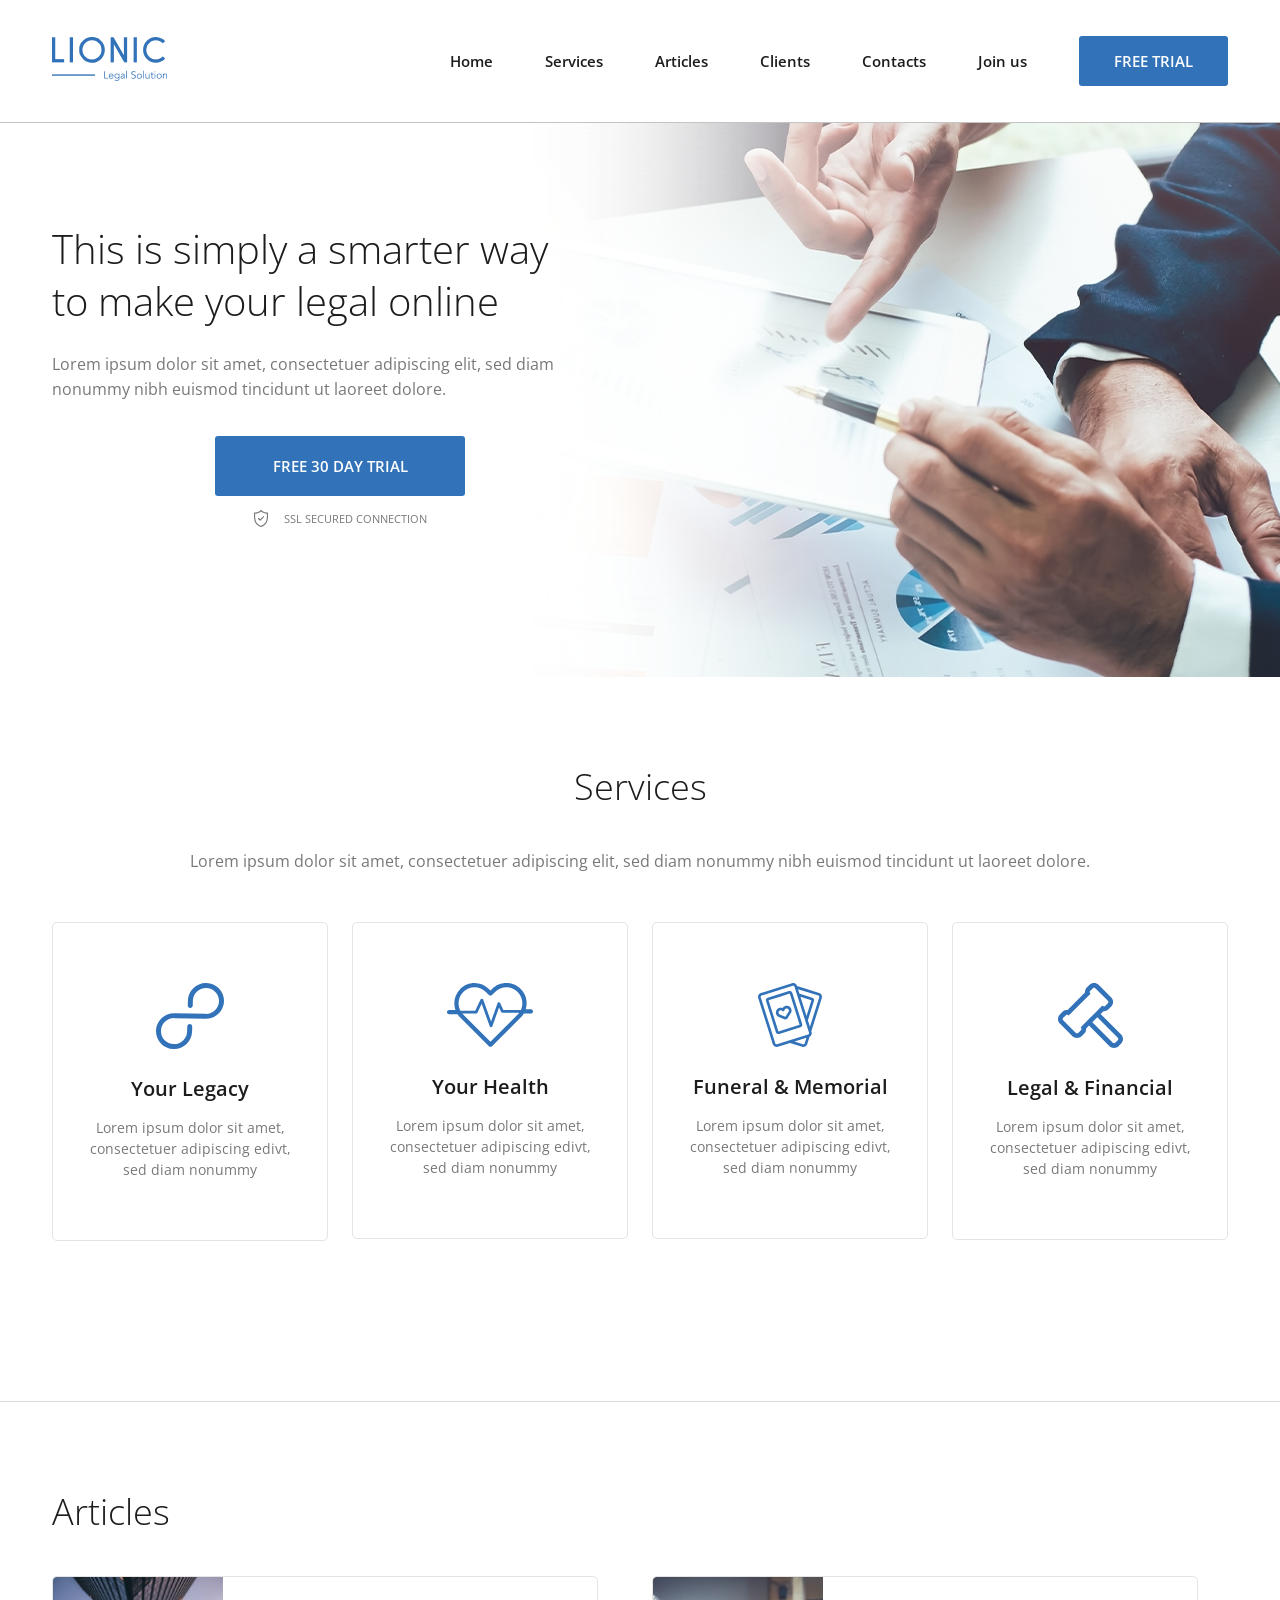
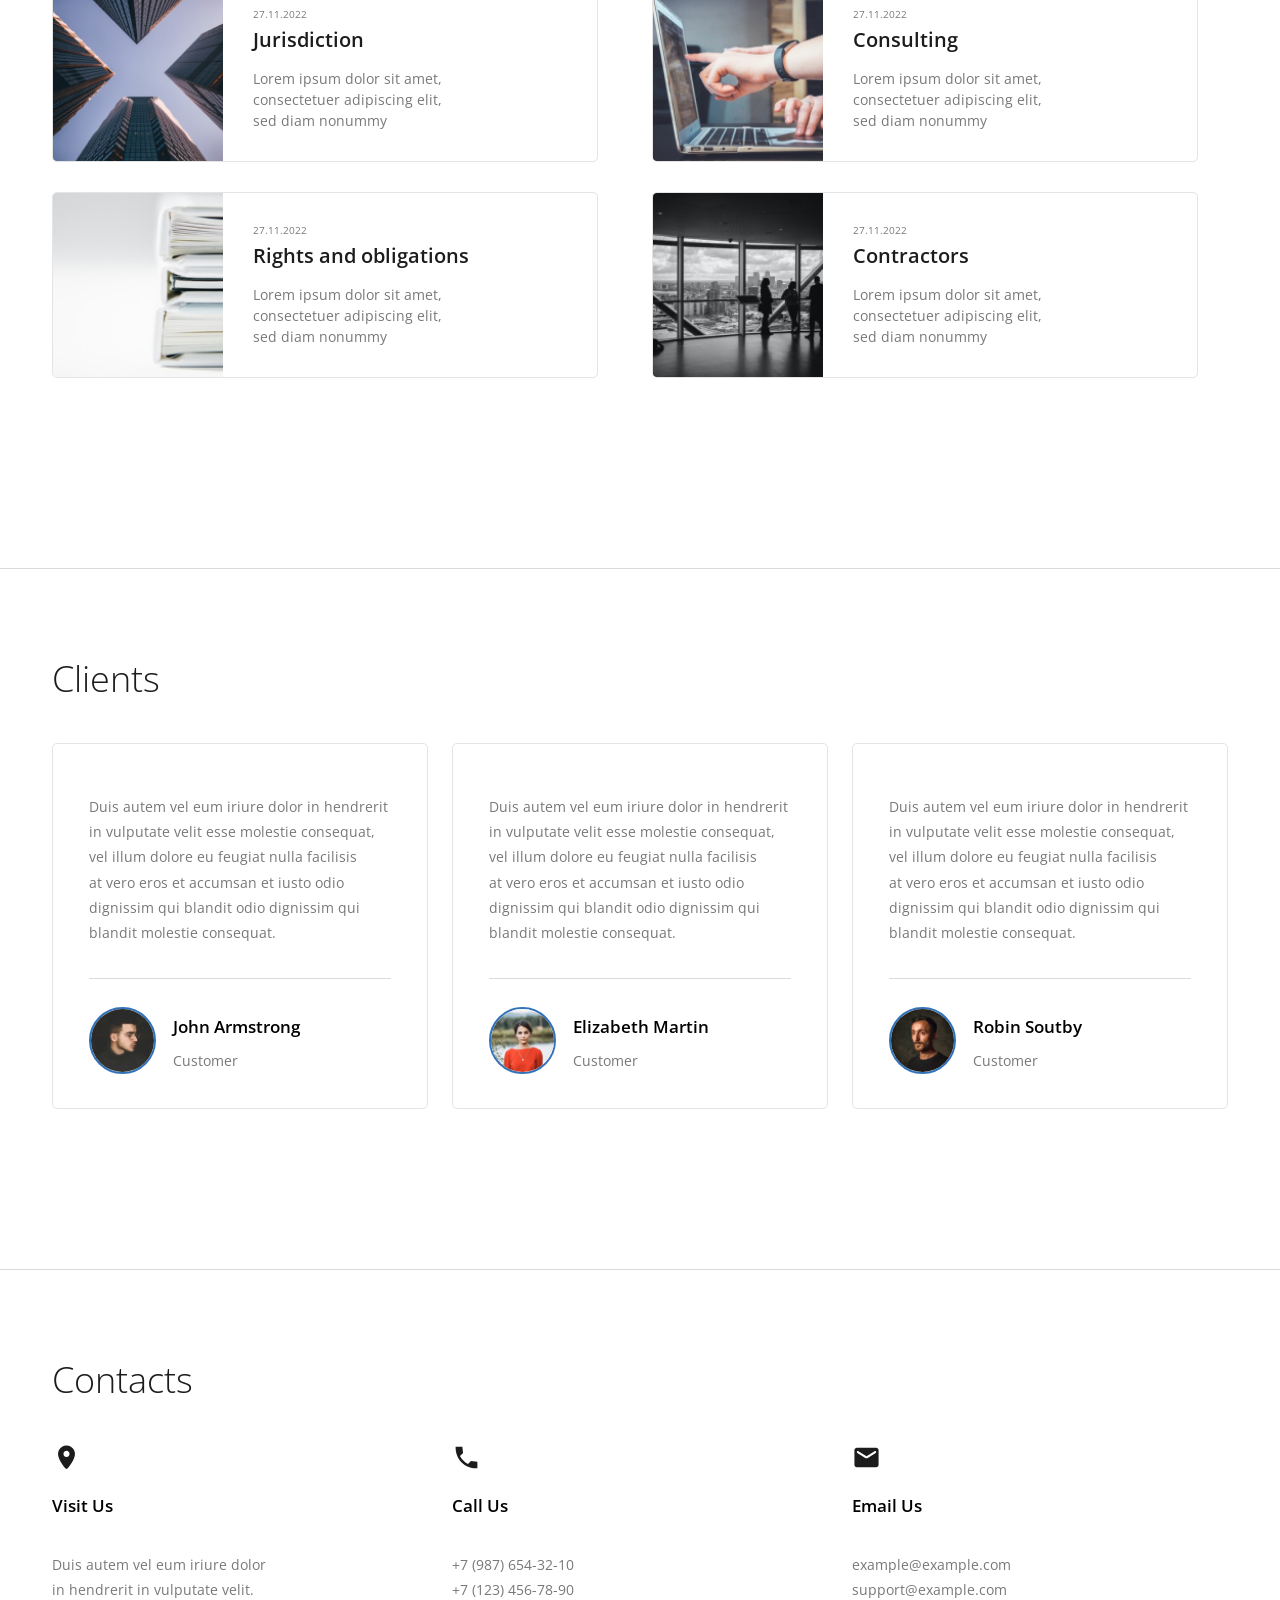
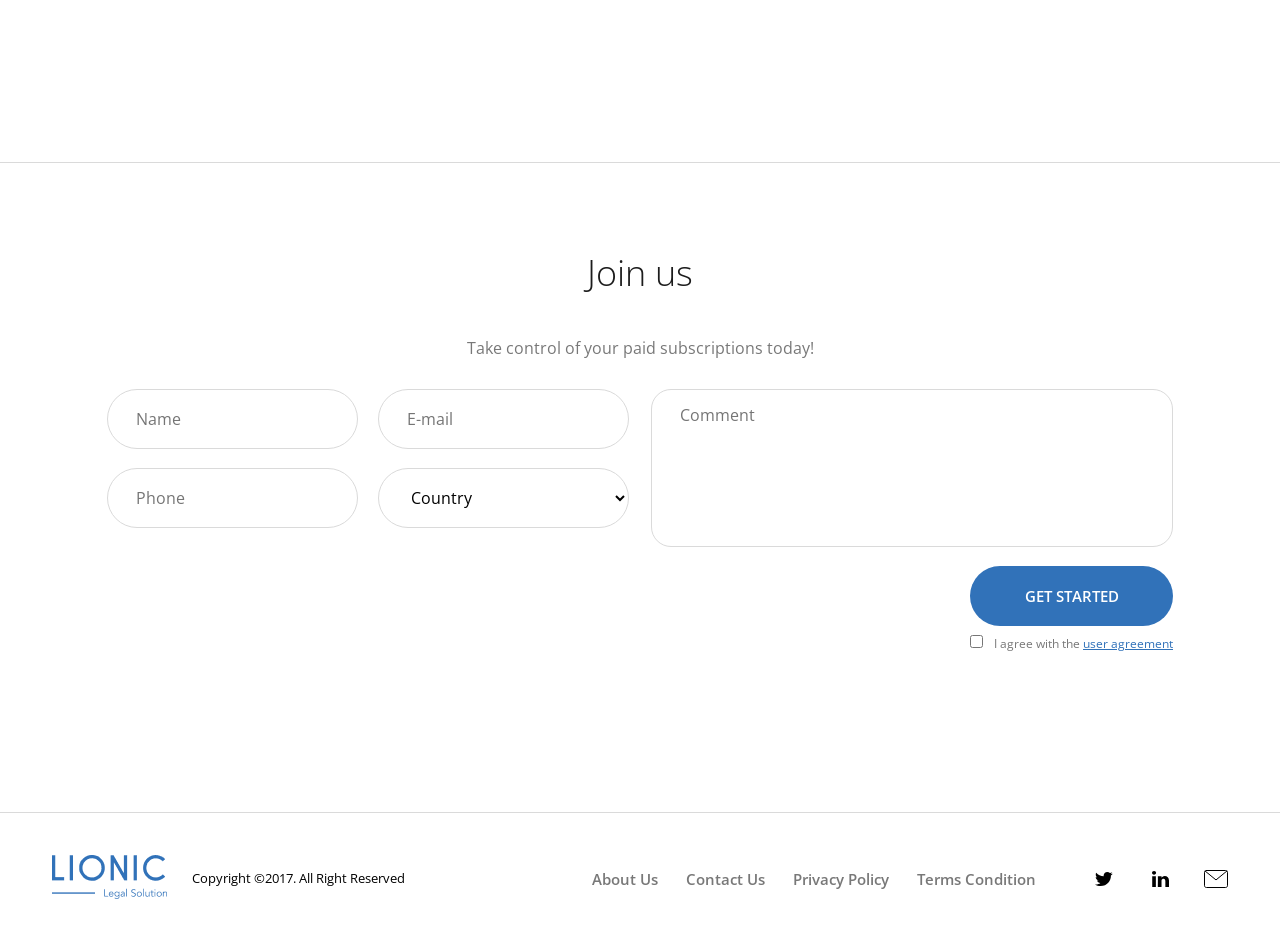
<file: index.html>
<!DOCTYPE html>
<html lang="en">

<head>
  <meta charset="UTF-8">
  <meta http-equiv="X-UA-Compatible" content="IE=edge">
  <meta name="viewport" content="width=device-width, initial-scale=1.0">
  <title>Lionic</title>
  <link rel="stylesheet" href="css/normalize.css">
  <link rel="stylesheet" href="css/bootstrap-grid.min.css">
  <link rel="stylesheet" href="css/style.css">
  <link rel="stylesheet" href="css/media.css">
</head>

<body>
  <header class="header" id="home">
    <div class="container header__container flex">
      <a href="#" class="header__logo">
        <img src="img/logo.png" alt="" class="header__logo-image">
      </a>
      <nav class="nav header__nav" title="Главное меню">
        <ul class="nav__list list-reset flex">
          <li class="nav__item">
            <a href="#home" class="nav__link">
              Home
            </a>
          </li>
          <li class="nav__item">
            <a href="#services" class="nav__link">
              Services
            </a>
          </li>
          <li class="nav__item">
            <a href="#articles" class="nav__link">
              Articles
            </a>
          </li>
          <li class="nav__item">
            <a href="#clients" class="nav__link">
              Clients
            </a>
          </li>
          <li class="nav__item">
            <a href="#contacts" class="nav__link">
              Contacts
            </a>
          </li>
          <li class="nav__item">
            <a href="#join" class="nav__link">
              Join&nbsp;us
            </a>
          </li>
        </ul>
      </nav>
      <button class="header__btn btn-reset btn ">
        free trial
      </button>
      <button class="btn-reset burger">
        <span class="burger__line"></span>
        <span class="burger__line"></span>
        <span class="burger__line"></span>
      </button>
    </div>
  </header>
  <main class="main">
    <section class="site-section hero">
      <div class="container">
        <div class="row">
          <div class="col-6 hero__content">
            <h1 class="hero__title">
              This is&nbsp;simply a&nbsp;smarter way to&nbsp;make your legal online
            </h1>
            <p class="hero__descr">
              Lorem ipsum dolor sit amet, consectetuer adipiscing elit, sed diam nonummy nibh euismod tincidunt
              ut&nbsp;laoreet dolore.
            </p>
            <div class="hero__wrapper flex">
              <button class="btn btn-reset hero__btn">
                free 30&nbsp;day trial
              </button>
              <span class="hero__secure">
                ssl secured connection
              </span>
            </div>
          </div>
        </div>


      </div>
    </section>
    <section id="services" class="section-offset site-section services">
      <div class="container">
        <h2 class="section-title services__title">
          Services
        </h2>
        <p class="section-descr services__descr">
          Lorem ipsum dolor sit amet, consectetuer adipiscing elit, sed diam nonummy nibh euismod tincidunt
          ut&nbsp;laoreet dolore.
        </p>
        <div class="row ">
          <div class="col-lg-3 col-md-6 col-sm-12">
            <div class="services-item flex">
              <svg class="services-item__icon" width="68" height="66" viewBox="0 0 68 66" fill="none"
                xmlns="http://www.w3.org/2000/svg">
                <path
                  d="M50.393 0.00398661C40.438 -0.212013 32.146 7.63799 31.9 17.512L31.776 22.483C31.742 23.839 32.833 24.973 34.2 25.003C35.567 25.032 36.713 23.947 36.746 22.591L36.871 17.62C37.049 10.471 43.062 4.77799 50.271 4.93399C57.478 5.09099 63.201 11.038 63.023 18.187C62.844 25.335 56.831 31.029 49.623 30.872L18.5 30.197C8.54499 29.981 0.252987 37.831 0.00698678 47.705C-0.240013 57.579 7.65099 65.78 17.607 65.995C27.562 66.211 35.854 58.362 36.1 48.488L36.223 43.572C36.257 42.215 35.166 41.082 33.799 41.052C32.432 41.022 31.286 42.108 31.252 43.464L31.129 48.38C30.951 55.529 24.938 61.222 17.729 61.066C10.522 60.909 4.79899 54.962 4.97699 47.813C5.15599 40.664 11.169 34.971 18.377 35.127L49.5 35.802C59.456 36.018 67.747 28.169 67.994 18.295C68.24 8.41999 60.349 0.219987 50.394 0.00498661L50.393 0.00398661Z"
                  fill="none" />
              </svg>

              <h3 class="services-item__title">
                Your Legacy
              </h3>
              <p class="services-item__descr">
                Lorem ipsum dolor sit amet, consectetuer adipiscing edivt, sed diam nonummy
              </p>
            </div>

          </div>
          <div class="col-lg-3 col-md-6 col-sm-12">
            <div class="services-item flex">
              <svg class="services-item__icon" width="86" height="64" viewBox="0 0 86 64" fill="none"
                xmlns="http://www.w3.org/2000/svg">
                <path
                  d="M79.622 20.272C79.622 22.336 79.316 24.352 78.726 26.27H83.868C85.045 26.27 86 27.227 86 28.406C86 29.586 85.045 30.541 83.868 30.541H77.47C77.268 30.541 77.073 30.513 76.888 30.461C76.0053 31.9743 74.9311 33.3675 73.692 34.606L44.972 63.374C44.7741 63.5725 44.539 63.73 44.2802 63.8375C44.0213 63.9449 43.7438 64.0002 43.4635 64.0002C43.1832 64.0002 42.9057 63.9449 42.6468 63.8375C42.388 63.73 42.1529 63.5725 41.955 63.374L13.233 34.606C12.1963 33.5688 11.2752 32.422 10.486 31.186C10.315 31.23 10.136 31.254 9.95 31.254H2.132C1.85176 31.2537 1.57431 31.1983 1.31551 31.0908C1.0567 30.9833 0.821595 30.8259 0.623621 30.6276C0.425646 30.4292 0.268677 30.1938 0.161676 29.9348C0.0546755 29.6758 -0.000261829 29.3983 9.38171e-07 29.118C9.38171e-07 27.938 0.955001 26.982 2.132 26.982H8.447C5.965 19.861 7.56 11.618 13.233 5.93801C15.1066 4.05015 17.3363 2.55313 19.793 1.5338C22.2497 0.514473 24.8843 -0.00687342 27.544 1.15198e-05C32.95 1.15198e-05 38.034 2.10901 41.856 5.93801L43.463 7.54701L45.07 5.93701C46.9438 4.04921 49.1737 2.55231 51.6306 1.53315C54.0874 0.513987 56.7222 -0.0071368 59.382 1.15198e-05C62.0417 -0.00681806 64.6763 0.514553 67.133 1.53388C69.5896 2.55321 71.8194 4.0502 73.693 5.93801C75.5791 7.8172 77.0741 10.0515 78.0918 12.5117C79.1094 14.972 79.6295 17.6096 79.622 20.272ZM70.678 8.95701C69.1987 7.46697 67.4383 6.28548 65.4989 5.48108C63.5595 4.67667 61.4796 4.26536 59.38 4.27101C57.2807 4.26563 55.2012 4.67706 53.2622 5.48146C51.3231 6.28586 49.563 7.46721 48.084 8.95701L44.969 12.077C44.7713 12.2754 44.5364 12.4329 44.2777 12.5403C44.019 12.6478 43.7416 12.7031 43.4615 12.7031C43.1814 12.7031 42.904 12.6478 42.6453 12.5403C42.3866 12.4329 42.1517 12.2754 41.954 12.077L38.84 8.95701C37.3608 7.46718 35.6005 6.28582 33.6613 5.48142C31.7221 4.67703 29.6424 4.26561 27.543 4.27101C25.4437 4.26546 23.3642 4.67682 21.4251 5.48123C19.486 6.28564 17.7259 7.46708 16.247 8.95701C11.173 14.04 10.232 21.718 13.425 27.763H28.236L33.538 16.479C33.783 15.959 34.277 15.634 34.891 15.663C35.1717 15.6764 35.4421 15.7726 35.6681 15.9396C35.8942 16.1065 36.0657 16.3367 36.161 16.601L44.051 38.487L50.542 20.168C50.6364 19.9007 50.8086 19.6678 51.0365 19.4992C51.2643 19.3306 51.5374 19.2341 51.8206 19.2221C52.1038 19.21 52.3842 19.283 52.6255 19.4316C52.8669 19.5802 53.0583 19.7977 53.175 20.056L56.351 27.051H73.852C76.612 21.125 75.554 13.842 70.677 8.95701H70.678ZM16.248 31.586L43.463 58.844L70.678 31.586C71.2253 31.038 71.7323 30.4512 72.195 29.83H55.736C55.179 29.83 54.373 29.573 54.143 29.064L52.046 24.444L45.404 43.189C45.204 43.755 44.67 44.135 44.069 44.136H44.066C43.466 44.136 42.933 43.76 42.729 43.196L34.653 20.798L30.426 29.794C30.192 30.292 29.99 30.541 29.439 30.541H15.293C15.593 30.901 15.912 31.249 16.248 31.586Z"
                  fill="none" />
              </svg>

              <h3 class="services-item__title">
                Your Health
              </h3>
              <p class="services-item__descr">
                Lorem ipsum dolor sit amet, consectetuer adipiscing edivt, sed diam nonummy
              </p>
            </div>

          </div>
          <div class="col-lg-3 col-md-6 col-sm-12">
            <div class="services-item flex">
              <svg class="services-item__icon" width="64" height="64" viewBox="0 0 64 64" fill="none"
                xmlns="http://www.w3.org/2000/svg">
                <path
                  d="M63.8101 15.073L53.3321 48.146L53.5791 48.926C53.7393 49.4264 53.7986 49.9537 53.7536 50.4772C53.7086 51.0008 53.5603 51.5102 53.3171 51.976C52.9241 52.732 52.3171 53.329 51.5701 53.704L51.5611 53.737L49.1941 61.207C48.8722 62.2171 48.1632 63.0585 47.2223 63.5469C46.2815 64.0354 45.1853 64.131 44.1741 63.813L32.0001 59.957L19.8261 63.813C18.8148 64.131 17.7187 64.0354 16.7778 63.5469C15.8369 63.0585 15.1279 62.2171 14.8061 61.207L0.188058 15.074C0.0280711 14.5735 -0.0310613 14.0462 0.0140824 13.5227C0.0592262 12.9991 0.20775 12.4897 0.451058 12.024C0.69167 11.5566 1.02267 11.1416 1.42487 10.8031C1.82706 10.4646 2.29245 10.2093 2.79406 10.052L33.9431 0.187C34.9542 -0.131631 36.0504 -0.0363451 36.9915 0.451969C37.9325 0.940283 38.6415 1.78178 38.9631 2.792L39.0401 3.034C39.0491 3.036 39.0581 3.037 39.0661 3.04L61.2061 10.053C61.7073 10.2103 62.1723 10.4654 62.5743 10.8035C62.9763 11.1417 63.3073 11.5561 63.5481 12.023C64.0401 12.973 64.1331 14.055 63.8101 15.073ZM48.4441 54.75L36.4161 58.559L44.9781 61.271C45.3153 61.3777 45.6811 61.3463 45.9951 61.1835C46.3092 61.0208 46.5458 60.7401 46.6531 60.403L48.4441 54.75ZM51.0371 49.732L36.4211 3.598C36.3142 3.26106 36.078 2.98029 35.7644 2.81736C35.4507 2.65442 35.0852 2.62264 34.7481 2.729L3.60006 12.595C3.26006 12.702 2.98306 12.935 2.81906 13.252C2.73787 13.4073 2.68829 13.5771 2.67319 13.7517C2.65808 13.9263 2.67775 14.1021 2.73106 14.269L17.3471 60.402C17.5691 61.103 18.3201 61.492 19.0211 61.271L31.5611 57.299C31.5891 57.289 31.6171 57.279 31.6461 57.272L50.1691 51.405C50.5091 51.298 50.7861 51.065 50.9491 50.748C51.1141 50.432 51.1451 50.071 51.0371 49.731V49.732ZM48.4971 32.885L53.4461 17.265L42.4451 13.781L48.4971 32.885ZM61.1801 13.25C61.0998 13.0945 60.9896 12.9565 60.8557 12.8439C60.7218 12.7313 60.567 12.6464 60.4001 12.594L40.0231 6.14L41.4691 10.701C41.5571 10.711 41.6451 10.729 41.7321 10.757L54.2501 14.722C54.5841 14.8269 54.894 14.9969 55.1619 15.2223C55.4299 15.4477 55.6505 15.7239 55.8111 16.035C55.9734 16.3456 56.0726 16.6852 56.1028 17.0344C56.133 17.3835 56.0937 17.7352 55.9871 18.069L49.8951 37.297L51.9331 43.731L61.2681 14.267C61.3751 13.927 61.3441 13.567 61.1801 13.25ZM30.9401 23.336C31.5152 23.6323 32.0259 24.0398 32.4425 24.5349C32.8591 25.0299 33.1733 25.6027 33.3671 26.22C33.5725 26.8654 33.633 27.5483 33.5443 28.2198C33.4557 28.8913 33.22 29.535 32.8541 30.105L29.6411 35.126C29.3916 35.5142 29.0489 35.8336 28.6441 36.0552C28.2393 36.2767 27.7855 36.3932 27.3241 36.394C26.9701 36.394 26.6161 36.326 26.2841 36.19L20.7651 33.936C20.1378 33.6806 19.5745 33.29 19.1154 32.792C18.6563 32.2941 18.3127 31.701 18.1091 31.055C17.9119 30.4388 17.8389 29.7897 17.8943 29.1451C17.9498 28.5006 18.1326 27.8734 18.4321 27.3C18.7284 26.7249 19.1359 26.2142 19.631 25.7976C20.126 25.3811 20.6988 25.0668 21.3161 24.873C22.3839 24.5378 23.5338 24.5745 24.5781 24.977C25.1998 24.0462 26.1189 23.3539 27.1851 23.013C27.8013 22.8161 28.4504 22.7433 29.0949 22.7987C29.7394 22.8541 30.3665 23.0368 30.9401 23.336ZM30.8251 27.025C30.7361 26.742 30.5919 26.4795 30.4009 26.2526C30.2098 26.0257 29.9757 25.8389 29.7121 25.703C29.4491 25.5656 29.1615 25.4818 28.8659 25.4564C28.5703 25.431 28.2726 25.4645 27.9901 25.555C27.6178 25.6716 27.2823 25.8833 27.0168 26.1692C26.7513 26.455 26.565 26.8051 26.4761 27.185C26.4221 27.4083 26.3114 27.6139 26.1547 27.7819C25.998 27.9499 25.8006 28.0747 25.5816 28.1441C25.3626 28.2135 25.1294 28.2251 24.9045 28.178C24.6797 28.1309 24.4708 28.0265 24.2981 27.875C24.0064 27.6158 23.6523 27.4371 23.2705 27.3565C22.8888 27.2758 22.4926 27.296 22.1211 27.415C21.838 27.5042 21.5755 27.6487 21.3488 27.8401C21.122 28.0315 20.9355 28.266 20.8001 28.53C20.6627 28.793 20.5789 29.0806 20.5535 29.3762C20.5281 29.6718 20.5616 29.9694 20.6521 30.252C20.8271 30.805 21.2371 31.249 21.7751 31.469L27.2931 33.723C27.3114 33.731 27.3322 33.7317 27.3511 33.725C27.3696 33.7194 27.3856 33.7074 27.3961 33.691L30.6091 28.669C30.9231 28.179 31.0021 27.581 30.8261 27.027L30.8251 27.025ZM44.1721 40.932C44.2788 41.2656 44.3183 41.6171 44.2882 41.966C44.2582 42.315 44.1592 42.6545 43.9971 42.965C43.8365 43.2764 43.6158 43.5529 43.3477 43.7785C43.0796 44.004 42.7694 44.1742 42.4351 44.279L21.2401 50.994C20.5659 51.2062 19.835 51.1426 19.2077 50.817C18.5803 50.4914 18.1076 49.9305 17.8931 49.257L8.01306 18.07C7.90624 17.7362 7.8667 17.3846 7.89674 17.0355C7.92678 16.6863 8.0258 16.3466 8.18806 16.036C8.34862 15.7249 8.56923 15.4487 8.83717 15.2233C9.1051 14.9979 9.41503 14.8279 9.74906 14.723L30.9451 8.009C31.6194 7.79619 32.3506 7.85955 32.9782 8.18519C33.6059 8.51083 34.0788 9.07215 34.2931 9.746L44.1721 40.932ZM41.6301 41.737L31.7501 10.551L21.9781 13.645L10.5531 17.264L20.4331 48.45L41.6301 41.737Z"
                  fill="none" />
              </svg>

              <h3 class="services-item__title">
                Funeral &amp;&nbsp;Memorial
              </h3>
              <p class="services-item__descr">
                Lorem ipsum dolor sit amet, consectetuer adipiscing edivt, sed diam nonummy
              </p>
            </div>

          </div>
          <div class="col-lg-3 col-md-6">
            <div class="services-item flex">
              <svg class="services-item__icon" width="65" height="65" viewBox="0 0 65 65" fill="none"
                xmlns="http://www.w3.org/2000/svg">
                <path
                  d="M63.131 51.506C64.3269 52.7045 64.9985 54.3285 64.9985 56.0215C64.9985 57.7146 64.3269 59.3385 63.131 60.537L60.54 63.13C59.9482 63.7249 59.2442 64.1965 58.4689 64.5175C57.6935 64.8385 56.8622 65.0025 56.023 65C55.184 65.0024 54.3529 64.8384 53.5777 64.5174C52.8025 64.1964 52.0987 63.7249 51.507 63.13L30.988 42.613L28.126 45.475C28.2028 46.397 28.077 47.3246 27.7574 48.1928C27.4378 49.061 26.9322 49.8488 26.276 50.501L23.55 53.227C22.9583 53.8218 22.2545 54.2934 21.4793 54.6143C20.7042 54.9353 19.873 55.0994 19.034 55.097C18.1952 55.0993 17.3642 54.9352 16.5892 54.6142C15.8142 54.2932 15.1106 53.8217 14.519 53.227L1.86503 40.575C0.66925 39.3767 -0.00231934 37.7529 -0.00231934 36.06C-0.00231934 34.3671 0.66925 32.7434 1.86503 31.545L4.59103 28.819C5.24326 28.1629 6.03107 27.6573 6.89928 27.3377C7.76748 27.0182 8.69507 26.8923 9.61703 26.969L26.97 9.61902C26.8953 8.69769 27.0219 7.77112 27.341 6.90358C27.6601 6.03605 28.1641 5.24832 28.818 4.59502L31.543 1.87002C32.1347 1.27539 32.8383 0.803958 33.6133 0.48298C34.3883 0.162003 35.2192 -0.00214761 36.058 2.1214e-05C37.764 2.1214e-05 39.368 0.664021 40.574 1.87002L53.227 14.522C54.4226 15.7205 55.094 17.3442 55.094 19.037C55.094 20.7298 54.4226 22.3536 53.227 23.552L50.502 26.278C49.8497 26.9342 49.0617 27.4398 48.1933 27.7594C47.3249 28.079 46.3972 28.2048 45.475 28.128L42.613 30.99L63.131 51.506ZM31.164 35.784L35.783 31.165L39.243 27.705L44.398 22.551L44.798 22.951C45.126 23.279 45.556 23.443 45.986 23.443C46.416 23.443 46.846 23.279 47.175 22.951L49.9 20.226C50.0561 20.07 50.1798 19.8848 50.2643 19.681C50.3487 19.4771 50.3922 19.2587 50.3922 19.038C50.3922 18.8174 50.3487 18.5989 50.2643 18.3951C50.1798 18.1912 50.0561 18.006 49.9 17.85L37.246 5.19702C37.0901 5.04084 36.905 4.91699 36.7011 4.83256C36.4972 4.74813 36.2787 4.70479 36.058 4.70502C35.628 4.70502 35.198 4.86902 34.87 5.19702L32.144 7.92202C31.9879 8.07804 31.864 8.26332 31.7794 8.46725C31.6949 8.67118 31.6514 8.88977 31.6514 9.11052C31.6514 9.33128 31.6949 9.54987 31.7794 9.7538C31.864 9.95773 31.9879 10.143 32.144 10.299L32.544 10.699L10.694 32.546L10.294 32.146C10.1381 31.9898 9.95296 31.866 9.74909 31.7816C9.54523 31.6971 9.32669 31.6538 9.10603 31.654C8.67603 31.654 8.24603 31.818 7.91803 32.146L5.19303 34.87C5.03701 35.026 4.91325 35.2112 4.82881 35.4151C4.74437 35.6189 4.70091 35.8374 4.70091 36.058C4.70091 36.2787 4.74437 36.4971 4.82881 36.701C4.91325 36.9048 5.03701 37.09 5.19303 37.246L17.846 49.9C18.174 50.228 18.604 50.392 19.034 50.392C19.464 50.392 19.894 50.228 20.223 49.9L22.948 47.175C23.1042 47.019 23.2281 46.8337 23.3126 46.6298C23.3971 46.4259 23.4407 46.2073 23.4407 45.9865C23.4407 45.7658 23.3971 45.5472 23.3126 45.3433C23.2281 45.1393 23.1042 44.954 22.948 44.798L22.548 44.398L27.703 39.244L31.164 35.784ZM59.804 54.834L39.285 34.317L34.315 39.287L54.835 59.803C55.162 60.131 55.593 60.295 56.023 60.295C56.453 60.295 56.883 60.131 57.211 59.803L59.804 57.21C59.9601 57.054 60.0838 56.8688 60.1683 56.665C60.2527 56.4611 60.2962 56.2427 60.2962 56.022C60.2962 55.8014 60.2527 55.5829 60.1683 55.3791C60.0838 55.1752 59.9601 54.99 59.804 54.834Z"
                  fill="none" />
              </svg>

              <h3 class="services-item__title">
                Legal &amp;&nbsp;Financial
              </h3>
              <p class="services-item__descr">
                Lorem ipsum dolor sit amet, consectetuer adipiscing edivt, sed diam nonummy
              </p>
            </div>

          </div>
        </div>
      </div>
    </section>
    <section id="articles" class="section-offset site-section articles">
      <div class="container">
        <h2 class="section-title articles__title">
          Articles
        </h2>
        <div class="row ">
          <div class="col-md-6">
            <div class="articles-item">
              <article class="blog-preview">
                <a href="#" class="blog-preview__link flex">
                  <img src="img/blog-photo-1.jpg" alt="blog photo 1" class="blog-preview__image">
                  <div class="blog-preview__text">
                    <time class="blog-preview__time" datetime="2022-11-27 01:30">27.11.2022</time>
                    <h3 class="blog-preview__title">
                      Jurisdiction
                    </h3>
                    <p class="blog-preview__descr">
                      Lorem ipsum dolor sit amet, consectetuer adipiscing elit, sed diam nonummy
                    </p>
                  </div>
                </a>
              </article>
            </div>

          </div>
          <div class="col-md-6">
            <div class="articles-item">
              <article class="blog-preview">
                <a href="#" class="blog-preview__link flex">
                  <img src="img/blog-photo-2.jpg" alt="blog photo 2" class="blog-preview__image">
                  <div class="blog-preview__text">
                    <time class="blog-preview__time" datetime="2022-11-27 01:30">27.11.2022</time>
                    <h3 class="blog-preview__title">
                      Consulting
                    </h3>
                    <p class="blog-preview__descr">
                      Lorem ipsum dolor sit amet, consectetuer adipiscing elit, sed diam nonummy
                    </p>
                  </div>
                </a>
              </article>
            </div>

          </div>
          <div class="col-md-6 ">
            <div class="articles-item">
              <article class="blog-preview">
                <a href="#" class="blog-preview__link flex">
                  <img src="img/blog-photo-3.jpg" alt="blog photo 3" class="blog-preview__image">
                  <div class="blog-preview__text">
                    <time class="blog-preview__time" datetime="2022-11-27 01:30">27.11.2022</time>
                    <h3 class="blog-preview__title">
                      Rights and obligations
                    </h3>
                    <p class="blog-preview__descr">
                      Lorem ipsum dolor sit amet, consectetuer adipiscing elit, sed diam nonummy
                    </p>
                  </div>
                </a>
              </article>
            </div>

          </div>
          <div class="col-md-6">
            <div class="articles-item">
              <article class="blog-preview">
                <a href="#" class="blog-preview__link flex">
                  <img src="img/blog-photo-4.jpg" alt="blog photo 4" class="blog-preview__image">
                  <div class="blog-preview__text">
                    <time class="blog-preview__time" datetime="2022-11-27 01:30">27.11.2022</time>
                    <h3 class="blog-preview__title">
                      Contractors
                    </h3>
                    <p class="blog-preview__descr">
                      Lorem ipsum dolor sit amet, consectetuer adipiscing elit, sed diam nonummy
                    </p>
                  </div>
                </a>
              </article>
            </div>

          </div>
        </div>
        <div class="articles-center">
          <button class="btn btn-reset articles-more">
            show more
          </button>
        </div>
      </div>
    </section>
    <section id="clients" class="section-offset site-section clients">
      <div class="container">
        <h2 class="section-title clients__title">
          Clients
        </h2>
        <div class="row ">
          <div class="col-md-4">
            <div class="clients-item flex">
              <p class="clients-item__descr">
                Duis autem vel eum iriure dolor in&nbsp;hendrerit in&nbsp;vulputate velit esse molestie consequat, vel
                illum dolore eu&nbsp;feugiat nulla facilisis at&nbsp;vero eros et&nbsp;accumsan et&nbsp;iusto odio
                dignissim qui blandit odio dignissim qui blandit molestie consequat.
              </p>
              <div class="clients__user flex">
                <div class="clients__avatar">
                  <img src="img/client-1.jpg" alt="" class="clients__image">
                </div>
                <div class="clients__text">
                  <div class="clients__name">John Armstrong</div>
                  <span class="clients__post">
                    Customer
                  </span>
                </div>
              </div>
            </div>

          </div>
          <div class="col-md-4 ">
            <div class="clients-item flex">
              <p class="clients-item__descr">
                Duis autem vel eum iriure dolor in&nbsp;hendrerit in&nbsp;vulputate velit esse molestie consequat, vel
                illum dolore eu&nbsp;feugiat nulla facilisis at&nbsp;vero eros et&nbsp;accumsan et&nbsp;iusto odio
                dignissim qui blandit odio dignissim qui blandit molestie consequat.
              </p>
              <div class="clients__user flex">
                <div class="clients__avatar">
                  <img src="img/client-2.jpg" alt="" class="clients__image">
                </div>
                <div class="clients__text">
                  <div class="clients__name">Elizabeth Martin</div>
                  <span class="clients__post">
                    Customer
                  </span>
                </div>
              </div>
            </div>


          </div>
          <div class="col-md-4 ">
            <div class="clients-item flex">
              <p class="clients-item__descr">
                Duis autem vel eum iriure dolor in&nbsp;hendrerit in&nbsp;vulputate velit esse molestie consequat, vel
                illum dolore eu&nbsp;feugiat nulla facilisis at&nbsp;vero eros et&nbsp;accumsan et&nbsp;iusto odio
                dignissim qui blandit odio dignissim qui blandit molestie consequat.
              </p>
              <div class="clients__user flex">
                <div class="clients__avatar">
                  <img src="img/client-3.jpg" alt="" class="clients__image">
                </div>
                <div class="clients__text">
                  <div class="clients__name">Robin Soutby</div>
                  <span class="clients__post">
                    Customer
                  </span>
                </div>
              </div>
            </div>

          </div>
        </div>
      </div>
    </section>
    <section id="contacts" class="section-offset site-section contacts">
      <div class="container">
        <h2 class="section-title contacts__title">
          Contacts
        </h2>
        <address class="contacts__address">
          <div class="row">
            <div class="col-4">
              <div class="contacts-item contacts-item_1 flex">
                <strong class="contacts-item__caption">
                  Visit Us
                </strong>
                <p class="contacts-item__text">
                  Duis autem vel eum iriure dolor in&nbsp;hendrerit in&nbsp;vulputate velit.
                </p>
              </div>

            </div>
            <div class="col-4">
              <div class="contacts-item contacts-item_2 flex">
                <strong class="contacts-item__caption">
                  Call Us
                </strong>
                <a href="tel:+79876543210" class="contacts-item__link">
                  +7 (987) 654-32-10
                </a>
                <a href="tel:+71234567890" class="contacts-item__link">
                  +7 (123) 456-78-90
                </a>
              </div>

            </div>
            <div class="col-4">
              <div class="contacts-item contacts-item_3 flex">
                <strong class="contacts-item__caption">
                  Email Us
                </strong>
                <a href="mailto:example@example.com" class="contacts-item__link">
                  example@example.com
                </a>
                <a href="mailto:support@example.com
                " class="contacts-item__link">
                  support@example.com
                </a>
              </div>

            </div>
          </div>
        </address>
      </div>
    </section>
    <section id="join" class="section-offset site-section join">
      <div class="container">
        <h2 class="section-title join__title">
          Join us
        </h2>
        <p class="section-descr join__descr">
          Take control of your paid subscriptions today!
        </p>
        <form action="https://jsonplaceholder.typicode.com/posts" method="post" class="form">
          <div class="form__top flex">
            <div class="form__left flex">
              <input class="form__input" type="text" name="name" placeholder="Name" id="name" required>
              <input class="form__input" type="email" name="email" placeholder="E-mail" id="email" required>
              <input class="form__input" type="tel" name="phone" placeholder="Phone" id="phone">
              <select class="form__select" name="country" id="country" required>
                <option class="form__option" value="Country" disabled selected>Country</option>
                <option class="form__option" value="U.S.A.">U.S.A.</option>
                <option class="form__option" value="Russia">Russia</option>
                <option class="form__option" value="France">France</option>
                <option class="form__option" value="United Kingdom">United Kingdom</option>
                <option class="form__option" value="Germany">Germany</option>
                <option class="form__option" value="Colombia">Colombia</option>
                <option class="form__option" value="Argentine">Argentine</option>
              </select>
            </div>
            <div class="form__right">
              <textarea class="form__textarea" name="comment" id="comment" placeholder="Comment" required></textarea>
            </div>
          </div>
          <div class="form__bottom flex">
            <div class="form__wrapper flex">
              <button class="btn btn-reset form__btn">
                get started
              </button>
              <label class="form__check" for="">
                <input class="form__checkbox" type="checkbox" name="confirm" id="confirm" required>
                I agree with the <a href="#" class="form__link">user agreement</a>
              </label>

            </div>
          </div>
        </form>

      </div>
    </section>
  </main>
  <footer class="footer">
    <div class="container footer__container flex">
      <div class="footer__left flex">
        <a href="#" class="footer__logo">
          <img src="img/logo.png" alt="Logo">
        </a>
        <small class="footer-copy">
          Copyright ©2017. All Right Reserved
        </small>
      </div>
      <div class="footer__right flex">
        <nav class="nav footer__nav" title="Второстепенное меню">
          <ul class="nav__list list-reset flex">
            <li class="nav__item">
              <a href="#" target="_blank" class="nav__link">About Us</a>
            </li>
            <li class="nav__item">
              <a href="#" target="_blank" class="nav__link">Contact Us</a>
            </li>
            <li class="nav__item">
              <a href="#" target="_blank" class="nav__link">Privacy Policy</a>
            </li>
            <li class="nav__item">
              <a href="#" target="_blank" class="nav__link">Terms Condition</a>
            </li>
          </ul>
        </nav>
        <ul class="social-list list-reset flex">
          <li class="social-list__item">
            <a href="#" class="social-list__link social-list__link_twitter flex">
              <svg class="social-list__icon" width="18" height="14" viewBox="0 0 18 14" fill="none"
                xmlns="http://www.w3.org/2000/svg">
                <path
                  d="M17.719 1.65632C17.0672 1.93749 16.3672 2.12756 15.6312 2.213C16.3824 1.77569 16.9578 1.08271 17.2295 0.257952C16.516 0.66998 15.7351 0.960048 14.9207 1.11556C14.258 0.428779 13.313 0 12.2675 0C10.2607 0 8.63311 1.58169 8.63311 3.53391C8.63311 3.81052 8.66516 4.08038 8.72676 4.33947C5.70575 4.19186 3.02744 2.78497 1.2347 0.647183C0.921659 1.16929 0.742478 1.77633 0.742478 2.42402C0.742478 3.64991 1.38427 4.73153 2.35946 5.36512C1.78217 5.34773 1.21754 5.19623 0.712779 4.9233V4.96795C0.712779 6.68033 1.96554 8.10817 3.6285 8.4329C3.32302 8.51427 3.00243 8.55679 2.67076 8.55679C2.43627 8.55679 2.20876 8.53521 1.98651 8.49457C2.44908 9.89809 3.7915 10.9197 5.38164 10.9486C4.13761 11.8967 2.57008 12.4619 0.867562 12.4619C0.574324 12.4619 0.284511 12.4449 0 12.4115C1.60887 13.4145 3.51914 14 5.57194 14C12.2576 14 15.914 8.61508 15.914 3.94522C15.914 3.79191 15.9105 3.63974 15.9029 3.48812C16.6153 2.98716 17.2303 2.36688 17.719 1.65632Z" />
              </svg>
            </a>
          </li>
          <li class="social-list__item">
            <a href="#" class="social-list__link social-list__link_linkedin flex">
              <svg class="social-list__icon" width="17" height="16" viewBox="0 0 17 16" fill="none"
                xmlns="http://www.w3.org/2000/svg">
                <path
                  d="M3.85973 15.999V5.20386H0.215035V15.999H3.85973ZM2.03785 3.72907C3.30882 3.72907 4.09994 2.90013 4.09994 1.86422C4.07626 0.804959 3.30887 -0.000976562 2.06197 -0.000976562C0.815269 -0.000976562 0 0.804975 0 1.86422C0 2.90018 0.790923 3.72907 2.01406 3.72907H2.03774H2.03785ZM5.87706 15.999H9.52175V9.97048C9.52175 9.64784 9.54543 9.32554 9.64168 9.0949C9.90516 8.45027 10.5049 7.78262 11.5117 7.78262C12.8305 7.78262 13.3582 8.77258 13.3582 10.2238V15.999H17.0026V9.8091C17.0026 6.49325 15.2045 4.95042 12.8065 4.95042C10.8404 4.95042 9.9771 6.03237 9.49751 6.76928H9.52184V5.20363H5.87714C5.92497 6.21659 5.87714 15.9988 5.87714 15.9988L5.87706 15.999Z" />
              </svg>
            </a>
          </li>
          <li class="social-list__item">
            <a href="#" class="social-list__link social-list__link_mail flex">
              <svg class="social-list__icon social-list__icon_mail" width="24" height="18" viewBox="0 0 24 18"
                fill="none" xmlns="http://www.w3.org/2000/svg">
                <path
                  d="M2.4 0.5H21.6C22.6747 0.5 23.5 1.31855 23.5 2.25V15.75C23.5 16.6814 22.6747 17.5 21.6 17.5H2.4C1.32525 17.5 0.5 16.6814 0.5 15.75V2.25C0.5 1.31855 1.32525 0.5 2.4 0.5Z"
                  stroke-linecap="round" stroke-linejoin="round" />
                <path d="M22.8478 1.0625L12 9.93794L1.15222 1.0625" stroke-linecap="round" stroke-linejoin="round" />
              </svg>
            </a>
          </li>
        </ul>
      </div>
    </div>
  </footer>
  <script src="js/main.js"></script>
</body>

</html>
</file>
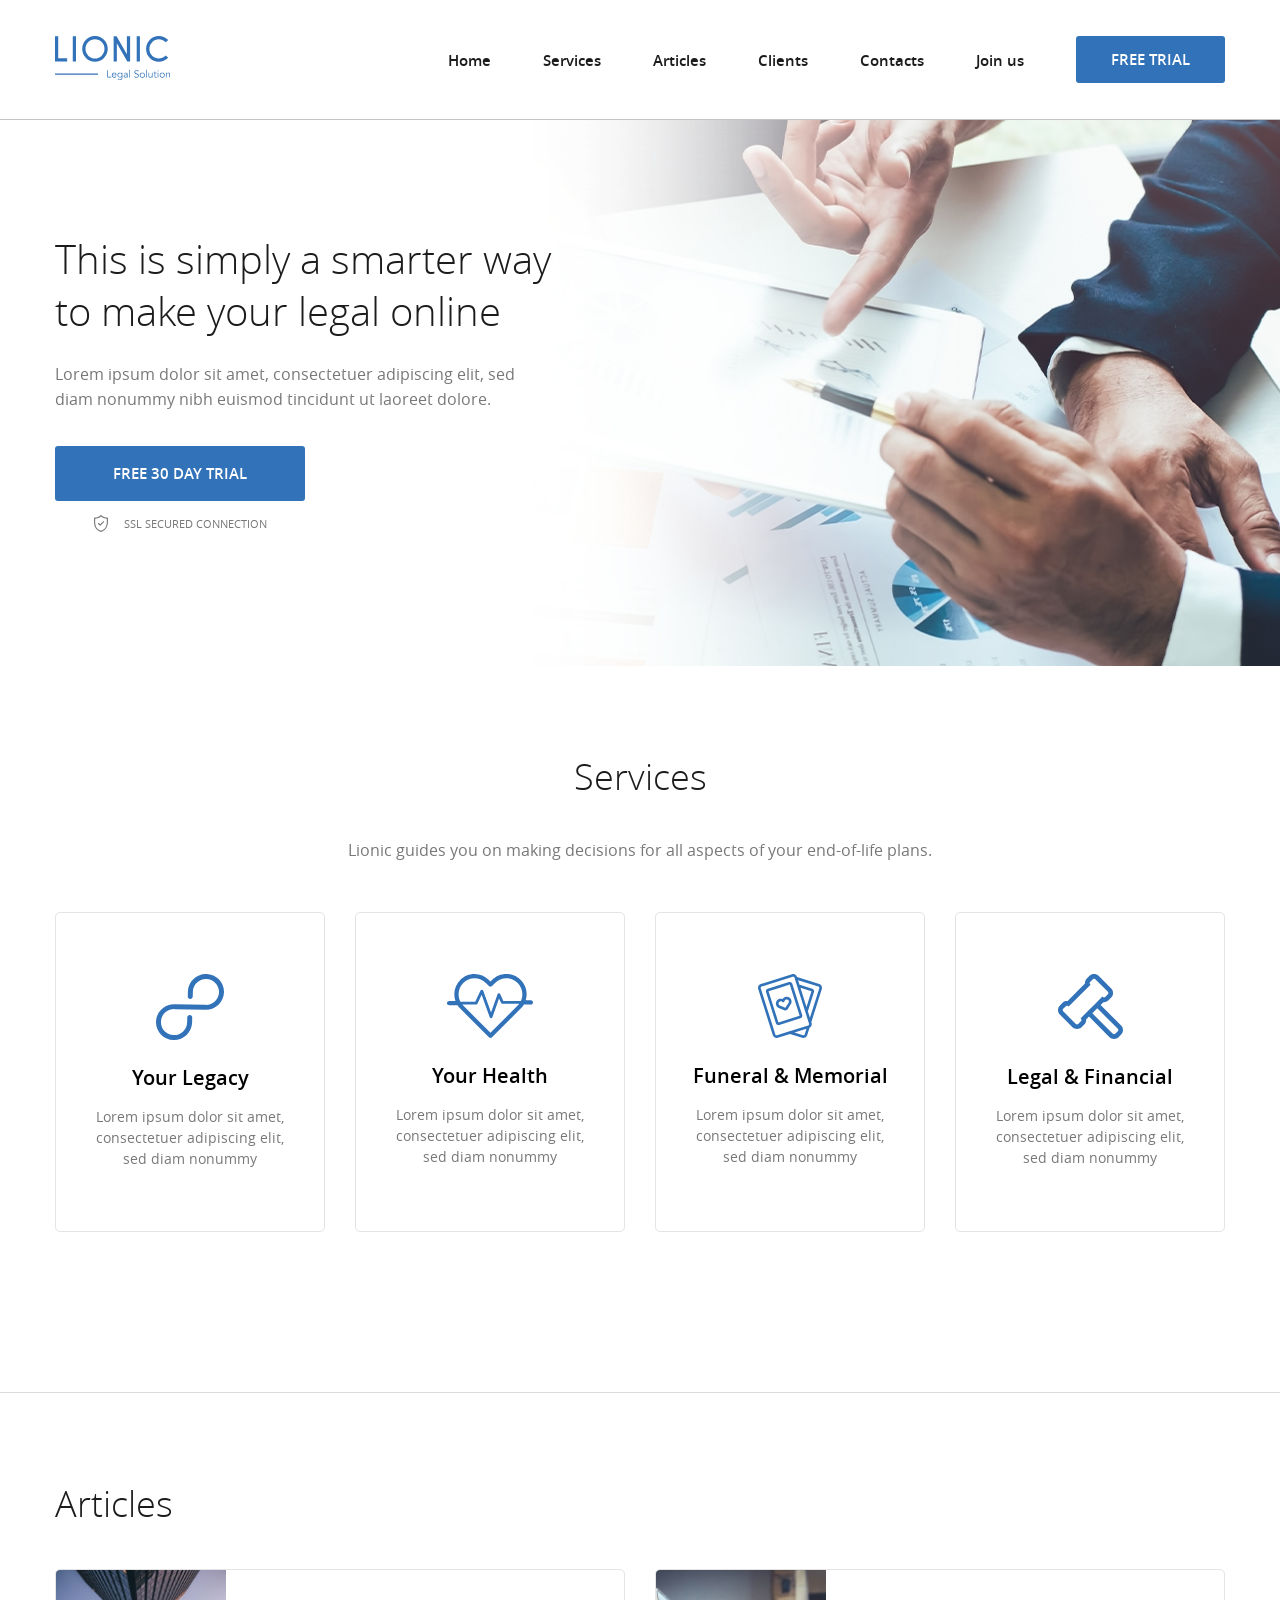
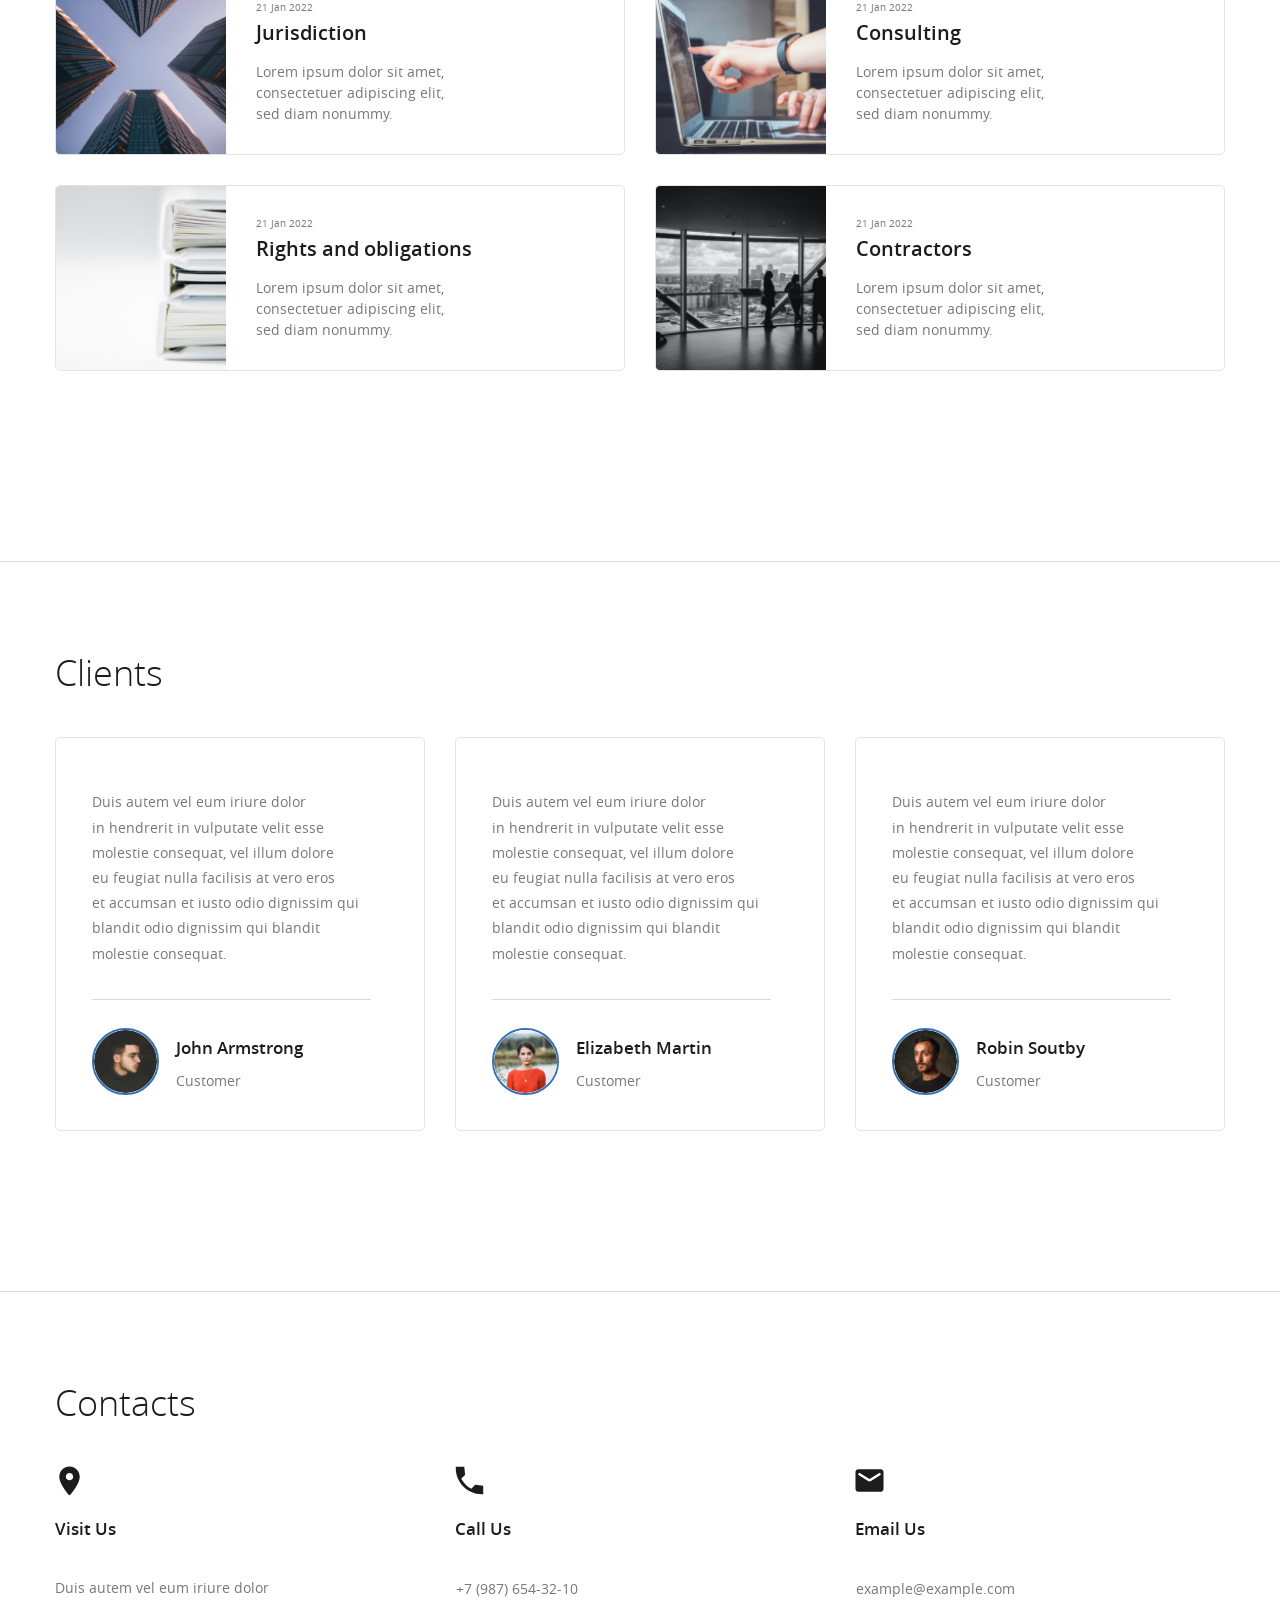
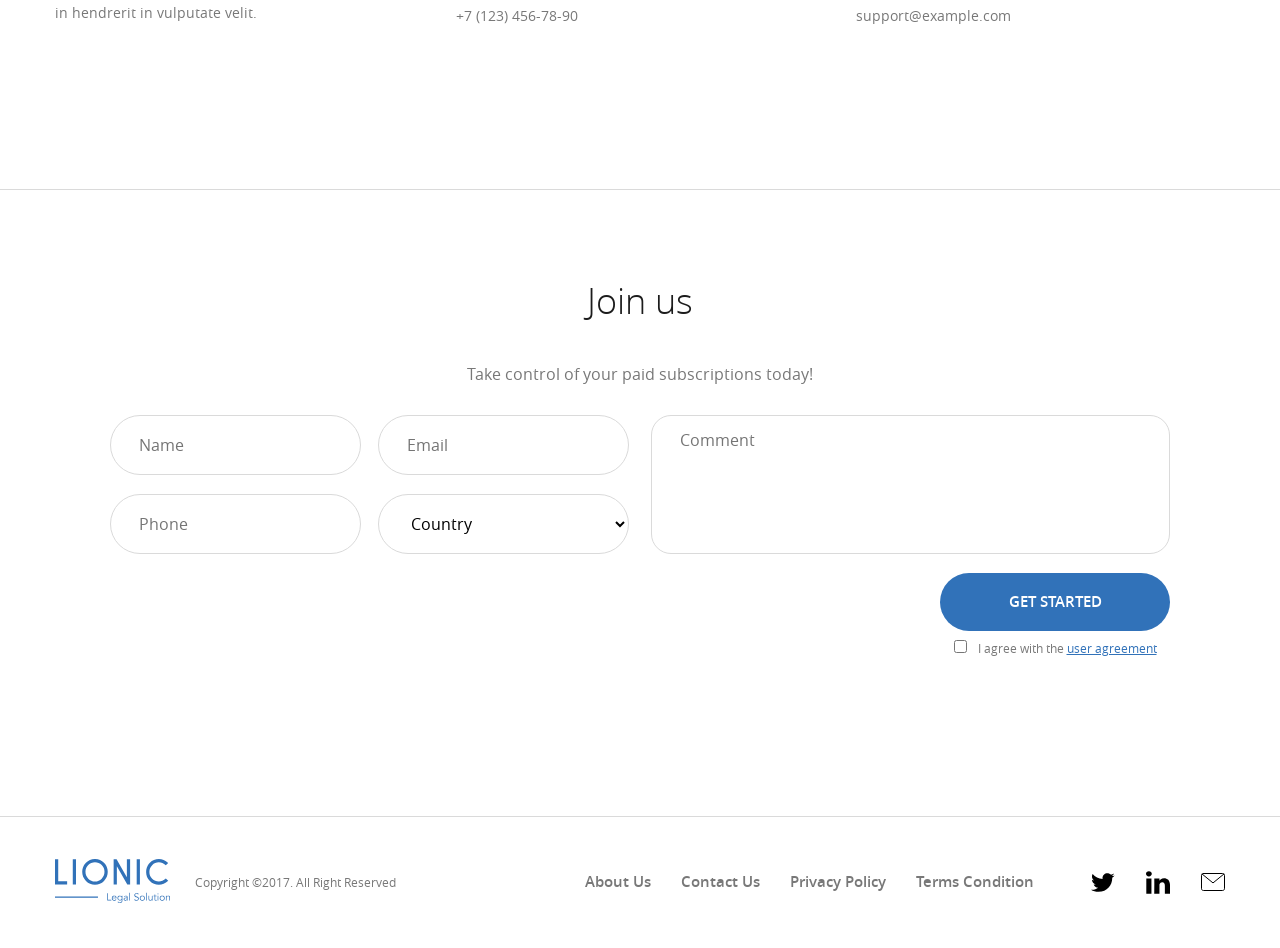
<file: Complete/index.html>
<!DOCTYPE html>
<html lang="en">

<head>
  <meta charset="UTF-8">
  <meta name="viewport" content="width=device-width, initial-scale=1.0">
  <title>Lionic</title>
  <link rel="stylesheet" href="css/normalize.css">
  <link rel="stylesheet" href="css/style.css">
</head>

<body>
  <header class="lionic-header">
    <div class="container flex lionic-header__container">
      <a href="#" class="lionic-header__logo">
        <img src="img/logo.svg" alt="Lionic" class="lionic-header__image">
      </a>
      <nav class="lionic-header__nav">
        <ul class="header-nav__list list-reset flex">
          <li class="header-nav__item">
            <a href="#hero" class="header-nav__link">
              Home
            </a>
          </li>
          <li class="header-nav__item">
            <a href="#services" class="header-nav__link">
              Services
            </a>
          </li>
          <li class="header-nav__item">
            <a href="#articles" class="header-nav__link">
              Articles
            </a>
          </li>
          <li class="header-nav__item">
            <a href="#clients" class="header-nav__link">
              Clients
            </a>
          </li>
          <li class="header-nav__item">
            <a href="#contacts" class="header-nav__link">
              Contacts
            </a>
          </li>
          <li class="header-nav__item">
            <a href="#join" class="header-nav__link">
              Join us
            </a>
          </li>
        </ul>
      </nav>
      <button class="btn-reset btn header-btn">
        Free Trial
      </button>
    </div>
    <!---End Container----->
  </header>
  <main class="lionic-main">
    <section id="hero" class="lionic-section section-hero">
      <div class="container">
        <div class="section-hero__content flex">
          <h1 class="section-hero__title">This is&nbsp;simply a&nbsp;smarter way to&nbsp;make your legal online</h1>
          <p class="section-hero__descrition">
            Lorem ipsum dolor sit amet, consectetuer adipiscing elit, sed diam nonummy nibh euismod tincidunt
            ut&nbsp;laoreet dolore.
          </p>
          <div class="section-hero__button-wrapper flex">
            <button class="btn-reset btn section-hero__btn">
              free 30&nbsp;day trial
            </button>
            <span class="section-hero__secure">
              SSL secured connection
            </span>
          </div>
        </div>
      </div>
    </section>
    <section id="services" class="lionic-section section-services section-offset">
      <div class="container">
        <h2 class="section-title section-services__title">Services</h2>
        <p class="section-description section-services__description">
          Lionic guides you on&nbsp;making decisions for all aspects of&nbsp;your end-of-life plans.
        </p>
        <ul class="services-list list-reset flex">
          <li class="services-list__item flex">
            <svg class="services-list__icon" width="68" height="66" viewbox="0 0 68 66" fill="none"
              xmlns="http://www.w3.org/2000/svg">
              <path
                d="M50.393 0.00398661C40.438 -0.212013 32.146 7.63799 31.9 17.512L31.776 22.483C31.742 23.839 32.833 24.973 34.2 25.003C35.567 25.032 36.713 23.947 36.746 22.591L36.871 17.62C37.049 10.471 43.062 4.77799 50.271 4.93399C57.478 5.09099 63.201 11.038 63.023 18.187C62.844 25.335 56.831 31.029 49.623 30.872L18.5 30.197C8.54499 29.981 0.252987 37.831 0.00698678 47.705C-0.240013 57.579 7.65099 65.78 17.607 65.995C27.562 66.211 35.854 58.362 36.1 48.488L36.223 43.572C36.257 42.215 35.166 41.082 33.799 41.052C32.432 41.022 31.286 42.108 31.252 43.464L31.129 48.38C30.951 55.529 24.938 61.222 17.729 61.066C10.522 60.909 4.79899 54.962 4.97699 47.813C5.15599 40.664 11.169 34.971 18.377 35.127L49.5 35.802C59.456 36.018 67.747 28.169 67.994 18.295C68.24 8.41999 60.349 0.219987 50.394 0.00498661L50.393 0.00398661Z"
                fill="#3172B9" />
            </svg>
            <a href="#" class="services-list__title-link">
              <h3 class="services-list__title">Your Legacy</h3>
            </a>
            <p class="services-list__text">
              Lorem ipsum dolor sit amet, consectetuer adipiscing elit, sed diam nonummy
            </p>
          </li>
          <li class="services-list__item flex">
            <svg class="services-list__icon" width="86" height="64" viewbox="0 0 86 64" fill="none"
              xmlns="http://www.w3.org/2000/svg">
              <path
                d="M79.622 20.272C79.622 22.336 79.316 24.352 78.726 26.27H83.868C85.045 26.27 86 27.227 86 28.406C86 29.586 85.045 30.541 83.868 30.541H77.47C77.268 30.541 77.073 30.513 76.888 30.461C76.0053 31.9743 74.9311 33.3675 73.692 34.606L44.972 63.374C44.7741 63.5725 44.539 63.73 44.2802 63.8375C44.0213 63.9449 43.7438 64.0002 43.4635 64.0002C43.1832 64.0002 42.9057 63.9449 42.6468 63.8375C42.388 63.73 42.1529 63.5725 41.955 63.374L13.233 34.606C12.1963 33.5688 11.2752 32.422 10.486 31.186C10.315 31.23 10.136 31.254 9.95 31.254H2.132C1.85176 31.2537 1.57431 31.1983 1.31551 31.0908C1.0567 30.9833 0.821595 30.8259 0.623621 30.6276C0.425646 30.4292 0.268677 30.1938 0.161676 29.9348C0.0546755 29.6758 -0.000261829 29.3983 9.38171e-07 29.118C9.38171e-07 27.938 0.955001 26.982 2.132 26.982H8.447C5.965 19.861 7.56 11.618 13.233 5.93801C15.1066 4.05015 17.3363 2.55313 19.793 1.5338C22.2497 0.514473 24.8843 -0.00687342 27.544 1.15198e-05C32.95 1.15198e-05 38.034 2.10901 41.856 5.93801L43.463 7.54701L45.07 5.93701C46.9438 4.04921 49.1737 2.55231 51.6306 1.53315C54.0874 0.513987 56.7222 -0.0071368 59.382 1.15198e-05C62.0417 -0.00681806 64.6763 0.514553 67.133 1.53388C69.5896 2.55321 71.8194 4.0502 73.693 5.93801C75.5791 7.8172 77.0741 10.0515 78.0918 12.5117C79.1094 14.972 79.6295 17.6096 79.622 20.272V20.272ZM70.678 8.95701C69.1987 7.46697 67.4383 6.28548 65.4989 5.48108C63.5595 4.67667 61.4796 4.26536 59.38 4.27101C57.2807 4.26563 55.2012 4.67706 53.2622 5.48146C51.3231 6.28586 49.563 7.46721 48.084 8.95701L44.969 12.077C44.7713 12.2754 44.5364 12.4329 44.2777 12.5403C44.019 12.6478 43.7416 12.7031 43.4615 12.7031C43.1814 12.7031 42.904 12.6478 42.6453 12.5403C42.3866 12.4329 42.1517 12.2754 41.954 12.077L38.84 8.95701C37.3608 7.46718 35.6005 6.28582 33.6613 5.48142C31.7221 4.67703 29.6424 4.26561 27.543 4.27101C25.4437 4.26546 23.3642 4.67682 21.4251 5.48123C19.486 6.28564 17.7259 7.46708 16.247 8.95701C11.173 14.04 10.232 21.718 13.425 27.763H28.236L33.538 16.479C33.783 15.959 34.277 15.634 34.891 15.663C35.1717 15.6764 35.4421 15.7726 35.6681 15.9396C35.8942 16.1065 36.0657 16.3367 36.161 16.601L44.051 38.487L50.542 20.168C50.6364 19.9007 50.8086 19.6678 51.0365 19.4992C51.2643 19.3306 51.5374 19.2341 51.8206 19.2221C52.1038 19.21 52.3842 19.283 52.6255 19.4316C52.8669 19.5802 53.0583 19.7977 53.175 20.056L56.351 27.051H73.852C76.612 21.125 75.554 13.842 70.677 8.95701H70.678ZM16.248 31.586L43.463 58.844L70.678 31.586C71.2253 31.038 71.7323 30.4512 72.195 29.83H55.736C55.179 29.83 54.373 29.573 54.143 29.064L52.046 24.444L45.404 43.189C45.204 43.755 44.67 44.135 44.069 44.136H44.066C43.466 44.136 42.933 43.76 42.729 43.196L34.653 20.798L30.426 29.794C30.192 30.292 29.99 30.541 29.439 30.541H15.293C15.593 30.901 15.912 31.249 16.248 31.586V31.586Z"
                fill="#3172B9" />
            </svg>
            <a href="#" class="services-list__title-link">
              <h3 class="services-list__title">Your Health</h3>
            </a>
            <p class="services-list__text">
              Lorem ipsum dolor sit amet, consectetuer adipiscing elit, sed diam nonummy
            </p>
          </li>
          <li class="services-list__item flex">
            <svg class="services-list__icon" width="64" height="64" viewbox="0 0 64 64" fill="none"
              xmlns="http://www.w3.org/2000/svg">
              <path
                d="M63.8101 15.073L53.3321 48.146L53.5791 48.926C53.7392 49.4265 53.7986 49.9537 53.7536 50.4772C53.7086 51.0008 53.5603 51.5102 53.3171 51.976C52.9241 52.732 52.3171 53.329 51.5701 53.704L51.5611 53.737L49.1941 61.207C48.8722 62.2171 48.1632 63.0585 47.2223 63.5469C46.2815 64.0354 45.1853 64.131 44.1741 63.813L32.0001 59.957L19.8261 63.813C18.8148 64.131 17.7187 64.0354 16.7778 63.5469C15.8369 63.0585 15.1279 62.2171 14.8061 61.207L0.188058 15.074C0.0280711 14.5735 -0.0310613 14.0462 0.0140824 13.5227C0.0592262 12.9991 0.20775 12.4898 0.451058 12.024C0.69167 11.5566 1.02267 11.1416 1.42487 10.8031C1.82706 10.4646 2.29245 10.2093 2.79406 10.052L33.9431 0.187C34.9542 -0.131631 36.0504 -0.0363451 36.9915 0.451969C37.9325 0.940283 38.6415 1.78178 38.9631 2.792L39.0401 3.034C39.0491 3.036 39.0581 3.037 39.0661 3.04L61.2061 10.053C61.7073 10.2103 62.1723 10.4654 62.5743 10.8035C62.9763 11.1417 63.3073 11.5561 63.5481 12.023C64.0401 12.973 64.1331 14.055 63.8101 15.073V15.073ZM48.4441 54.75L36.4161 58.559L44.9781 61.271C45.3153 61.3777 45.6811 61.3463 45.9951 61.1835C46.3092 61.0208 46.5458 60.7401 46.6531 60.403L48.4441 54.75ZM51.0371 49.732L36.4211 3.598C36.3142 3.26106 36.078 2.98029 35.7644 2.81736C35.4507 2.65442 35.0852 2.62264 34.7481 2.729L3.60006 12.595C3.26006 12.702 2.98306 12.935 2.81906 13.252C2.73787 13.4073 2.68829 13.5771 2.67319 13.7517C2.65808 13.9263 2.67775 14.1021 2.73106 14.269L17.3471 60.402C17.5691 61.103 18.3201 61.492 19.0211 61.271L31.5611 57.299C31.5891 57.289 31.6171 57.279 31.6461 57.272L50.1691 51.405C50.5091 51.298 50.7861 51.065 50.9491 50.748C51.1141 50.432 51.1451 50.071 51.0371 49.731V49.732ZM48.4971 32.885L53.4461 17.265L42.4451 13.781L48.4971 32.885ZM61.1801 13.25C61.0998 13.0945 60.9896 12.9565 60.8557 12.8439C60.7218 12.7313 60.567 12.6464 60.4001 12.594L40.0231 6.14L41.4691 10.701C41.5571 10.711 41.6451 10.729 41.7321 10.757L54.2501 14.722C54.5841 14.8269 54.894 14.9969 55.1619 15.2223C55.4299 15.4477 55.6505 15.7239 55.8111 16.035C55.9734 16.3456 56.0726 16.6852 56.1028 17.0344C56.133 17.3835 56.0937 17.7352 55.9871 18.069L49.8951 37.297L51.9331 43.731L61.2681 14.267C61.3751 13.927 61.3441 13.567 61.1801 13.25V13.25ZM30.9401 23.336C31.5152 23.6323 32.0259 24.0398 32.4425 24.5349C32.8591 25.0299 33.1733 25.6027 33.3671 26.22C33.5725 26.8654 33.633 27.5483 33.5443 28.2198C33.4557 28.8913 33.22 29.535 32.8541 30.105L29.6411 35.126C29.3916 35.5142 29.0489 35.8336 28.6441 36.0552C28.2393 36.2767 27.7855 36.3932 27.3241 36.394C26.9701 36.394 26.6161 36.326 26.2841 36.19L20.7651 33.936C20.1378 33.6806 19.5745 33.29 19.1154 32.792C18.6563 32.2941 18.3127 31.701 18.1091 31.055C17.9119 30.4388 17.8389 29.7897 17.8943 29.1451C17.9498 28.5006 18.1326 27.8734 18.4321 27.3C18.7284 26.7249 19.1359 26.2142 19.631 25.7976C20.126 25.3811 20.6988 25.0668 21.3161 24.873C22.3839 24.5378 23.5338 24.5745 24.5781 24.977C25.1998 24.0462 26.1189 23.3539 27.1851 23.013C27.8013 22.8161 28.4504 22.7433 29.0949 22.7987C29.7394 22.8541 30.3665 23.0368 30.9401 23.336V23.336ZM30.8251 27.025C30.7361 26.742 30.5919 26.4795 30.4009 26.2526C30.2098 26.0257 29.9757 25.8389 29.7121 25.703C29.4491 25.5656 29.1615 25.4818 28.8659 25.4564C28.5703 25.431 28.2726 25.4645 27.9901 25.555C27.6178 25.6716 27.2823 25.8833 27.0168 26.1692C26.7513 26.455 26.565 26.8051 26.4761 27.185C26.4221 27.4083 26.3114 27.6139 26.1547 27.7819C25.998 27.95 25.8006 28.0747 25.5816 28.1441C25.3626 28.2135 25.1294 28.2251 24.9045 28.178C24.6797 28.1309 24.4708 28.0265 24.2981 27.875C24.0064 27.6158 23.6523 27.4371 23.2705 27.3565C22.8888 27.2758 22.4926 27.296 22.1211 27.415C21.838 27.5042 21.5755 27.6487 21.3488 27.8401C21.122 28.0315 20.9355 28.266 20.8001 28.53C20.6627 28.793 20.5789 29.0806 20.5535 29.3762C20.5281 29.6718 20.5616 29.9694 20.6521 30.252C20.8271 30.805 21.2371 31.249 21.7751 31.469L27.2931 33.723C27.3114 33.731 27.3322 33.7317 27.3511 33.725C27.3696 33.7194 27.3856 33.7074 27.3961 33.691L30.6091 28.669C30.9231 28.179 31.0021 27.581 30.8261 27.027L30.8251 27.025ZM44.1721 40.932C44.2788 41.2656 44.3183 41.6171 44.2882 41.966C44.2582 42.315 44.1592 42.6545 43.9971 42.965C43.8365 43.2764 43.6158 43.5529 43.3477 43.7785C43.0796 44.004 42.7694 44.1742 42.4351 44.279L21.2401 50.994C20.5659 51.2062 19.835 51.1426 19.2077 50.817C18.5803 50.4914 18.1076 49.9305 17.8931 49.257L8.01306 18.07C7.90624 17.7362 7.8667 17.3846 7.89674 17.0355C7.92678 16.6863 8.0258 16.3466 8.18806 16.036C8.34862 15.7249 8.56923 15.4487 8.83717 15.2233C9.1051 14.9979 9.41503 14.8279 9.74906 14.723L30.9451 8.009C31.6194 7.79619 32.3506 7.85955 32.9782 8.18519C33.6059 8.51083 34.0788 9.07215 34.2931 9.746L44.1721 40.932ZM41.6301 41.737L31.7501 10.551L21.9781 13.645L10.5531 17.264L20.4331 48.45L41.6301 41.737Z"
                fill="#3172B9" />
            </svg>
            <a href="#" class="services-list__title-link">
              <h3 class="services-list__title">Funeral &amp;&nbsp;Memorial</h3>
            </a>
            <p class="services-list__text">
              Lorem ipsum dolor sit amet, consectetuer adipiscing elit, sed diam nonummy
            </p>
          </li>
          <li class="services-list__item flex">
            <svg class="services-list__icon" width="65" height="65" viewbox="0 0 65 65" fill="none"
              xmlns="http://www.w3.org/2000/svg">
              <path
                d="M63.131 51.506C64.3269 52.7045 64.9985 54.3285 64.9985 56.0215C64.9985 57.7146 64.3269 59.3385 63.131 60.537L60.54 63.13C59.9482 63.7249 59.2442 64.1965 58.4689 64.5175C57.6935 64.8385 56.8622 65.0025 56.023 65C55.184 65.0024 54.3529 64.8384 53.5777 64.5174C52.8025 64.1964 52.0987 63.7249 51.507 63.13L30.988 42.613L28.126 45.475C28.2028 46.397 28.077 47.3246 27.7574 48.1928C27.4378 49.061 26.9322 49.8488 26.276 50.501L23.55 53.227C22.9583 53.8218 22.2545 54.2933 21.4793 54.6143C20.7042 54.9353 19.873 55.0994 19.034 55.097C18.1952 55.0993 17.3642 54.9352 16.5892 54.6142C15.8142 54.2932 15.1106 53.8217 14.519 53.227L1.86503 40.575C0.66925 39.3767 -0.00231934 37.7529 -0.00231934 36.06C-0.00231934 34.3671 0.66925 32.7434 1.86503 31.545L4.59103 28.819C5.24326 28.1629 6.03107 27.6573 6.89928 27.3377C7.76748 27.0182 8.69507 26.8923 9.61703 26.969L26.97 9.61902C26.8953 8.69769 27.0219 7.77112 27.341 6.90358C27.6601 6.03605 28.1641 5.24832 28.818 4.59502L31.543 1.87002C32.1347 1.27539 32.8383 0.803958 33.6133 0.48298C34.3883 0.162003 35.2192 -0.00214761 36.058 2.1214e-05C37.764 2.1214e-05 39.368 0.664021 40.574 1.87002L53.227 14.522C54.4226 15.7205 55.094 17.3442 55.094 19.037C55.094 20.7298 54.4226 22.3536 53.227 23.552L50.502 26.278C49.8497 26.9342 49.0617 27.4398 48.1933 27.7594C47.3249 28.079 46.3972 28.2048 45.475 28.128L42.613 30.99L63.131 51.506ZM31.164 35.784L35.783 31.165L39.243 27.705L44.398 22.551L44.798 22.951C45.126 23.279 45.556 23.443 45.986 23.443C46.416 23.443 46.846 23.279 47.175 22.951L49.9 20.226C50.0561 20.07 50.1798 19.8848 50.2643 19.681C50.3487 19.4771 50.3922 19.2587 50.3922 19.038C50.3922 18.8174 50.3487 18.5989 50.2643 18.3951C50.1798 18.1912 50.0561 18.006 49.9 17.85L37.246 5.19702C37.0901 5.04085 36.905 4.91699 36.7011 4.83256C36.4972 4.74813 36.2787 4.70479 36.058 4.70502C35.628 4.70502 35.198 4.86902 34.87 5.19702L32.144 7.92202C31.9879 8.07804 31.864 8.26332 31.7794 8.46725C31.6949 8.67118 31.6514 8.88977 31.6514 9.11052C31.6514 9.33128 31.6949 9.54987 31.7794 9.7538C31.864 9.95773 31.9879 10.143 32.144 10.299L32.544 10.699L10.694 32.546L10.294 32.146C10.1381 31.9898 9.95296 31.866 9.74909 31.7816C9.54523 31.6971 9.32669 31.6538 9.10603 31.654C8.67603 31.654 8.24603 31.818 7.91803 32.146L5.19303 34.87C5.03701 35.026 4.91325 35.2112 4.82881 35.4151C4.74437 35.6189 4.70091 35.8374 4.70091 36.058C4.70091 36.2787 4.74437 36.4971 4.82881 36.701C4.91325 36.9048 5.03701 37.09 5.19303 37.246L17.846 49.9C18.174 50.228 18.604 50.392 19.034 50.392C19.464 50.392 19.894 50.228 20.223 49.9L22.948 47.175C23.1042 47.019 23.2281 46.8337 23.3126 46.6298C23.3971 46.4259 23.4407 46.2073 23.4407 45.9865C23.4407 45.7658 23.3971 45.5472 23.3126 45.3433C23.2281 45.1393 23.1042 44.954 22.948 44.798L22.548 44.398L27.703 39.244L31.164 35.784ZM59.804 54.834L39.285 34.317L34.315 39.287L54.835 59.803C55.162 60.131 55.593 60.295 56.023 60.295C56.453 60.295 56.883 60.131 57.211 59.803L59.804 57.21C59.9601 57.054 60.0838 56.8688 60.1683 56.665C60.2527 56.4611 60.2962 56.2427 60.2962 56.022C60.2962 55.8014 60.2527 55.5829 60.1683 55.3791C60.0838 55.1752 59.9601 54.99 59.804 54.834V54.834Z"
                fill="#3172B9" />
            </svg>
            <a href="#" class="services-list__title-link"></a>
            <h3 class="services-list__title">Legal &amp;&nbsp;Financial</h3>
            <p class="services-list__text">
              Lorem ipsum dolor sit amet, consectetuer adipiscing elit, sed diam nonummy
            </p>
          </li>
        </ul>
      </div>
    </section>
    <section id="articles" class="lionic-section section-articles section-offset">
      <div class="container">
        <h2 class="section-title section-articles__title">Articles</h2>
        <ul class="section-articles__list list-reset flex">
          <li class="section-articles__item">
            <article class="blog-preview flex">
              <img src="img/blog-1.jpg" alt="Blog photo 1" class="blog-preview__image">
              <div class="blog-preview__content">
                <time class="blog-preview__time" datetime="2022-01-21 14:47">
                  21 Jan 2022
                </time>
                <a href="#" class="blog-preview__link">
                  <h3 class="blog-preview__title">Jurisdiction</h3>
                </a>
                <p class="blog-preview__text">
                  Lorem ipsum dolor sit amet, consectetuer adipiscing elit, sed diam nonummy.
                </p>
              </div>
            </article>
          </li>
          <li class="section-articles__item">
            <article class="blog-preview flex">
              <img src="img/blog-2.jpg" alt="Blog photo 2" class="blog-preview__image">
              <div class="blog-preview__content">
                <time class="blog-preview__time" datetime="2022-01-21 14:47">
                  21 Jan 2022
                </time>
                <a href="#" class="blog-preview__link">
                  <h3 class="blog-preview__title">Consulting</h3>
                </a>
                <p class="blog-preview__text">
                  Lorem ipsum dolor sit amet, consectetuer adipiscing elit, sed diam nonummy.
                </p>
              </div>
            </article>
          </li>
          <li class="section-articles__item">
            <article class="blog-preview flex">
              <img src="img/blog-3.jpg" alt="Blog photo 3" class="blog-preview__image">
              <div class="blog-preview__content">
                <time class="blog-preview__time" datetime="2022-01-21 14:47">
                  21 Jan 2022
                </time>
                <a href="#" class="blog-preview__link">
                  <h3 class="blog-preview__title">Rights and obligations</h3>
                </a>
                <p class="blog-preview__text">
                  Lorem ipsum dolor sit amet, consectetuer adipiscing elit, sed diam nonummy.
                </p>
              </div>
            </article>
          </li>
          <li class="section-articles__item">
            <article class="blog-preview flex">
              <img src="img/blog-4.jpg" alt="Blog photo 4" class="blog-preview__image">
              <div class="blog-preview__content">
                <time class="blog-preview__time" datetime="2022-01-21 14:47">
                  21 Jan 2022
                </time>
                <a href="#" class="blog-preview__link">
                  <h3 class="blog-preview__title">Contractors</h3>
                </a>
                <p class="blog-preview__text">
                  Lorem ipsum dolor sit amet, consectetuer adipiscing elit, sed diam nonummy.
                </p>
              </div>
            </article>
          </li>
        </ul>
      </div>
    </section>
    <section id="clients" class="lionic-section section-clients section-offset">
      <div class="container">
        <h2 class="section-title section-clients__title">Clients</h2>
        <ul class="section-clients__list list-reset flex">
          <li class="section-clients__item flex">
            <p class="section-clients__description">
              Duis autem vel eum iriure dolor in&nbsp;hendrerit in&nbsp;vulputate velit esse molestie consequat, vel
              illum dolore eu&nbsp;feugiat nulla facilisis at&nbsp;vero eros et&nbsp;accumsan et&nbsp;iusto odio
              dignissim qui blandit odio dignissim qui blandit molestie consequat.
            </p>
            <div class="client-info flex">
              <div class="client-info__avatar">
                <img src="img/client-1.jpg" alt="John Armstrong" class="client-info__image">
              </div>
              <div class="client-info__content">
                <div class="client-name">
                  John Armstrong
                </div>
                <span class="client-role">
                  Customer
                </span>
              </div>
            </div>
          </li>
          <li class="section-clients__item flex">
            <p class="section-clients__description">
              Duis autem vel eum iriure dolor in&nbsp;hendrerit in&nbsp;vulputate velit esse molestie consequat, vel
              illum dolore eu&nbsp;feugiat nulla facilisis at&nbsp;vero eros et&nbsp;accumsan et&nbsp;iusto odio
              dignissim qui blandit odio dignissim qui blandit molestie consequat.
            </p>
            <div class="client-info flex">
              <div class="client-info__avatar">
                <img src="img/client-2.jpg" alt="Elizabeth Martin" class="client-info__image">
              </div>
              <div class="client-info__content">
                <div class="client-name">
                  Elizabeth Martin
                </div>
                <span class="client-role">
                  Customer
                </span>
              </div>
            </div>
          </li>
          <li class="section-clients__item flex">
            <p class="section-clients__description">
              Duis autem vel eum iriure dolor in&nbsp;hendrerit in&nbsp;vulputate velit esse molestie consequat, vel
              illum dolore eu&nbsp;feugiat nulla facilisis at&nbsp;vero eros et&nbsp;accumsan et&nbsp;iusto odio
              dignissim qui blandit odio dignissim qui blandit molestie consequat.
            </p>
            <div class="client-info flex">
              <div class="client-info__avatar">
                <img src="img/client-3.jpg" alt="Robin Soutby" class="client-info__image">
              </div>
              <div class="client-info__content">
                <div class="client-name">
                  Robin Soutby
                </div>
                <span class="client-role">
                  Customer
                </span>
              </div>
            </div>
          </li>
        </ul>
      </div>
    </section>
    <section id="contacts" class="lionic-section section-contacts section-offset">
      <div class="container">
        <h2 class="section-title section-contacts__title">Contacts</h2>
        <address class="section-contact__address">
          <ul class="section-contacts__list list-reset flex">
            <li class="section-contacts__item section-contacts__item_location flex">
              <strong class="contacts-caption">
                Visit&nbsp;Us
              </strong>
              <p class="contacts-item-text">
                Duis autem vel eum iriure dolor in&nbsp;hendrerit in&nbsp;vulputate velit.
              </p>
            </li>
            <li class="section-contacts__item section-contacts__item_call flex">
              <strong class="contacts-caption">
                Call&nbsp;Us
              </strong>
              <a href="tel:+79876543210" class="contacts-item-link">
                +7 (987) 654-32-10
              </a>
              <a href="tel:+71234567890" class="contacts-item-link">
                +7 (123) 456-78-90
              </a>
            </li>
            <li class="section-contacts__item section-contacts__item_mail flex">
              <strong class="contacts-caption">
                Email&nbsp;Us
              </strong>
              <a href="mailto:example@example.com" class="contacts-item-link">
                example@example.com
              </a>
              <a href="mailto:support@example.com" class="contacts-item-link">
                support@example.com
              </a>
            </li>
          </ul>
        </address>
      </div>
    </section>
    <section id="join" class="lionic-section section-join section-offset">
      <div class="container">
        <h2 class="section-title section-join__title">Join us</h2>
        <p class="section-description section-join__description">Take control of&nbsp;your paid subscriptions today!</p>
        <form action="https://jsonplaceholder.typicode.com/posts" method="POST" class="join-form">
          <div class="join-form__top flex">
            <div class="form-fop-left flex">
              <input type="text" name="name" placeholder="Name" required class="join-form__input">
              <input type="email" name="email" placeholder="Email" required class="join-form__input">
              <input type="tel" name="phone" placeholder="Phone" required class="join-form__input">
              <select class="join-form__select" name="country">
                <option class="join-form__option" value="Country" disabled selected>Country</option>
                <option value="Russia" class="join-form__option">Russia</option>
                <option value="USA" class="join-form__option">USA</option>
                <option value="United Kingdom" class="join-form__option">United Kingdom</option>
                <option value="South Africa" class="join-form__option">South Africa</option>
                <option value="Colombia" class="join-form__option">Colombia</option>
                <option value="Saudi Arabia" class="join-form__option">Saudi Arabia</option>
              </select>
            </div>
            <div class="form-top-right">
              <textarea name="comment" placeholder="Comment" class="join-form__textarea"></textarea>
            </div>
          </div>
          <div class="join-form__bottom flex">
            <div class="form-bottom-wrapper flex">
              <button class="btn-reset btn join-form__btn">
                get started
              </button>
              <label class="join-form__check">
                <input type="checkbox" name="confirm" required class="join-form__checkbox">
                I agree with the <a class="join-form__link" href="#">user agreement</a>
              </label>

            </div>
          </div>
        </form>
      </div>
    </section>
  </main>
  <footer class="lionic-footer">
    <div class="container lionic-footer__container flex">
      <div class="footer-left flex">
        <a href="#" class="footer-logo">
          <img src="img/logo.svg" alt="Logo">
        </a>
        <small class="footer-copy">
          Copyright ©2017. All Right Reserved
        </small>
      </div>
      <div class="footer-right flex">
        <nav class="footer-nav">
          <ul class="footer-list list-reset flex">
            <li class="footer-item">
              <a href="#" target="_blank" class="footer-link">About Us</a>
            </li>
            <li class="footer-item">
              <a href="#" target="_blank" class="footer-link">Contact Us</a>
            </li>
            <li class="footer-item">
              <a href="#" target="_blank" class="footer-link">Privacy Policy</a>
            </li>
            <li class="footer-item">
              <a href="#" target="_blank" class="footer-link">Terms Condition</a>
            </li>
          </ul>
        </nav>
        <ul class="social list-reset flex">
          <li class="social-item">
            <a href="#" class="social-link social-link-tw">

            </a>
          </li>
          <li class="social-item">
            <a href="#" class="social-link social-link-linkedin">

            </a>
          </li>
          <li class="social-item">
            <a href="#" class="social-link social-link-mail">

            </a>
          </li>
        </ul>
      </div>
    </div>
  </footer>
</body>

</html>
</file>
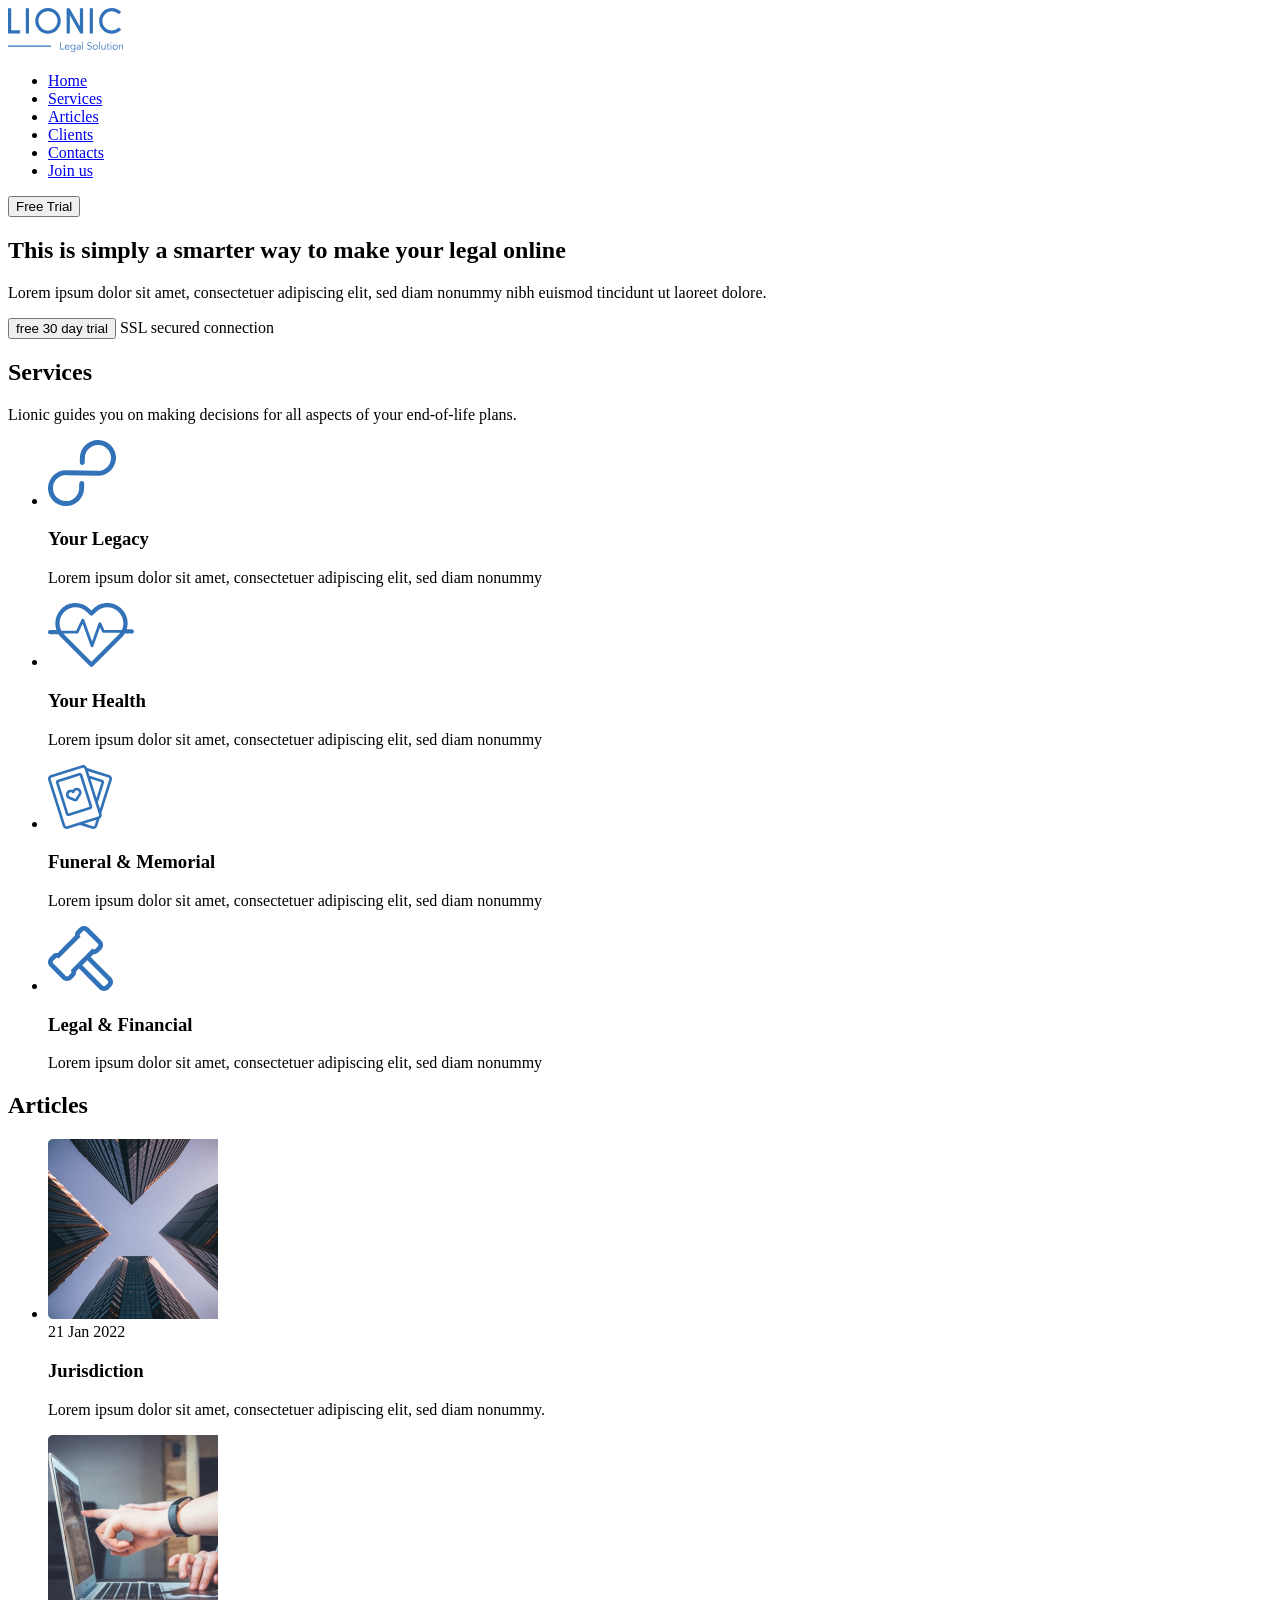
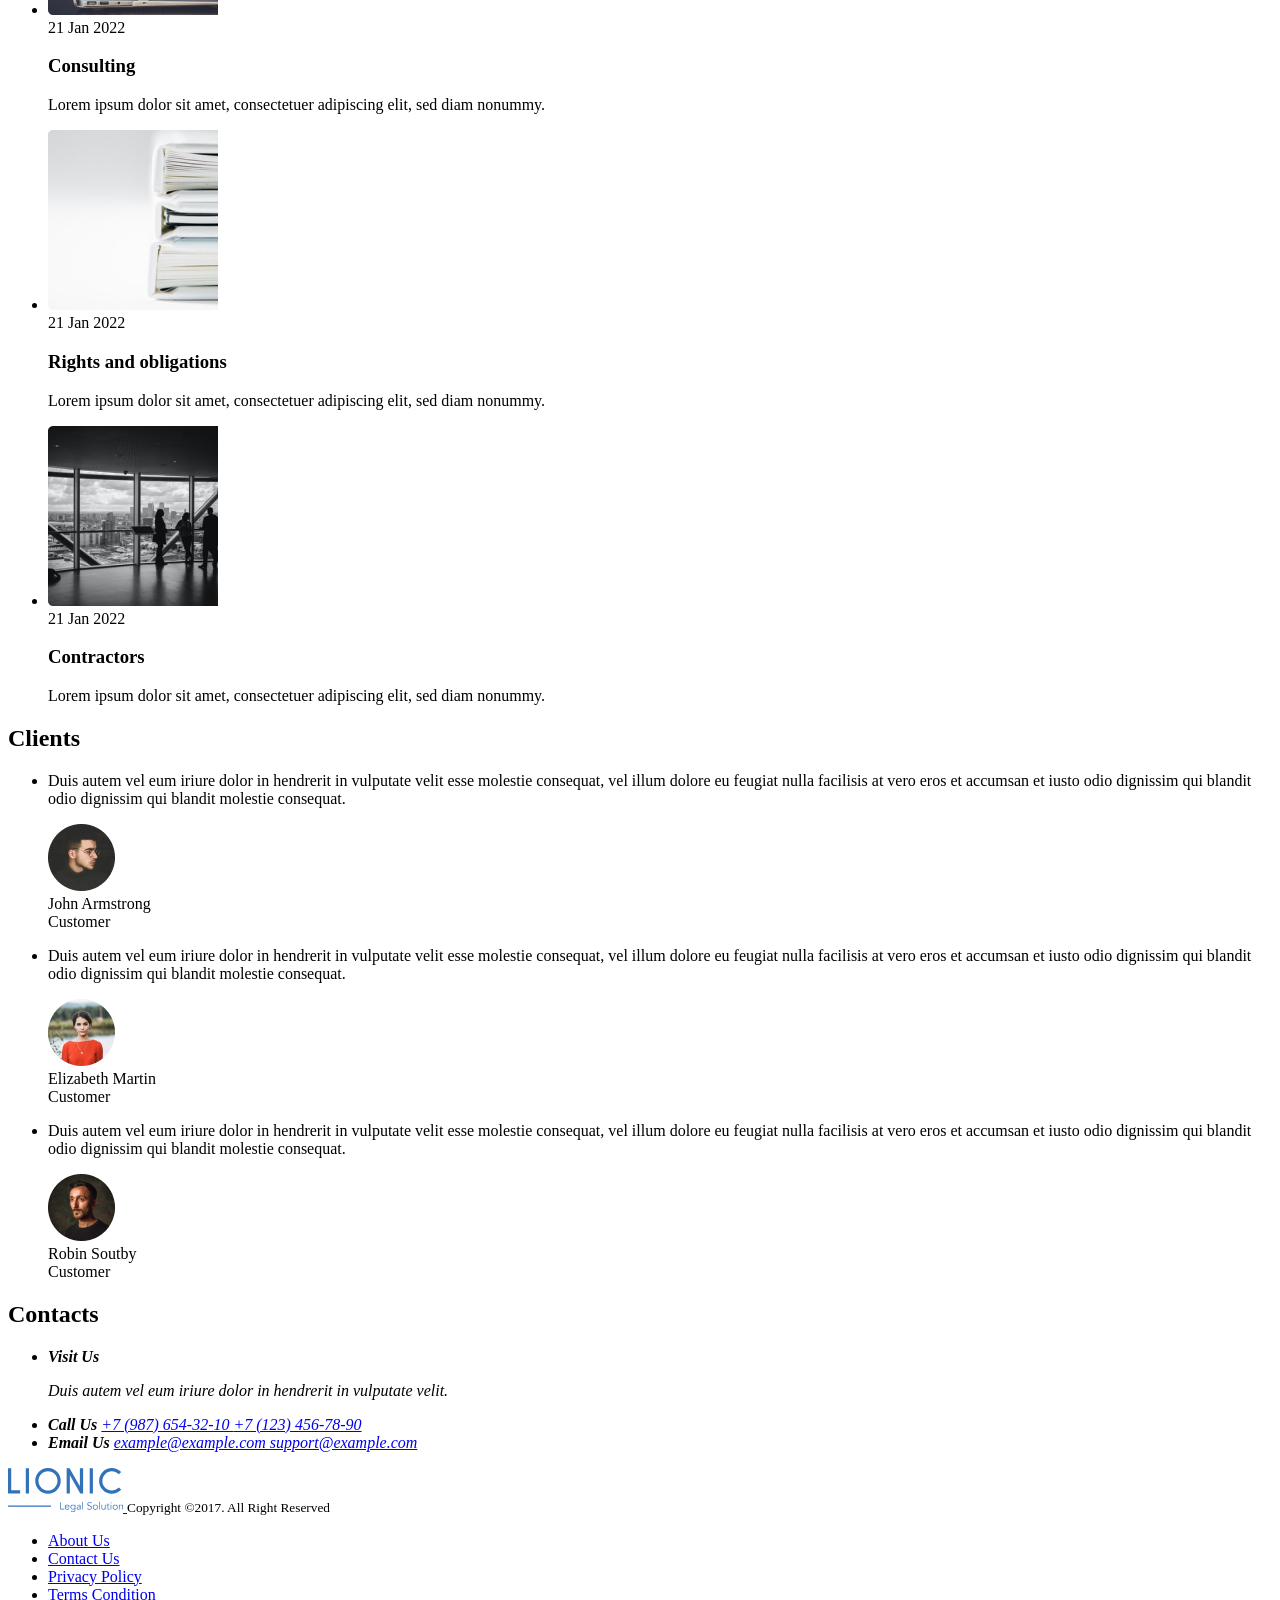
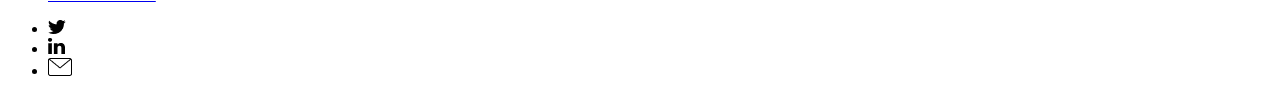
<file: Start/index.html>
<!DOCTYPE html>
<html lang="en">

<head>
  <meta charset="UTF-8">
  <meta name="viewport" content="width=device-width, initial-scale=1.0">
  <title>Lionic</title>

</head>

<body>
  <header class="lionic-header">
    <div class="container">
      <a href="#" class="lionic-header__logo">
        <img src="img/logo.svg" alt="Lionic" class="lionic-header__image">
      </a>
      <nav class="lionic-header__nav">
        <ul class="header-nav__list">
          <li class="header-nav__item">
            <a href="#hero" class="header-nav__link">
              Home
            </a>
          </li>
          <li class="header-nav__item">
            <a href="#services" class="header-nav__link">
              Services
            </a>
          </li>
          <li class="header-nav__item">
            <a href="#articles" class="header-nav__link">
              Articles
            </a>
          </li>
          <li class="header-nav__item">
            <a href="#clients" class="header-nav__link">
              Clients
            </a>
          </li>
          <li class="header-nav__item">
            <a href="#contacts" class="header-nav__link">
              Contacts
            </a>
          </li>
          <li class="header-nav__item">
            <a href="#join" class="header-nav__link">
              Join us
            </a>
          </li>
        </ul>
      </nav>
      <button class="btn header-btn">
        Free Trial
      </button>
    </div>
    <!---End Container----->
  </header>
  <main class="lionic-main">
    <section id="hero" class="lionic-section seceion-hero">
      <div class="container">
        <div class="section-hero__content">
          <h1 class="section-hero__title">This is&nbsp;simply a&nbsp;smarter way to&nbsp;make your legal online</h1>
          <p class="seceion-hero__descrition">
            Lorem ipsum dolor sit amet, consectetuer adipiscing elit, sed diam nonummy nibh euismod tincidunt
            ut&nbsp;laoreet dolore.
          </p>
          <button class="btn section-hero__btn">
            free 30&nbsp;day trial
          </button>
          <span class="section-hero__secure">
            SSL secured connection
          </span>
        </div>
      </div>
    </section>
    <section id="services" class="lionic-section section-services">
      <div class="container">
        <h2 class="section-title section-services__title">Services</h2>
        <p class="section-description section-services__description">
          Lionic guides you on&nbsp;making decisions for all aspects of&nbsp;your end-of-life plans.
        </p>
        <ul class="services-list">
          <li class="services-list__item">
            <svg class="services-list__icon" width="68" height="66" viewbox="0 0 68 66" fill="none"
              xmlns="http://www.w3.org/2000/svg">
              <path
                d="M50.393 0.00398661C40.438 -0.212013 32.146 7.63799 31.9 17.512L31.776 22.483C31.742 23.839 32.833 24.973 34.2 25.003C35.567 25.032 36.713 23.947 36.746 22.591L36.871 17.62C37.049 10.471 43.062 4.77799 50.271 4.93399C57.478 5.09099 63.201 11.038 63.023 18.187C62.844 25.335 56.831 31.029 49.623 30.872L18.5 30.197C8.54499 29.981 0.252987 37.831 0.00698678 47.705C-0.240013 57.579 7.65099 65.78 17.607 65.995C27.562 66.211 35.854 58.362 36.1 48.488L36.223 43.572C36.257 42.215 35.166 41.082 33.799 41.052C32.432 41.022 31.286 42.108 31.252 43.464L31.129 48.38C30.951 55.529 24.938 61.222 17.729 61.066C10.522 60.909 4.79899 54.962 4.97699 47.813C5.15599 40.664 11.169 34.971 18.377 35.127L49.5 35.802C59.456 36.018 67.747 28.169 67.994 18.295C68.24 8.41999 60.349 0.219987 50.394 0.00498661L50.393 0.00398661Z"
                fill="#3172B9" />
            </svg>
            <h3 class="services-list__title">Your Legacy</h3>
            <p class="services-list__text">
              Lorem ipsum dolor sit amet, consectetuer adipiscing elit, sed diam nonummy
            </p>
          </li>
          <li class="services-list__item">
            <svg class="services-list__icon" width="86" height="64" viewbox="0 0 86 64" fill="none"
              xmlns="http://www.w3.org/2000/svg">
              <path
                d="M79.622 20.272C79.622 22.336 79.316 24.352 78.726 26.27H83.868C85.045 26.27 86 27.227 86 28.406C86 29.586 85.045 30.541 83.868 30.541H77.47C77.268 30.541 77.073 30.513 76.888 30.461C76.0053 31.9743 74.9311 33.3675 73.692 34.606L44.972 63.374C44.7741 63.5725 44.539 63.73 44.2802 63.8375C44.0213 63.9449 43.7438 64.0002 43.4635 64.0002C43.1832 64.0002 42.9057 63.9449 42.6468 63.8375C42.388 63.73 42.1529 63.5725 41.955 63.374L13.233 34.606C12.1963 33.5688 11.2752 32.422 10.486 31.186C10.315 31.23 10.136 31.254 9.95 31.254H2.132C1.85176 31.2537 1.57431 31.1983 1.31551 31.0908C1.0567 30.9833 0.821595 30.8259 0.623621 30.6276C0.425646 30.4292 0.268677 30.1938 0.161676 29.9348C0.0546755 29.6758 -0.000261829 29.3983 9.38171e-07 29.118C9.38171e-07 27.938 0.955001 26.982 2.132 26.982H8.447C5.965 19.861 7.56 11.618 13.233 5.93801C15.1066 4.05015 17.3363 2.55313 19.793 1.5338C22.2497 0.514473 24.8843 -0.00687342 27.544 1.15198e-05C32.95 1.15198e-05 38.034 2.10901 41.856 5.93801L43.463 7.54701L45.07 5.93701C46.9438 4.04921 49.1737 2.55231 51.6306 1.53315C54.0874 0.513987 56.7222 -0.0071368 59.382 1.15198e-05C62.0417 -0.00681806 64.6763 0.514553 67.133 1.53388C69.5896 2.55321 71.8194 4.0502 73.693 5.93801C75.5791 7.8172 77.0741 10.0515 78.0918 12.5117C79.1094 14.972 79.6295 17.6096 79.622 20.272V20.272ZM70.678 8.95701C69.1987 7.46697 67.4383 6.28548 65.4989 5.48108C63.5595 4.67667 61.4796 4.26536 59.38 4.27101C57.2807 4.26563 55.2012 4.67706 53.2622 5.48146C51.3231 6.28586 49.563 7.46721 48.084 8.95701L44.969 12.077C44.7713 12.2754 44.5364 12.4329 44.2777 12.5403C44.019 12.6478 43.7416 12.7031 43.4615 12.7031C43.1814 12.7031 42.904 12.6478 42.6453 12.5403C42.3866 12.4329 42.1517 12.2754 41.954 12.077L38.84 8.95701C37.3608 7.46718 35.6005 6.28582 33.6613 5.48142C31.7221 4.67703 29.6424 4.26561 27.543 4.27101C25.4437 4.26546 23.3642 4.67682 21.4251 5.48123C19.486 6.28564 17.7259 7.46708 16.247 8.95701C11.173 14.04 10.232 21.718 13.425 27.763H28.236L33.538 16.479C33.783 15.959 34.277 15.634 34.891 15.663C35.1717 15.6764 35.4421 15.7726 35.6681 15.9396C35.8942 16.1065 36.0657 16.3367 36.161 16.601L44.051 38.487L50.542 20.168C50.6364 19.9007 50.8086 19.6678 51.0365 19.4992C51.2643 19.3306 51.5374 19.2341 51.8206 19.2221C52.1038 19.21 52.3842 19.283 52.6255 19.4316C52.8669 19.5802 53.0583 19.7977 53.175 20.056L56.351 27.051H73.852C76.612 21.125 75.554 13.842 70.677 8.95701H70.678ZM16.248 31.586L43.463 58.844L70.678 31.586C71.2253 31.038 71.7323 30.4512 72.195 29.83H55.736C55.179 29.83 54.373 29.573 54.143 29.064L52.046 24.444L45.404 43.189C45.204 43.755 44.67 44.135 44.069 44.136H44.066C43.466 44.136 42.933 43.76 42.729 43.196L34.653 20.798L30.426 29.794C30.192 30.292 29.99 30.541 29.439 30.541H15.293C15.593 30.901 15.912 31.249 16.248 31.586V31.586Z"
                fill="#3172B9" />
            </svg>
            <h3 class="services-list__title">Your Health</h3>
            <p class="services-list__text">
              Lorem ipsum dolor sit amet, consectetuer adipiscing elit, sed diam nonummy
            </p>
          </li>
          <li class="services-list__item">
            <svg class="services-list__icon" width="64" height="64" viewbox="0 0 64 64" fill="none"
              xmlns="http://www.w3.org/2000/svg">
              <path
                d="M63.8101 15.073L53.3321 48.146L53.5791 48.926C53.7392 49.4265 53.7986 49.9537 53.7536 50.4772C53.7086 51.0008 53.5603 51.5102 53.3171 51.976C52.9241 52.732 52.3171 53.329 51.5701 53.704L51.5611 53.737L49.1941 61.207C48.8722 62.2171 48.1632 63.0585 47.2223 63.5469C46.2815 64.0354 45.1853 64.131 44.1741 63.813L32.0001 59.957L19.8261 63.813C18.8148 64.131 17.7187 64.0354 16.7778 63.5469C15.8369 63.0585 15.1279 62.2171 14.8061 61.207L0.188058 15.074C0.0280711 14.5735 -0.0310613 14.0462 0.0140824 13.5227C0.0592262 12.9991 0.20775 12.4898 0.451058 12.024C0.69167 11.5566 1.02267 11.1416 1.42487 10.8031C1.82706 10.4646 2.29245 10.2093 2.79406 10.052L33.9431 0.187C34.9542 -0.131631 36.0504 -0.0363451 36.9915 0.451969C37.9325 0.940283 38.6415 1.78178 38.9631 2.792L39.0401 3.034C39.0491 3.036 39.0581 3.037 39.0661 3.04L61.2061 10.053C61.7073 10.2103 62.1723 10.4654 62.5743 10.8035C62.9763 11.1417 63.3073 11.5561 63.5481 12.023C64.0401 12.973 64.1331 14.055 63.8101 15.073V15.073ZM48.4441 54.75L36.4161 58.559L44.9781 61.271C45.3153 61.3777 45.6811 61.3463 45.9951 61.1835C46.3092 61.0208 46.5458 60.7401 46.6531 60.403L48.4441 54.75ZM51.0371 49.732L36.4211 3.598C36.3142 3.26106 36.078 2.98029 35.7644 2.81736C35.4507 2.65442 35.0852 2.62264 34.7481 2.729L3.60006 12.595C3.26006 12.702 2.98306 12.935 2.81906 13.252C2.73787 13.4073 2.68829 13.5771 2.67319 13.7517C2.65808 13.9263 2.67775 14.1021 2.73106 14.269L17.3471 60.402C17.5691 61.103 18.3201 61.492 19.0211 61.271L31.5611 57.299C31.5891 57.289 31.6171 57.279 31.6461 57.272L50.1691 51.405C50.5091 51.298 50.7861 51.065 50.9491 50.748C51.1141 50.432 51.1451 50.071 51.0371 49.731V49.732ZM48.4971 32.885L53.4461 17.265L42.4451 13.781L48.4971 32.885ZM61.1801 13.25C61.0998 13.0945 60.9896 12.9565 60.8557 12.8439C60.7218 12.7313 60.567 12.6464 60.4001 12.594L40.0231 6.14L41.4691 10.701C41.5571 10.711 41.6451 10.729 41.7321 10.757L54.2501 14.722C54.5841 14.8269 54.894 14.9969 55.1619 15.2223C55.4299 15.4477 55.6505 15.7239 55.8111 16.035C55.9734 16.3456 56.0726 16.6852 56.1028 17.0344C56.133 17.3835 56.0937 17.7352 55.9871 18.069L49.8951 37.297L51.9331 43.731L61.2681 14.267C61.3751 13.927 61.3441 13.567 61.1801 13.25V13.25ZM30.9401 23.336C31.5152 23.6323 32.0259 24.0398 32.4425 24.5349C32.8591 25.0299 33.1733 25.6027 33.3671 26.22C33.5725 26.8654 33.633 27.5483 33.5443 28.2198C33.4557 28.8913 33.22 29.535 32.8541 30.105L29.6411 35.126C29.3916 35.5142 29.0489 35.8336 28.6441 36.0552C28.2393 36.2767 27.7855 36.3932 27.3241 36.394C26.9701 36.394 26.6161 36.326 26.2841 36.19L20.7651 33.936C20.1378 33.6806 19.5745 33.29 19.1154 32.792C18.6563 32.2941 18.3127 31.701 18.1091 31.055C17.9119 30.4388 17.8389 29.7897 17.8943 29.1451C17.9498 28.5006 18.1326 27.8734 18.4321 27.3C18.7284 26.7249 19.1359 26.2142 19.631 25.7976C20.126 25.3811 20.6988 25.0668 21.3161 24.873C22.3839 24.5378 23.5338 24.5745 24.5781 24.977C25.1998 24.0462 26.1189 23.3539 27.1851 23.013C27.8013 22.8161 28.4504 22.7433 29.0949 22.7987C29.7394 22.8541 30.3665 23.0368 30.9401 23.336V23.336ZM30.8251 27.025C30.7361 26.742 30.5919 26.4795 30.4009 26.2526C30.2098 26.0257 29.9757 25.8389 29.7121 25.703C29.4491 25.5656 29.1615 25.4818 28.8659 25.4564C28.5703 25.431 28.2726 25.4645 27.9901 25.555C27.6178 25.6716 27.2823 25.8833 27.0168 26.1692C26.7513 26.455 26.565 26.8051 26.4761 27.185C26.4221 27.4083 26.3114 27.6139 26.1547 27.7819C25.998 27.95 25.8006 28.0747 25.5816 28.1441C25.3626 28.2135 25.1294 28.2251 24.9045 28.178C24.6797 28.1309 24.4708 28.0265 24.2981 27.875C24.0064 27.6158 23.6523 27.4371 23.2705 27.3565C22.8888 27.2758 22.4926 27.296 22.1211 27.415C21.838 27.5042 21.5755 27.6487 21.3488 27.8401C21.122 28.0315 20.9355 28.266 20.8001 28.53C20.6627 28.793 20.5789 29.0806 20.5535 29.3762C20.5281 29.6718 20.5616 29.9694 20.6521 30.252C20.8271 30.805 21.2371 31.249 21.7751 31.469L27.2931 33.723C27.3114 33.731 27.3322 33.7317 27.3511 33.725C27.3696 33.7194 27.3856 33.7074 27.3961 33.691L30.6091 28.669C30.9231 28.179 31.0021 27.581 30.8261 27.027L30.8251 27.025ZM44.1721 40.932C44.2788 41.2656 44.3183 41.6171 44.2882 41.966C44.2582 42.315 44.1592 42.6545 43.9971 42.965C43.8365 43.2764 43.6158 43.5529 43.3477 43.7785C43.0796 44.004 42.7694 44.1742 42.4351 44.279L21.2401 50.994C20.5659 51.2062 19.835 51.1426 19.2077 50.817C18.5803 50.4914 18.1076 49.9305 17.8931 49.257L8.01306 18.07C7.90624 17.7362 7.8667 17.3846 7.89674 17.0355C7.92678 16.6863 8.0258 16.3466 8.18806 16.036C8.34862 15.7249 8.56923 15.4487 8.83717 15.2233C9.1051 14.9979 9.41503 14.8279 9.74906 14.723L30.9451 8.009C31.6194 7.79619 32.3506 7.85955 32.9782 8.18519C33.6059 8.51083 34.0788 9.07215 34.2931 9.746L44.1721 40.932ZM41.6301 41.737L31.7501 10.551L21.9781 13.645L10.5531 17.264L20.4331 48.45L41.6301 41.737Z"
                fill="#3172B9" />
            </svg>
            <h3 class="services-list__title">Funeral &amp;&nbsp;Memorial</h3>
            <p class="services-list__text">
              Lorem ipsum dolor sit amet, consectetuer adipiscing elit, sed diam nonummy
            </p>
          </li>
          <li class="services-list__item">
            <svg class="services-list__icon" width="65" height="65" viewbox="0 0 65 65" fill="none"
              xmlns="http://www.w3.org/2000/svg">
              <path
                d="M63.131 51.506C64.3269 52.7045 64.9985 54.3285 64.9985 56.0215C64.9985 57.7146 64.3269 59.3385 63.131 60.537L60.54 63.13C59.9482 63.7249 59.2442 64.1965 58.4689 64.5175C57.6935 64.8385 56.8622 65.0025 56.023 65C55.184 65.0024 54.3529 64.8384 53.5777 64.5174C52.8025 64.1964 52.0987 63.7249 51.507 63.13L30.988 42.613L28.126 45.475C28.2028 46.397 28.077 47.3246 27.7574 48.1928C27.4378 49.061 26.9322 49.8488 26.276 50.501L23.55 53.227C22.9583 53.8218 22.2545 54.2933 21.4793 54.6143C20.7042 54.9353 19.873 55.0994 19.034 55.097C18.1952 55.0993 17.3642 54.9352 16.5892 54.6142C15.8142 54.2932 15.1106 53.8217 14.519 53.227L1.86503 40.575C0.66925 39.3767 -0.00231934 37.7529 -0.00231934 36.06C-0.00231934 34.3671 0.66925 32.7434 1.86503 31.545L4.59103 28.819C5.24326 28.1629 6.03107 27.6573 6.89928 27.3377C7.76748 27.0182 8.69507 26.8923 9.61703 26.969L26.97 9.61902C26.8953 8.69769 27.0219 7.77112 27.341 6.90358C27.6601 6.03605 28.1641 5.24832 28.818 4.59502L31.543 1.87002C32.1347 1.27539 32.8383 0.803958 33.6133 0.48298C34.3883 0.162003 35.2192 -0.00214761 36.058 2.1214e-05C37.764 2.1214e-05 39.368 0.664021 40.574 1.87002L53.227 14.522C54.4226 15.7205 55.094 17.3442 55.094 19.037C55.094 20.7298 54.4226 22.3536 53.227 23.552L50.502 26.278C49.8497 26.9342 49.0617 27.4398 48.1933 27.7594C47.3249 28.079 46.3972 28.2048 45.475 28.128L42.613 30.99L63.131 51.506ZM31.164 35.784L35.783 31.165L39.243 27.705L44.398 22.551L44.798 22.951C45.126 23.279 45.556 23.443 45.986 23.443C46.416 23.443 46.846 23.279 47.175 22.951L49.9 20.226C50.0561 20.07 50.1798 19.8848 50.2643 19.681C50.3487 19.4771 50.3922 19.2587 50.3922 19.038C50.3922 18.8174 50.3487 18.5989 50.2643 18.3951C50.1798 18.1912 50.0561 18.006 49.9 17.85L37.246 5.19702C37.0901 5.04085 36.905 4.91699 36.7011 4.83256C36.4972 4.74813 36.2787 4.70479 36.058 4.70502C35.628 4.70502 35.198 4.86902 34.87 5.19702L32.144 7.92202C31.9879 8.07804 31.864 8.26332 31.7794 8.46725C31.6949 8.67118 31.6514 8.88977 31.6514 9.11052C31.6514 9.33128 31.6949 9.54987 31.7794 9.7538C31.864 9.95773 31.9879 10.143 32.144 10.299L32.544 10.699L10.694 32.546L10.294 32.146C10.1381 31.9898 9.95296 31.866 9.74909 31.7816C9.54523 31.6971 9.32669 31.6538 9.10603 31.654C8.67603 31.654 8.24603 31.818 7.91803 32.146L5.19303 34.87C5.03701 35.026 4.91325 35.2112 4.82881 35.4151C4.74437 35.6189 4.70091 35.8374 4.70091 36.058C4.70091 36.2787 4.74437 36.4971 4.82881 36.701C4.91325 36.9048 5.03701 37.09 5.19303 37.246L17.846 49.9C18.174 50.228 18.604 50.392 19.034 50.392C19.464 50.392 19.894 50.228 20.223 49.9L22.948 47.175C23.1042 47.019 23.2281 46.8337 23.3126 46.6298C23.3971 46.4259 23.4407 46.2073 23.4407 45.9865C23.4407 45.7658 23.3971 45.5472 23.3126 45.3433C23.2281 45.1393 23.1042 44.954 22.948 44.798L22.548 44.398L27.703 39.244L31.164 35.784ZM59.804 54.834L39.285 34.317L34.315 39.287L54.835 59.803C55.162 60.131 55.593 60.295 56.023 60.295C56.453 60.295 56.883 60.131 57.211 59.803L59.804 57.21C59.9601 57.054 60.0838 56.8688 60.1683 56.665C60.2527 56.4611 60.2962 56.2427 60.2962 56.022C60.2962 55.8014 60.2527 55.5829 60.1683 55.3791C60.0838 55.1752 59.9601 54.99 59.804 54.834V54.834Z"
                fill="#3172B9" />
            </svg>

            <h3 class="services-list__title">Legal &amp;&nbsp;Financial</h3>
            <p class="services-list__text">
              Lorem ipsum dolor sit amet, consectetuer adipiscing elit, sed diam nonummy
            </p>
          </li>
        </ul>
      </div>
    </section>
    <section id="articles" class="lionic-section section-articles">
      <div class="container">
        <h2 class="section-title section-articles__title">Articles</h2>
        <ul class="section-articles__list">
          <li class="section-articles__item">
            <article class="blog-preview">
              <img src="img/blog-1.jpg" alt="Blog photo 1" class="blog-preview__image">
              <div class="blog-preview__text">
                <time class="blog-previev__time" datetime="2022-01-21 14:47">
                  21 Jan 2022
                </time>
                <h3 class="blog-preview__title">Jurisdiction</h3>
                <p class="blog-preview__text">
                  Lorem ipsum dolor sit amet, consectetuer adipiscing elit, sed diam nonummy.
                </p>
              </div>
            </article>
          </li>
          <li class="section-articles__item">
            <article class="blog-preview">
              <img src="img/blog-2.jpg" alt="Blog photo 2" class="blog-preview__image">
              <div class="blog-preview__text">
                <time class="blog-previev__time" datetime="2022-01-21 14:47">
                  21 Jan 2022
                </time>
                <h3 class="blog-preview__title">Consulting</h3>
                <p class="blog-preview__text">
                  Lorem ipsum dolor sit amet, consectetuer adipiscing elit, sed diam nonummy.
                </p>
              </div>
            </article>
          </li>
          <li class="section-articles__item">
            <article class="blog-preview">
              <img src="img/blog-3.jpg" alt="Blog photo 3" class="blog-preview__image">
              <div class="blog-preview__text">
                <time class="blog-previev__time" datetime="2022-01-21 14:47">
                  21 Jan 2022
                </time>
                <h3 class="blog-preview__title">Rights and obligations</h3>
                <p class="blog-preview__text">
                  Lorem ipsum dolor sit amet, consectetuer adipiscing elit, sed diam nonummy.
                </p>
              </div>
            </article>
          </li>
          <li class="section-articles__item">
            <article class="blog-preview">
              <img src="img/blog-4.jpg" alt="Blog photo 4" class="blog-preview__image">
              <div class="blog-preview__text">
                <time class="blog-previev__time" datetime="2022-01-21 14:47">
                  21 Jan 2022
                </time>
                <h3 class="blog-preview__title">Contractors</h3>
                <p class="blog-preview__text">
                  Lorem ipsum dolor sit amet, consectetuer adipiscing elit, sed diam nonummy.
                </p>
              </div>
            </article>
          </li>
        </ul>
      </div>
    </section>
    <section id="clients" class="lionic-section section-clients">
      <div class="container">
        <h2 class="section-title section-clients__title">Clients</h2>
        <ul class="section-clients__list">
          <li class="section-clients__item">
            <p class="section-clients__description">
              Duis autem vel eum iriure dolor in&nbsp;hendrerit in&nbsp;vulputate velit esse molestie consequat, vel
              illum dolore eu&nbsp;feugiat nulla facilisis at&nbsp;vero eros et&nbsp;accumsan et&nbsp;iusto odio
              dignissim qui blandit odio dignissim qui blandit molestie consequat.
            </p>
            <div class="client-info">
              <div class="client-info__avatar">
                <img src="img/client-1.jpg" alt="John Armstrong" class="client-info__image">
              </div>
              <div class="client-info__content">
                <div class="client-name">
                  John Armstrong
                </div>
                <span class="client-role">
                  Customer
                </span>
              </div>
            </div>
          </li>
          <li class="section-clients__item">
            <p class="section-clients__description">
              Duis autem vel eum iriure dolor in&nbsp;hendrerit in&nbsp;vulputate velit esse molestie consequat, vel
              illum dolore eu&nbsp;feugiat nulla facilisis at&nbsp;vero eros et&nbsp;accumsan et&nbsp;iusto odio
              dignissim qui blandit odio dignissim qui blandit molestie consequat.
            </p>
            <div class="client-info">
              <div class="client-info__avatar">
                <img src="img/client-2.jpg" alt="Elizabeth Martin" class="client-info__image">
              </div>
              <div class="client-info__content">
                <div class="client-name">
                  Elizabeth Martin
                </div>
                <span class="client-role">
                  Customer
                </span>
              </div>
            </div>
          </li>
          <li class="section-clients__item">
            <p class="section-clients__description">
              Duis autem vel eum iriure dolor in&nbsp;hendrerit in&nbsp;vulputate velit esse molestie consequat, vel
              illum dolore eu&nbsp;feugiat nulla facilisis at&nbsp;vero eros et&nbsp;accumsan et&nbsp;iusto odio
              dignissim qui blandit odio dignissim qui blandit molestie consequat.
            </p>
            <div class="client-info">
              <div class="client-info__avatar">
                <img src="img/client-3.jpg" alt="Robin Soutby" class="client-info__image">
              </div>
              <div class="client-info__content">
                <div class="client-name">
                  Robin Soutby
                </div>
                <span class="client-role">
                  Customer
                </span>
              </div>
            </div>
          </li>
        </ul>
      </div>
    </section>
    <section id="contacts" class="lionic-section section-contacts">
      <div class="container">
        <h2 class="section-title section-contacts__title">Contacts</h2>
        <address class="sction-contact__address">
          <ul class="section-contacts__list">
            <li class="section-contacts__item">
              <strong class="contacts-caption">
                Visit&nbsp;Us
              </strong>
              <p class="contacts-item-text">
                Duis autem vel eum iriure dolor in&nbsp;hendrerit in&nbsp;vulputate velit.
              </p>
            </li>
            <li class="section-contacts__item">
              <strong class="contacts-caption">
                Call&nbsp;Us
              </strong>
              <a href="tel:+79876543210" class="contacts-item-link">
                +7 (987) 654-32-10
              </a>
              <a href="tel:+71234567890" class="contacts-item-link">
                +7 (123) 456-78-90
              </a>
            </li>
            <li class="section-contacts__item">
              <strong class="contacts-caption">
                Email&nbsp;Us
              </strong>
              <a href="mailto:example@example.com" class="contacts-item-link">
                example@example.com
              </a>
              <a href="mailto:support@example.com" class="contacts-item-link">
                support@example.com
              </a>
            </li>
          </ul>
        </address>
      </div>
    </section>
    <!--<section id="join" class="lionic-section section-join">
    </section>-->
  </main>
  <footer class="lionic-footer">
    <div class="container">
      <div class="footer-left">
        <a href="#" class="footer-logo">
          <img src="img/logo.svg" alt="Logo">
        </a>
        <small class="footer-copy">
          Copyright ©2017. All Right Reserved
        </small>
      </div>
      <div class="footer-right">
        <nav class="footer-nav">
          <ul class="footer-list">
            <li class="footer-item">
              <a href="#" target="_blank" class="footer-link">About Us</a>
            </li>
            <li class="footer-item">
              <a href="#" target="_blank" class="footer-link">Contact Us</a>
            </li>
            <li class="footer-item">
              <a href="#" target="_blank" class="footer-link">Privacy Policy</a>
            </li>
            <li class="footer-item">
              <a href="#" target="_blank" class="footer-link">Terms Condition</a>
            </li>
          </ul>
        </nav>
        <ul class="social">
          <li class="social-item">
            <a href="#" class="social-link social-link-tw">
              <img src="img/twitter.jpg" alt="twitter" class="social-link__image">
            </a>
          </li>
          <li class="social-item">
            <a href="#" class="social-link social-link-linkedin">
              <img src="img/linkedin.jpg" alt="linkedin" class="social-link__image">
            </a>
          </li>
          <li class="social-item">
            <a href="#" class="social-link social-link-mail">
              <img src="img/mail.jpg" alt="mail" class="social-link__image">
            </a>
          </li>
        </ul>
      </div>
      </div>
  </footer>
</body>

</html>
</file>
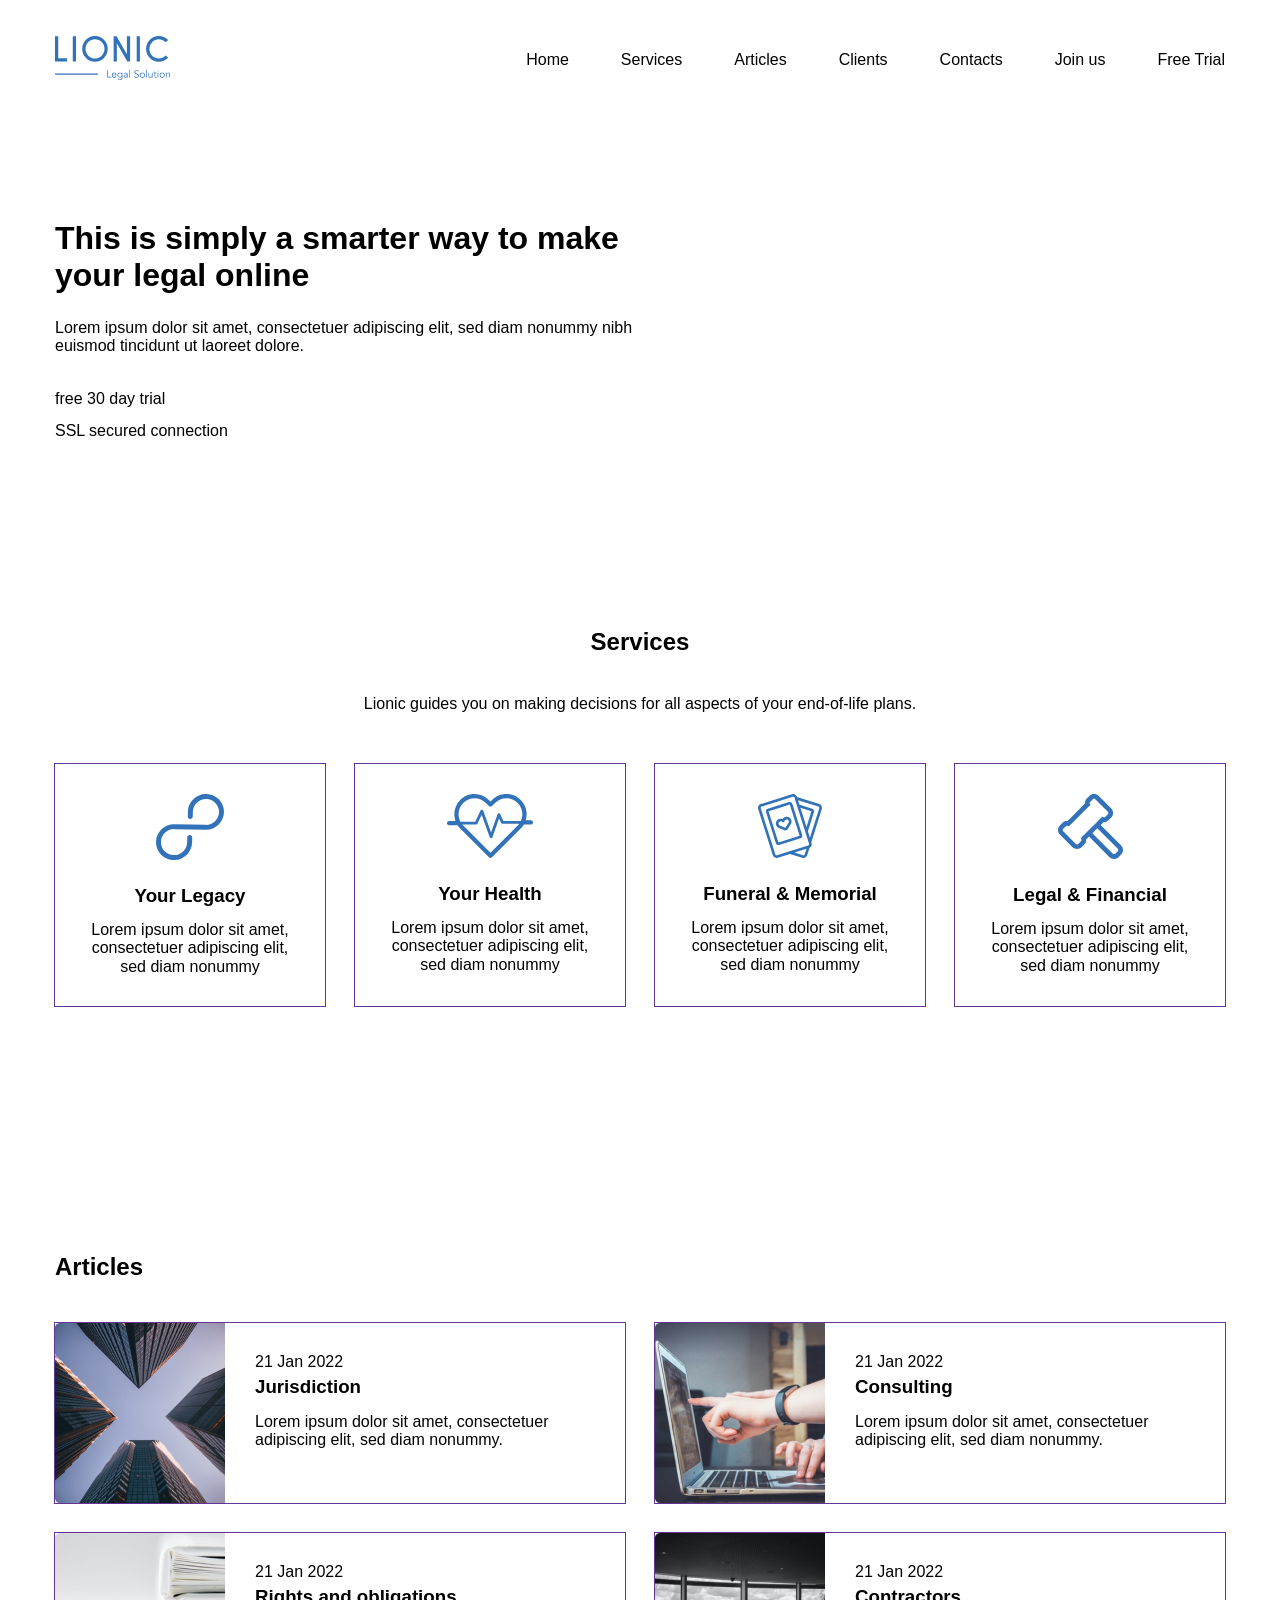
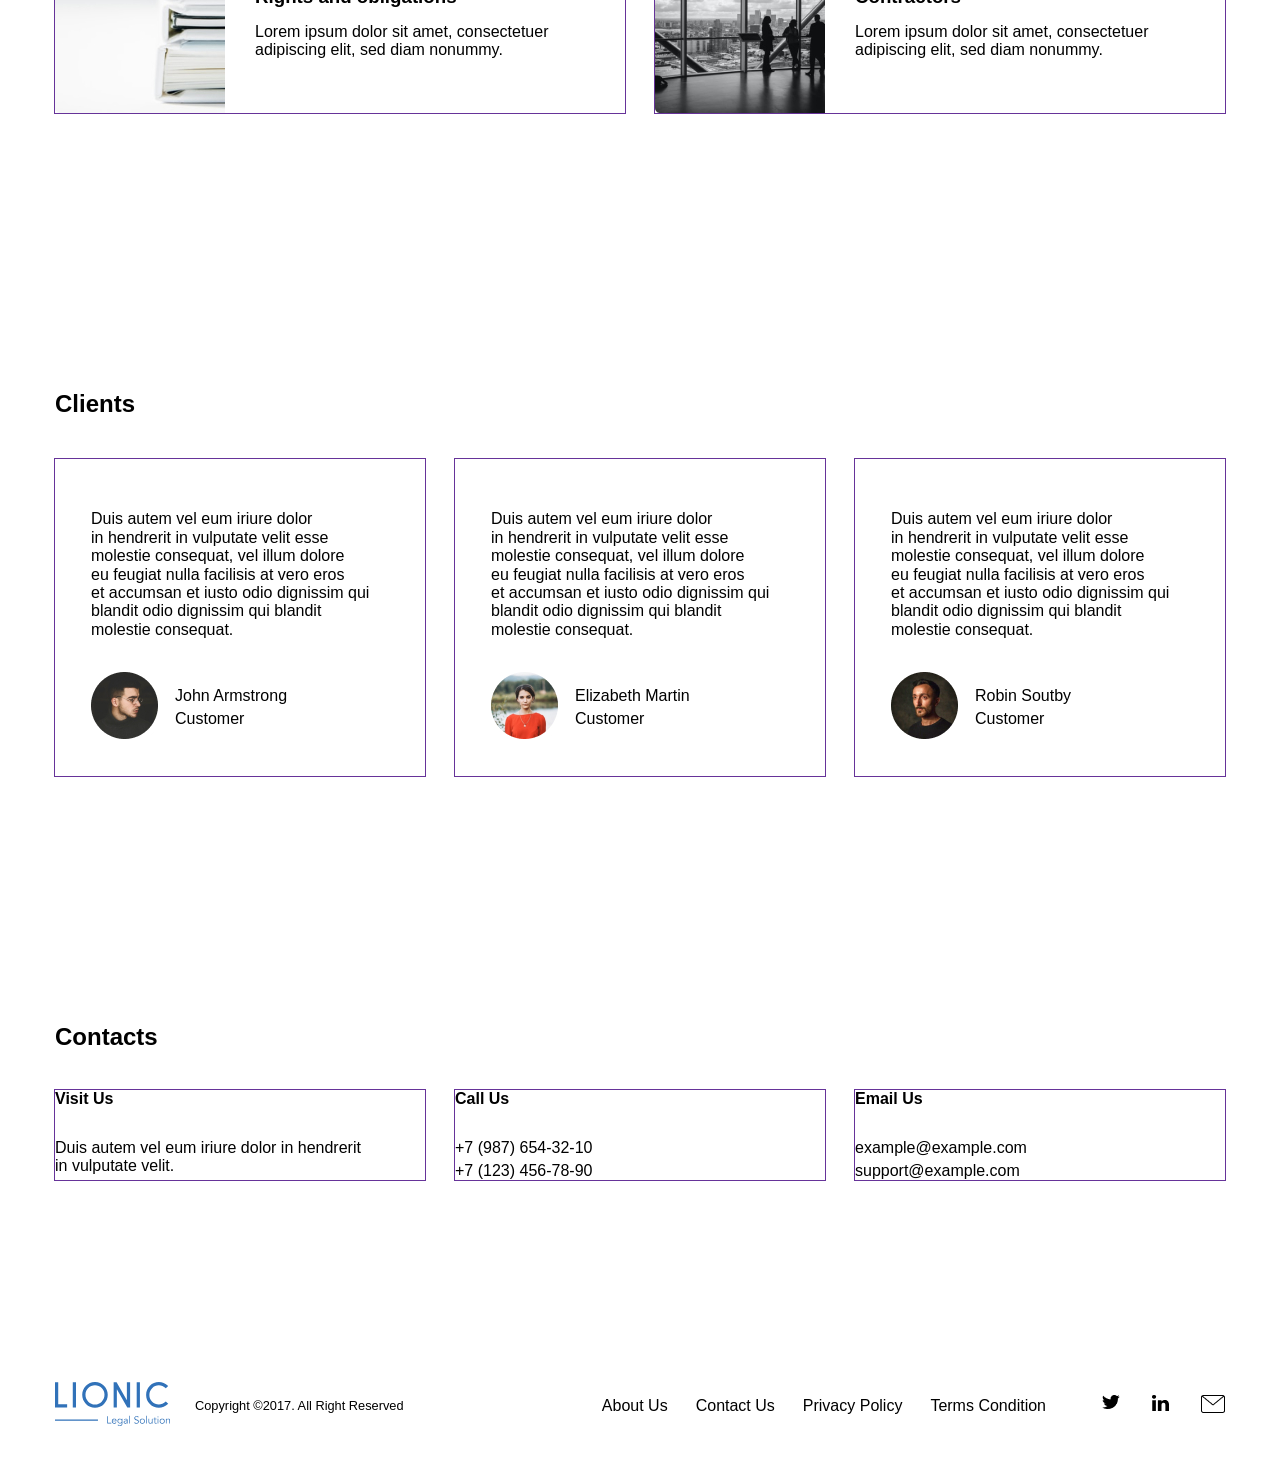
<file: Stylization/index.html>
<!DOCTYPE html>
<html lang="en">

<head>
  <meta charset="UTF-8">
  <meta name="viewport" content="width=device-width, initial-scale=1.0">
  <title>Lionic</title>
  <link rel="stylesheet" href="css/normalize.css">
  <link rel="stylesheet" href="css/style.css">
</head>

<body>
  <header class="lionic-header">
    <div class="container flex lionic-header__container">
      <a href="#" class="lionic-header__logo">
        <img src="img/logo.svg" alt="Lionic" class="lionic-header__image">
      </a>
      <nav class="lionic-header__nav">
        <ul class="header-nav__list list-reset flex">
          <li class="header-nav__item">
            <a href="#hero" class="header-nav__link">
              Home
            </a>
          </li>
          <li class="header-nav__item">
            <a href="#services" class="header-nav__link">
              Services
            </a>
          </li>
          <li class="header-nav__item">
            <a href="#articles" class="header-nav__link">
              Articles
            </a>
          </li>
          <li class="header-nav__item">
            <a href="#clients" class="header-nav__link">
              Clients
            </a>
          </li>
          <li class="header-nav__item">
            <a href="#contacts" class="header-nav__link">
              Contacts
            </a>
          </li>
          <li class="header-nav__item">
            <a href="#join" class="header-nav__link">
              Join us
            </a>
          </li>
        </ul>
      </nav>
      <button class="btn-reset btn header-btn">
        Free Trial
      </button>
    </div>
    <!---End Container----->
  </header>
  <main class="lionic-main">
    <section id="hero" class="lionic-section section-hero">
      <div class="container">
        <div class="section-hero__content flex">
          <h1 class="section-hero__title">This is&nbsp;simply a&nbsp;smarter way to&nbsp;make your legal online</h1>
          <p class="section-hero__descrition">
            Lorem ipsum dolor sit amet, consectetuer adipiscing elit, sed diam nonummy nibh euismod tincidunt
            ut&nbsp;laoreet dolore.
          </p>
          <button class="btn-reset btn section-hero__btn">
            free 30&nbsp;day trial
          </button>
          <span class="section-hero__secure">
            SSL secured connection
          </span>
        </div>
      </div>
    </section>
    <section id="services" class="lionic-section section-services section-offset">
      <div class="container">
        <h2 class="section-title section-services__title">Services</h2>
        <p class="section-description section-services__description">
          Lionic guides you on&nbsp;making decisions for all aspects of&nbsp;your end-of-life plans.
        </p>
        <ul class="services-list list-reset flex">
          <li class="services-list__item flex">
            <svg class="services-list__icon" width="68" height="66" viewbox="0 0 68 66" fill="none"
              xmlns="http://www.w3.org/2000/svg">
              <path
                d="M50.393 0.00398661C40.438 -0.212013 32.146 7.63799 31.9 17.512L31.776 22.483C31.742 23.839 32.833 24.973 34.2 25.003C35.567 25.032 36.713 23.947 36.746 22.591L36.871 17.62C37.049 10.471 43.062 4.77799 50.271 4.93399C57.478 5.09099 63.201 11.038 63.023 18.187C62.844 25.335 56.831 31.029 49.623 30.872L18.5 30.197C8.54499 29.981 0.252987 37.831 0.00698678 47.705C-0.240013 57.579 7.65099 65.78 17.607 65.995C27.562 66.211 35.854 58.362 36.1 48.488L36.223 43.572C36.257 42.215 35.166 41.082 33.799 41.052C32.432 41.022 31.286 42.108 31.252 43.464L31.129 48.38C30.951 55.529 24.938 61.222 17.729 61.066C10.522 60.909 4.79899 54.962 4.97699 47.813C5.15599 40.664 11.169 34.971 18.377 35.127L49.5 35.802C59.456 36.018 67.747 28.169 67.994 18.295C68.24 8.41999 60.349 0.219987 50.394 0.00498661L50.393 0.00398661Z"
                fill="#3172B9" />
            </svg>
            <h3 class="services-list__title">Your Legacy</h3>
            <p class="services-list__text">
              Lorem ipsum dolor sit amet, consectetuer adipiscing elit, sed diam nonummy
            </p>
          </li>
          <li class="services-list__item flex">
            <svg class="services-list__icon" width="86" height="64" viewbox="0 0 86 64" fill="none"
              xmlns="http://www.w3.org/2000/svg">
              <path
                d="M79.622 20.272C79.622 22.336 79.316 24.352 78.726 26.27H83.868C85.045 26.27 86 27.227 86 28.406C86 29.586 85.045 30.541 83.868 30.541H77.47C77.268 30.541 77.073 30.513 76.888 30.461C76.0053 31.9743 74.9311 33.3675 73.692 34.606L44.972 63.374C44.7741 63.5725 44.539 63.73 44.2802 63.8375C44.0213 63.9449 43.7438 64.0002 43.4635 64.0002C43.1832 64.0002 42.9057 63.9449 42.6468 63.8375C42.388 63.73 42.1529 63.5725 41.955 63.374L13.233 34.606C12.1963 33.5688 11.2752 32.422 10.486 31.186C10.315 31.23 10.136 31.254 9.95 31.254H2.132C1.85176 31.2537 1.57431 31.1983 1.31551 31.0908C1.0567 30.9833 0.821595 30.8259 0.623621 30.6276C0.425646 30.4292 0.268677 30.1938 0.161676 29.9348C0.0546755 29.6758 -0.000261829 29.3983 9.38171e-07 29.118C9.38171e-07 27.938 0.955001 26.982 2.132 26.982H8.447C5.965 19.861 7.56 11.618 13.233 5.93801C15.1066 4.05015 17.3363 2.55313 19.793 1.5338C22.2497 0.514473 24.8843 -0.00687342 27.544 1.15198e-05C32.95 1.15198e-05 38.034 2.10901 41.856 5.93801L43.463 7.54701L45.07 5.93701C46.9438 4.04921 49.1737 2.55231 51.6306 1.53315C54.0874 0.513987 56.7222 -0.0071368 59.382 1.15198e-05C62.0417 -0.00681806 64.6763 0.514553 67.133 1.53388C69.5896 2.55321 71.8194 4.0502 73.693 5.93801C75.5791 7.8172 77.0741 10.0515 78.0918 12.5117C79.1094 14.972 79.6295 17.6096 79.622 20.272V20.272ZM70.678 8.95701C69.1987 7.46697 67.4383 6.28548 65.4989 5.48108C63.5595 4.67667 61.4796 4.26536 59.38 4.27101C57.2807 4.26563 55.2012 4.67706 53.2622 5.48146C51.3231 6.28586 49.563 7.46721 48.084 8.95701L44.969 12.077C44.7713 12.2754 44.5364 12.4329 44.2777 12.5403C44.019 12.6478 43.7416 12.7031 43.4615 12.7031C43.1814 12.7031 42.904 12.6478 42.6453 12.5403C42.3866 12.4329 42.1517 12.2754 41.954 12.077L38.84 8.95701C37.3608 7.46718 35.6005 6.28582 33.6613 5.48142C31.7221 4.67703 29.6424 4.26561 27.543 4.27101C25.4437 4.26546 23.3642 4.67682 21.4251 5.48123C19.486 6.28564 17.7259 7.46708 16.247 8.95701C11.173 14.04 10.232 21.718 13.425 27.763H28.236L33.538 16.479C33.783 15.959 34.277 15.634 34.891 15.663C35.1717 15.6764 35.4421 15.7726 35.6681 15.9396C35.8942 16.1065 36.0657 16.3367 36.161 16.601L44.051 38.487L50.542 20.168C50.6364 19.9007 50.8086 19.6678 51.0365 19.4992C51.2643 19.3306 51.5374 19.2341 51.8206 19.2221C52.1038 19.21 52.3842 19.283 52.6255 19.4316C52.8669 19.5802 53.0583 19.7977 53.175 20.056L56.351 27.051H73.852C76.612 21.125 75.554 13.842 70.677 8.95701H70.678ZM16.248 31.586L43.463 58.844L70.678 31.586C71.2253 31.038 71.7323 30.4512 72.195 29.83H55.736C55.179 29.83 54.373 29.573 54.143 29.064L52.046 24.444L45.404 43.189C45.204 43.755 44.67 44.135 44.069 44.136H44.066C43.466 44.136 42.933 43.76 42.729 43.196L34.653 20.798L30.426 29.794C30.192 30.292 29.99 30.541 29.439 30.541H15.293C15.593 30.901 15.912 31.249 16.248 31.586V31.586Z"
                fill="#3172B9" />
            </svg>
            <h3 class="services-list__title">Your Health</h3>
            <p class="services-list__text">
              Lorem ipsum dolor sit amet, consectetuer adipiscing elit, sed diam nonummy
            </p>
          </li>
          <li class="services-list__item flex">
            <svg class="services-list__icon" width="64" height="64" viewbox="0 0 64 64" fill="none"
              xmlns="http://www.w3.org/2000/svg">
              <path
                d="M63.8101 15.073L53.3321 48.146L53.5791 48.926C53.7392 49.4265 53.7986 49.9537 53.7536 50.4772C53.7086 51.0008 53.5603 51.5102 53.3171 51.976C52.9241 52.732 52.3171 53.329 51.5701 53.704L51.5611 53.737L49.1941 61.207C48.8722 62.2171 48.1632 63.0585 47.2223 63.5469C46.2815 64.0354 45.1853 64.131 44.1741 63.813L32.0001 59.957L19.8261 63.813C18.8148 64.131 17.7187 64.0354 16.7778 63.5469C15.8369 63.0585 15.1279 62.2171 14.8061 61.207L0.188058 15.074C0.0280711 14.5735 -0.0310613 14.0462 0.0140824 13.5227C0.0592262 12.9991 0.20775 12.4898 0.451058 12.024C0.69167 11.5566 1.02267 11.1416 1.42487 10.8031C1.82706 10.4646 2.29245 10.2093 2.79406 10.052L33.9431 0.187C34.9542 -0.131631 36.0504 -0.0363451 36.9915 0.451969C37.9325 0.940283 38.6415 1.78178 38.9631 2.792L39.0401 3.034C39.0491 3.036 39.0581 3.037 39.0661 3.04L61.2061 10.053C61.7073 10.2103 62.1723 10.4654 62.5743 10.8035C62.9763 11.1417 63.3073 11.5561 63.5481 12.023C64.0401 12.973 64.1331 14.055 63.8101 15.073V15.073ZM48.4441 54.75L36.4161 58.559L44.9781 61.271C45.3153 61.3777 45.6811 61.3463 45.9951 61.1835C46.3092 61.0208 46.5458 60.7401 46.6531 60.403L48.4441 54.75ZM51.0371 49.732L36.4211 3.598C36.3142 3.26106 36.078 2.98029 35.7644 2.81736C35.4507 2.65442 35.0852 2.62264 34.7481 2.729L3.60006 12.595C3.26006 12.702 2.98306 12.935 2.81906 13.252C2.73787 13.4073 2.68829 13.5771 2.67319 13.7517C2.65808 13.9263 2.67775 14.1021 2.73106 14.269L17.3471 60.402C17.5691 61.103 18.3201 61.492 19.0211 61.271L31.5611 57.299C31.5891 57.289 31.6171 57.279 31.6461 57.272L50.1691 51.405C50.5091 51.298 50.7861 51.065 50.9491 50.748C51.1141 50.432 51.1451 50.071 51.0371 49.731V49.732ZM48.4971 32.885L53.4461 17.265L42.4451 13.781L48.4971 32.885ZM61.1801 13.25C61.0998 13.0945 60.9896 12.9565 60.8557 12.8439C60.7218 12.7313 60.567 12.6464 60.4001 12.594L40.0231 6.14L41.4691 10.701C41.5571 10.711 41.6451 10.729 41.7321 10.757L54.2501 14.722C54.5841 14.8269 54.894 14.9969 55.1619 15.2223C55.4299 15.4477 55.6505 15.7239 55.8111 16.035C55.9734 16.3456 56.0726 16.6852 56.1028 17.0344C56.133 17.3835 56.0937 17.7352 55.9871 18.069L49.8951 37.297L51.9331 43.731L61.2681 14.267C61.3751 13.927 61.3441 13.567 61.1801 13.25V13.25ZM30.9401 23.336C31.5152 23.6323 32.0259 24.0398 32.4425 24.5349C32.8591 25.0299 33.1733 25.6027 33.3671 26.22C33.5725 26.8654 33.633 27.5483 33.5443 28.2198C33.4557 28.8913 33.22 29.535 32.8541 30.105L29.6411 35.126C29.3916 35.5142 29.0489 35.8336 28.6441 36.0552C28.2393 36.2767 27.7855 36.3932 27.3241 36.394C26.9701 36.394 26.6161 36.326 26.2841 36.19L20.7651 33.936C20.1378 33.6806 19.5745 33.29 19.1154 32.792C18.6563 32.2941 18.3127 31.701 18.1091 31.055C17.9119 30.4388 17.8389 29.7897 17.8943 29.1451C17.9498 28.5006 18.1326 27.8734 18.4321 27.3C18.7284 26.7249 19.1359 26.2142 19.631 25.7976C20.126 25.3811 20.6988 25.0668 21.3161 24.873C22.3839 24.5378 23.5338 24.5745 24.5781 24.977C25.1998 24.0462 26.1189 23.3539 27.1851 23.013C27.8013 22.8161 28.4504 22.7433 29.0949 22.7987C29.7394 22.8541 30.3665 23.0368 30.9401 23.336V23.336ZM30.8251 27.025C30.7361 26.742 30.5919 26.4795 30.4009 26.2526C30.2098 26.0257 29.9757 25.8389 29.7121 25.703C29.4491 25.5656 29.1615 25.4818 28.8659 25.4564C28.5703 25.431 28.2726 25.4645 27.9901 25.555C27.6178 25.6716 27.2823 25.8833 27.0168 26.1692C26.7513 26.455 26.565 26.8051 26.4761 27.185C26.4221 27.4083 26.3114 27.6139 26.1547 27.7819C25.998 27.95 25.8006 28.0747 25.5816 28.1441C25.3626 28.2135 25.1294 28.2251 24.9045 28.178C24.6797 28.1309 24.4708 28.0265 24.2981 27.875C24.0064 27.6158 23.6523 27.4371 23.2705 27.3565C22.8888 27.2758 22.4926 27.296 22.1211 27.415C21.838 27.5042 21.5755 27.6487 21.3488 27.8401C21.122 28.0315 20.9355 28.266 20.8001 28.53C20.6627 28.793 20.5789 29.0806 20.5535 29.3762C20.5281 29.6718 20.5616 29.9694 20.6521 30.252C20.8271 30.805 21.2371 31.249 21.7751 31.469L27.2931 33.723C27.3114 33.731 27.3322 33.7317 27.3511 33.725C27.3696 33.7194 27.3856 33.7074 27.3961 33.691L30.6091 28.669C30.9231 28.179 31.0021 27.581 30.8261 27.027L30.8251 27.025ZM44.1721 40.932C44.2788 41.2656 44.3183 41.6171 44.2882 41.966C44.2582 42.315 44.1592 42.6545 43.9971 42.965C43.8365 43.2764 43.6158 43.5529 43.3477 43.7785C43.0796 44.004 42.7694 44.1742 42.4351 44.279L21.2401 50.994C20.5659 51.2062 19.835 51.1426 19.2077 50.817C18.5803 50.4914 18.1076 49.9305 17.8931 49.257L8.01306 18.07C7.90624 17.7362 7.8667 17.3846 7.89674 17.0355C7.92678 16.6863 8.0258 16.3466 8.18806 16.036C8.34862 15.7249 8.56923 15.4487 8.83717 15.2233C9.1051 14.9979 9.41503 14.8279 9.74906 14.723L30.9451 8.009C31.6194 7.79619 32.3506 7.85955 32.9782 8.18519C33.6059 8.51083 34.0788 9.07215 34.2931 9.746L44.1721 40.932ZM41.6301 41.737L31.7501 10.551L21.9781 13.645L10.5531 17.264L20.4331 48.45L41.6301 41.737Z"
                fill="#3172B9" />
            </svg>
            <h3 class="services-list__title">Funeral &amp;&nbsp;Memorial</h3>
            <p class="services-list__text">
              Lorem ipsum dolor sit amet, consectetuer adipiscing elit, sed diam nonummy
            </p>
          </li>
          <li class="services-list__item flex">
            <svg class="services-list__icon" width="65" height="65" viewbox="0 0 65 65" fill="none"
              xmlns="http://www.w3.org/2000/svg">
              <path
                d="M63.131 51.506C64.3269 52.7045 64.9985 54.3285 64.9985 56.0215C64.9985 57.7146 64.3269 59.3385 63.131 60.537L60.54 63.13C59.9482 63.7249 59.2442 64.1965 58.4689 64.5175C57.6935 64.8385 56.8622 65.0025 56.023 65C55.184 65.0024 54.3529 64.8384 53.5777 64.5174C52.8025 64.1964 52.0987 63.7249 51.507 63.13L30.988 42.613L28.126 45.475C28.2028 46.397 28.077 47.3246 27.7574 48.1928C27.4378 49.061 26.9322 49.8488 26.276 50.501L23.55 53.227C22.9583 53.8218 22.2545 54.2933 21.4793 54.6143C20.7042 54.9353 19.873 55.0994 19.034 55.097C18.1952 55.0993 17.3642 54.9352 16.5892 54.6142C15.8142 54.2932 15.1106 53.8217 14.519 53.227L1.86503 40.575C0.66925 39.3767 -0.00231934 37.7529 -0.00231934 36.06C-0.00231934 34.3671 0.66925 32.7434 1.86503 31.545L4.59103 28.819C5.24326 28.1629 6.03107 27.6573 6.89928 27.3377C7.76748 27.0182 8.69507 26.8923 9.61703 26.969L26.97 9.61902C26.8953 8.69769 27.0219 7.77112 27.341 6.90358C27.6601 6.03605 28.1641 5.24832 28.818 4.59502L31.543 1.87002C32.1347 1.27539 32.8383 0.803958 33.6133 0.48298C34.3883 0.162003 35.2192 -0.00214761 36.058 2.1214e-05C37.764 2.1214e-05 39.368 0.664021 40.574 1.87002L53.227 14.522C54.4226 15.7205 55.094 17.3442 55.094 19.037C55.094 20.7298 54.4226 22.3536 53.227 23.552L50.502 26.278C49.8497 26.9342 49.0617 27.4398 48.1933 27.7594C47.3249 28.079 46.3972 28.2048 45.475 28.128L42.613 30.99L63.131 51.506ZM31.164 35.784L35.783 31.165L39.243 27.705L44.398 22.551L44.798 22.951C45.126 23.279 45.556 23.443 45.986 23.443C46.416 23.443 46.846 23.279 47.175 22.951L49.9 20.226C50.0561 20.07 50.1798 19.8848 50.2643 19.681C50.3487 19.4771 50.3922 19.2587 50.3922 19.038C50.3922 18.8174 50.3487 18.5989 50.2643 18.3951C50.1798 18.1912 50.0561 18.006 49.9 17.85L37.246 5.19702C37.0901 5.04085 36.905 4.91699 36.7011 4.83256C36.4972 4.74813 36.2787 4.70479 36.058 4.70502C35.628 4.70502 35.198 4.86902 34.87 5.19702L32.144 7.92202C31.9879 8.07804 31.864 8.26332 31.7794 8.46725C31.6949 8.67118 31.6514 8.88977 31.6514 9.11052C31.6514 9.33128 31.6949 9.54987 31.7794 9.7538C31.864 9.95773 31.9879 10.143 32.144 10.299L32.544 10.699L10.694 32.546L10.294 32.146C10.1381 31.9898 9.95296 31.866 9.74909 31.7816C9.54523 31.6971 9.32669 31.6538 9.10603 31.654C8.67603 31.654 8.24603 31.818 7.91803 32.146L5.19303 34.87C5.03701 35.026 4.91325 35.2112 4.82881 35.4151C4.74437 35.6189 4.70091 35.8374 4.70091 36.058C4.70091 36.2787 4.74437 36.4971 4.82881 36.701C4.91325 36.9048 5.03701 37.09 5.19303 37.246L17.846 49.9C18.174 50.228 18.604 50.392 19.034 50.392C19.464 50.392 19.894 50.228 20.223 49.9L22.948 47.175C23.1042 47.019 23.2281 46.8337 23.3126 46.6298C23.3971 46.4259 23.4407 46.2073 23.4407 45.9865C23.4407 45.7658 23.3971 45.5472 23.3126 45.3433C23.2281 45.1393 23.1042 44.954 22.948 44.798L22.548 44.398L27.703 39.244L31.164 35.784ZM59.804 54.834L39.285 34.317L34.315 39.287L54.835 59.803C55.162 60.131 55.593 60.295 56.023 60.295C56.453 60.295 56.883 60.131 57.211 59.803L59.804 57.21C59.9601 57.054 60.0838 56.8688 60.1683 56.665C60.2527 56.4611 60.2962 56.2427 60.2962 56.022C60.2962 55.8014 60.2527 55.5829 60.1683 55.3791C60.0838 55.1752 59.9601 54.99 59.804 54.834V54.834Z"
                fill="#3172B9" />
            </svg>

            <h3 class="services-list__title">Legal &amp;&nbsp;Financial</h3>
            <p class="services-list__text">
              Lorem ipsum dolor sit amet, consectetuer adipiscing elit, sed diam nonummy
            </p>
          </li>
        </ul>
      </div>
    </section>
    <section id="articles" class="lionic-section section-articles section-offset">
      <div class="container">
        <h2 class="section-title section-articles__title">Articles</h2>
        <ul class="section-articles__list list-reset flex">
          <li class="section-articles__item">
            <article class="blog-preview flex">
              <img src="img/blog-1.jpg" alt="Blog photo 1" class="blog-preview__image">
              <div class="blog-preview__content">
                <time class="blog-previev__time" datetime="2022-01-21 14:47">
                  21 Jan 2022
                </time>
                <h3 class="blog-preview__title">Jurisdiction</h3>
                <p class="blog-preview__text">
                  Lorem ipsum dolor sit amet, consectetuer adipiscing elit, sed diam nonummy.
                </p>
              </div>
            </article>
          </li>
          <li class="section-articles__item">
            <article class="blog-preview flex">
              <img src="img/blog-2.jpg" alt="Blog photo 2" class="blog-preview__image">
              <div class="blog-preview__content">
                <time class="blog-previev__time" datetime="2022-01-21 14:47">
                  21 Jan 2022
                </time>
                <h3 class="blog-preview__title">Consulting</h3>
                <p class="blog-preview__text">
                  Lorem ipsum dolor sit amet, consectetuer adipiscing elit, sed diam nonummy.
                </p>
              </div>
            </article>
          </li>
          <li class="section-articles__item">
            <article class="blog-preview flex">
              <img src="img/blog-3.jpg" alt="Blog photo 3" class="blog-preview__image">
              <div class="blog-preview__content">
                <time class="blog-previev__time" datetime="2022-01-21 14:47">
                  21 Jan 2022
                </time>
                <h3 class="blog-preview__title">Rights and obligations</h3>
                <p class="blog-preview__text">
                  Lorem ipsum dolor sit amet, consectetuer adipiscing elit, sed diam nonummy.
                </p>
              </div>
            </article>
          </li>
          <li class="section-articles__item">
            <article class="blog-preview flex">
              <img src="img/blog-4.jpg" alt="Blog photo 4" class="blog-preview__image">
              <div class="blog-preview__content">
                <time class="blog-previev__time" datetime="2022-01-21 14:47">
                  21 Jan 2022
                </time>
                <h3 class="blog-preview__title">Contractors</h3>
                <p class="blog-preview__text">
                  Lorem ipsum dolor sit amet, consectetuer adipiscing elit, sed diam nonummy.
                </p>
              </div>
            </article>
          </li>
        </ul>
      </div>
    </section>
    <section id="clients" class="lionic-section section-clients section-offset">
      <div class="container">
        <h2 class="section-title section-clients__title">Clients</h2>
        <ul class="section-clients__list list-reset flex">
          <li class="section-clients__item flex">
            <p class="section-clients__description">
              Duis autem vel eum iriure dolor in&nbsp;hendrerit in&nbsp;vulputate velit esse molestie consequat, vel
              illum dolore eu&nbsp;feugiat nulla facilisis at&nbsp;vero eros et&nbsp;accumsan et&nbsp;iusto odio
              dignissim qui blandit odio dignissim qui blandit molestie consequat.
            </p>
            <div class="client-info flex">
              <div class="client-info__avatar">
                <img src="img/client-1.jpg" alt="John Armstrong" class="client-info__image">
              </div>
              <div class="client-info__content">
                <div class="client-name">
                  John Armstrong
                </div>
                <span class="client-role">
                  Customer
                </span>
              </div>
            </div>
          </li>
          <li class="section-clients__item flex">
            <p class="section-clients__description">
              Duis autem vel eum iriure dolor in&nbsp;hendrerit in&nbsp;vulputate velit esse molestie consequat, vel
              illum dolore eu&nbsp;feugiat nulla facilisis at&nbsp;vero eros et&nbsp;accumsan et&nbsp;iusto odio
              dignissim qui blandit odio dignissim qui blandit molestie consequat.
            </p>
            <div class="client-info flex">
              <div class="client-info__avatar">
                <img src="img/client-2.jpg" alt="Elizabeth Martin" class="client-info__image">
              </div>
              <div class="client-info__content">
                <div class="client-name">
                  Elizabeth Martin
                </div>
                <span class="client-role">
                  Customer
                </span>
              </div>
            </div>
          </li>
          <li class="section-clients__item flex">
            <p class="section-clients__description">
              Duis autem vel eum iriure dolor in&nbsp;hendrerit in&nbsp;vulputate velit esse molestie consequat, vel
              illum dolore eu&nbsp;feugiat nulla facilisis at&nbsp;vero eros et&nbsp;accumsan et&nbsp;iusto odio
              dignissim qui blandit odio dignissim qui blandit molestie consequat.
            </p>
            <div class="client-info flex">
              <div class="client-info__avatar">
                <img src="img/client-3.jpg" alt="Robin Soutby" class="client-info__image">
              </div>
              <div class="client-info__content">
                <div class="client-name">
                  Robin Soutby
                </div>
                <span class="client-role">
                  Customer
                </span>
              </div>
            </div>
          </li>
        </ul>
      </div>
    </section>
    <section id="contacts" class="lionic-section section-contacts section-offset">
      <div class="container">
        <h2 class="section-title section-contacts__title">Contacts</h2>
        <address class="section-contact__address">
          <ul class="section-contacts__list list-reset flex">
            <li class="section-contacts__item flex">
              <strong class="contacts-caption">
                Visit&nbsp;Us
              </strong>
              <p class="contacts-item-text">
                Duis autem vel eum iriure dolor in&nbsp;hendrerit in&nbsp;vulputate velit.
              </p>
            </li>
            <li class="section-contacts__item flex">
              <strong class="contacts-caption">
                Call&nbsp;Us
              </strong>
              <a href="tel:+79876543210" class="contacts-item-link">
                +7 (987) 654-32-10
              </a>
              <a href="tel:+71234567890" class="contacts-item-link">
                +7 (123) 456-78-90
              </a>
            </li>
            <li class="section-contacts__item flex">
              <strong class="contacts-caption">
                Email&nbsp;Us
              </strong>
              <a href="mailto:example@example.com" class="contacts-item-link">
                example@example.com
              </a>
              <a href="mailto:support@example.com" class="contacts-item-link">
                support@example.com
              </a>
            </li>
          </ul>
        </address>
      </div>
    </section>
    <!--<section id="join" class="lionic-section section-join">
    </section>-->
  </main>
  <footer class="lionic-footer">
    <div class="container lionic-footer__container flex">
      <div class="footer-left flex">
        <a href="#" class="footer-logo">
          <img src="img/logo.svg" alt="Logo">
        </a>
        <small class="footer-copy">
          Copyright ©2017. All Right Reserved
        </small>
      </div>
      <div class="footer-right flex">
        <nav class="footer-nav">
          <ul class="footer-list list-reset flex">
            <li class="footer-item">
              <a href="#" target="_blank" class="footer-link">About Us</a>
            </li>
            <li class="footer-item">
              <a href="#" target="_blank" class="footer-link">Contact Us</a>
            </li>
            <li class="footer-item">
              <a href="#" target="_blank" class="footer-link">Privacy Policy</a>
            </li>
            <li class="footer-item">
              <a href="#" target="_blank" class="footer-link">Terms Condition</a>
            </li>
          </ul>
        </nav>
        <ul class="social list-reset flex">
          <li class="social-item">
            <a href="#" class="social-link social-link-tw">
              <img src="img/twitter.jpg" alt="twitter" class="social-link__image">
            </a>
          </li>
          <li class="social-item">
            <a href="#" class="social-link social-link-linkedin">
              <img src="img/linkedin.jpg" alt="linkedin" class="social-link__image">
            </a>
          </li>
          <li class="social-item">
            <a href="#" class="social-link social-link-mail">
              <img src="img/mail.jpg" alt="mail" class="social-link__image">
            </a>
          </li>
        </ul>
      </div>
    </div>
  </footer>
</body>

</html>
</file>
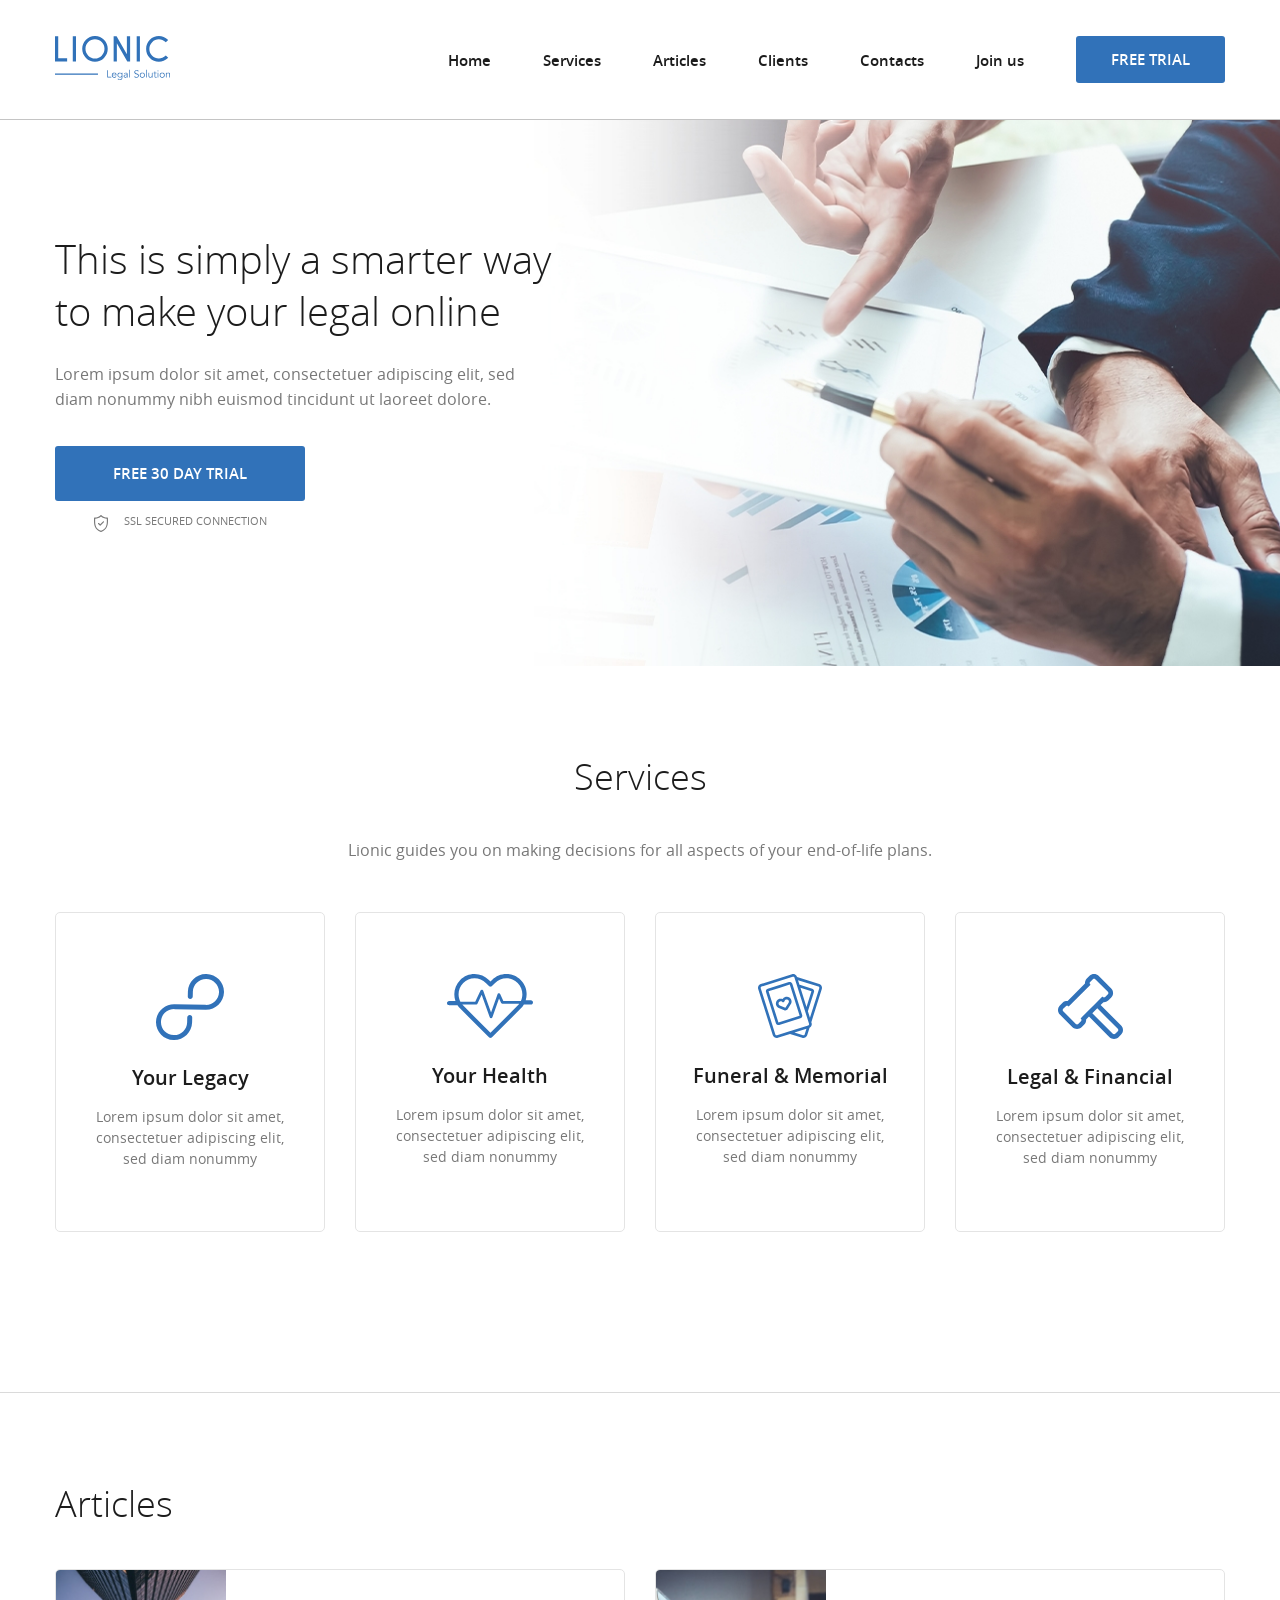
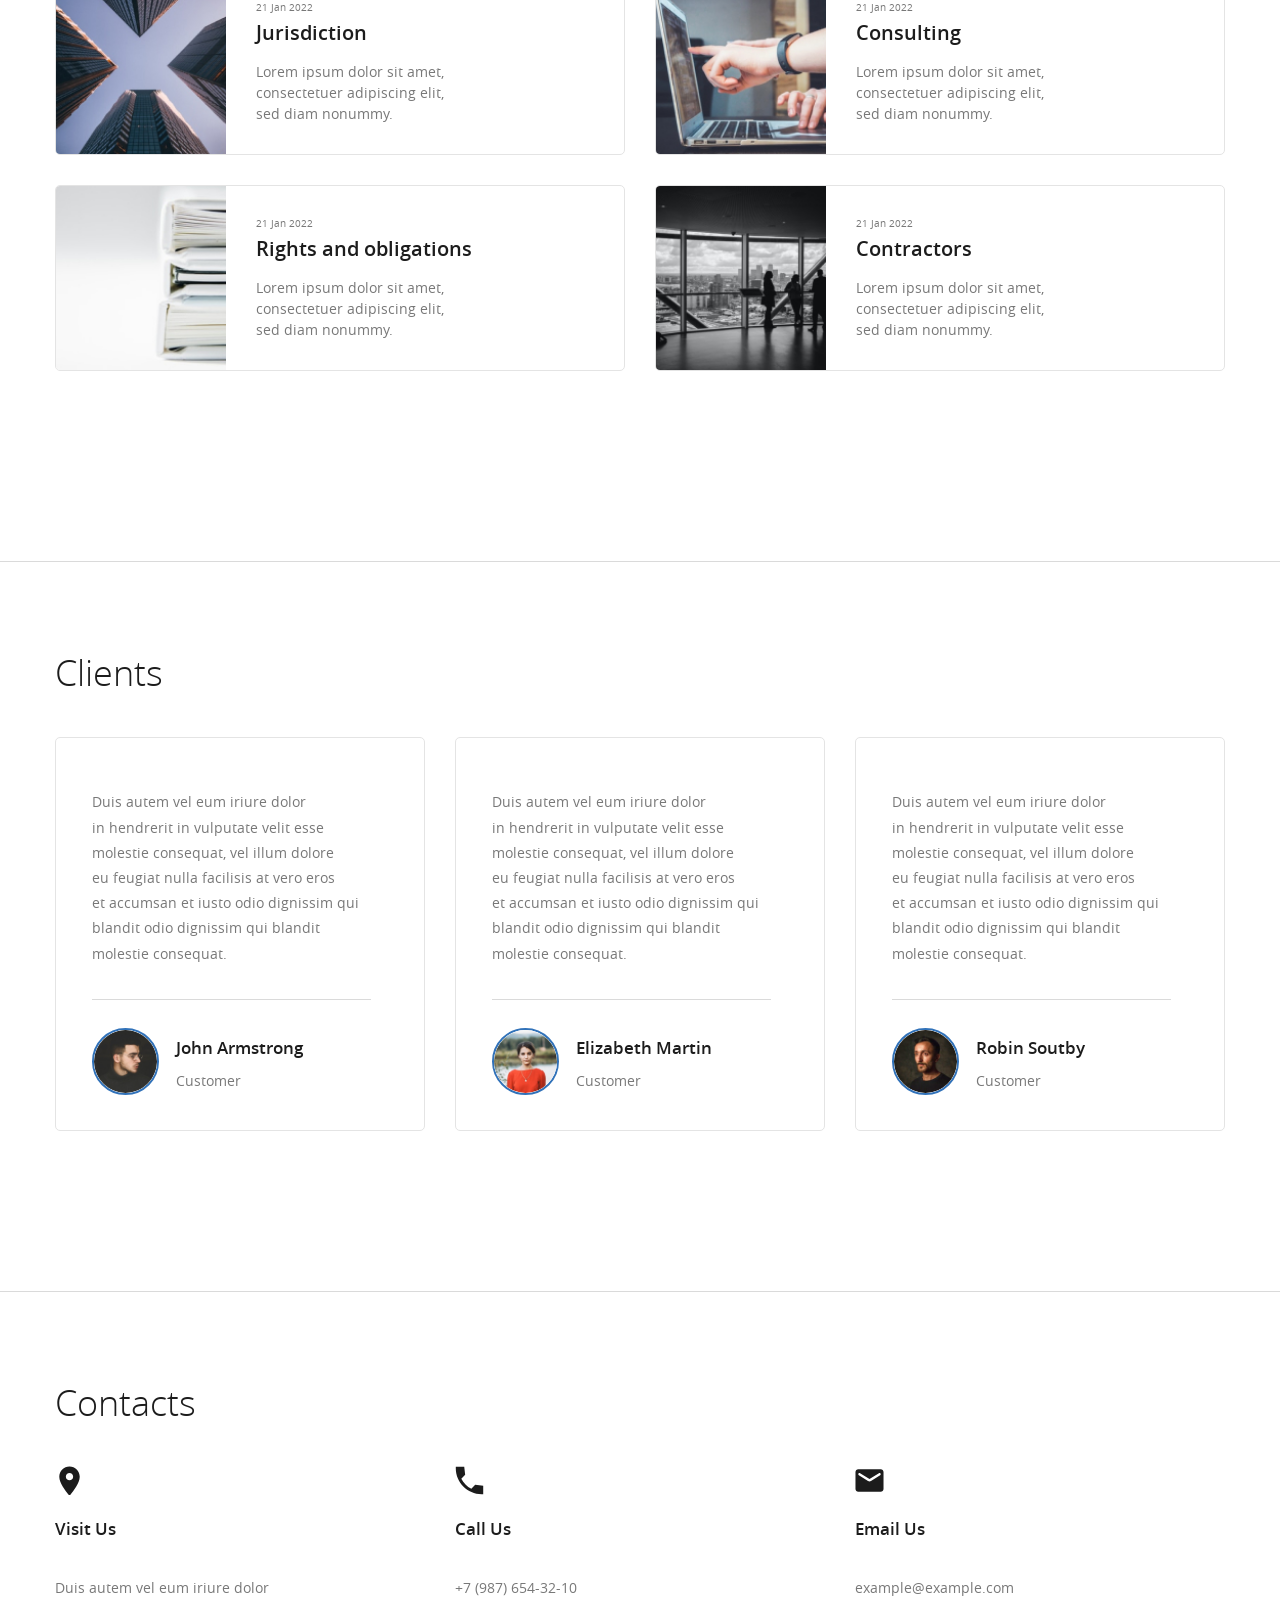
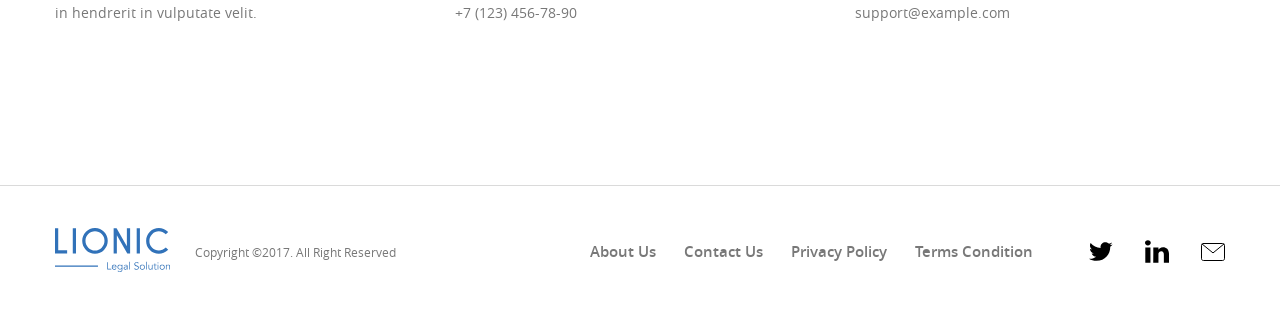
<file: Stylization2/index.html>
<!DOCTYPE html>
<html lang="en">

<head>
  <meta charset="UTF-8">
  <meta name="viewport" content="width=device-width, initial-scale=1.0">
  <title>Lionic</title>
  <link rel="stylesheet" href="css/normalize.css">
  <link rel="stylesheet" href="css/style.css">
</head>

<body>
  <header class="lionic-header">
    <div class="container flex lionic-header__container">
      <a href="#" class="lionic-header__logo">
        <img src="img/logo.svg" alt="Lionic" class="lionic-header__image">
      </a>
      <nav class="lionic-header__nav">
        <ul class="header-nav__list list-reset flex">
          <li class="header-nav__item">
            <a href="#hero" class="header-nav__link">
              Home
            </a>
          </li>
          <li class="header-nav__item">
            <a href="#services" class="header-nav__link">
              Services
            </a>
          </li>
          <li class="header-nav__item">
            <a href="#articles" class="header-nav__link">
              Articles
            </a>
          </li>
          <li class="header-nav__item">
            <a href="#clients" class="header-nav__link">
              Clients
            </a>
          </li>
          <li class="header-nav__item">
            <a href="#contacts" class="header-nav__link">
              Contacts
            </a>
          </li>
          <li class="header-nav__item">
            <a href="#join" class="header-nav__link">
              Join us
            </a>
          </li>
        </ul>
      </nav>
      <button class="btn-reset btn header-btn">
        Free Trial
      </button>
    </div>
    <!---End Container----->
  </header>
  <main class="lionic-main">
    <section id="hero" class="lionic-section section-hero">
      <div class="container">
        <div class="section-hero__content flex">
          <h1 class="section-hero__title">This is&nbsp;simply a&nbsp;smarter way to&nbsp;make your legal online</h1>
          <p class="section-hero__descrition">
            Lorem ipsum dolor sit amet, consectetuer adipiscing elit, sed diam nonummy nibh euismod tincidunt
            ut&nbsp;laoreet dolore.
          </p>
          <div class="section-hero__button-wrapper flex">
            <button class="btn-reset btn section-hero__btn">
              free 30&nbsp;day trial
            </button>
            <span class="section-hero__secure">
              SSL secured connection
            </span>
          </div>
        </div>
      </div>
    </section>
    <section id="services" class="lionic-section section-services section-offset">
      <div class="container">
        <h2 class="section-title section-services__title">Services</h2>
        <p class="section-description section-services__description">
          Lionic guides you on&nbsp;making decisions for all aspects of&nbsp;your end-of-life plans.
        </p>
        <ul class="services-list list-reset flex">
          <li class="services-list__item flex">
            <svg class="services-list__icon" width="68" height="66" viewbox="0 0 68 66" fill="none"
              xmlns="http://www.w3.org/2000/svg">
              <path
                d="M50.393 0.00398661C40.438 -0.212013 32.146 7.63799 31.9 17.512L31.776 22.483C31.742 23.839 32.833 24.973 34.2 25.003C35.567 25.032 36.713 23.947 36.746 22.591L36.871 17.62C37.049 10.471 43.062 4.77799 50.271 4.93399C57.478 5.09099 63.201 11.038 63.023 18.187C62.844 25.335 56.831 31.029 49.623 30.872L18.5 30.197C8.54499 29.981 0.252987 37.831 0.00698678 47.705C-0.240013 57.579 7.65099 65.78 17.607 65.995C27.562 66.211 35.854 58.362 36.1 48.488L36.223 43.572C36.257 42.215 35.166 41.082 33.799 41.052C32.432 41.022 31.286 42.108 31.252 43.464L31.129 48.38C30.951 55.529 24.938 61.222 17.729 61.066C10.522 60.909 4.79899 54.962 4.97699 47.813C5.15599 40.664 11.169 34.971 18.377 35.127L49.5 35.802C59.456 36.018 67.747 28.169 67.994 18.295C68.24 8.41999 60.349 0.219987 50.394 0.00498661L50.393 0.00398661Z"
                fill="#3172B9" />
            </svg>
            <h3 class="services-list__title">Your Legacy</h3>
            <p class="services-list__text">
              Lorem ipsum dolor sit amet, consectetuer adipiscing elit, sed diam nonummy
            </p>
          </li>
          <li class="services-list__item flex">
            <svg class="services-list__icon" width="86" height="64" viewbox="0 0 86 64" fill="none"
              xmlns="http://www.w3.org/2000/svg">
              <path
                d="M79.622 20.272C79.622 22.336 79.316 24.352 78.726 26.27H83.868C85.045 26.27 86 27.227 86 28.406C86 29.586 85.045 30.541 83.868 30.541H77.47C77.268 30.541 77.073 30.513 76.888 30.461C76.0053 31.9743 74.9311 33.3675 73.692 34.606L44.972 63.374C44.7741 63.5725 44.539 63.73 44.2802 63.8375C44.0213 63.9449 43.7438 64.0002 43.4635 64.0002C43.1832 64.0002 42.9057 63.9449 42.6468 63.8375C42.388 63.73 42.1529 63.5725 41.955 63.374L13.233 34.606C12.1963 33.5688 11.2752 32.422 10.486 31.186C10.315 31.23 10.136 31.254 9.95 31.254H2.132C1.85176 31.2537 1.57431 31.1983 1.31551 31.0908C1.0567 30.9833 0.821595 30.8259 0.623621 30.6276C0.425646 30.4292 0.268677 30.1938 0.161676 29.9348C0.0546755 29.6758 -0.000261829 29.3983 9.38171e-07 29.118C9.38171e-07 27.938 0.955001 26.982 2.132 26.982H8.447C5.965 19.861 7.56 11.618 13.233 5.93801C15.1066 4.05015 17.3363 2.55313 19.793 1.5338C22.2497 0.514473 24.8843 -0.00687342 27.544 1.15198e-05C32.95 1.15198e-05 38.034 2.10901 41.856 5.93801L43.463 7.54701L45.07 5.93701C46.9438 4.04921 49.1737 2.55231 51.6306 1.53315C54.0874 0.513987 56.7222 -0.0071368 59.382 1.15198e-05C62.0417 -0.00681806 64.6763 0.514553 67.133 1.53388C69.5896 2.55321 71.8194 4.0502 73.693 5.93801C75.5791 7.8172 77.0741 10.0515 78.0918 12.5117C79.1094 14.972 79.6295 17.6096 79.622 20.272V20.272ZM70.678 8.95701C69.1987 7.46697 67.4383 6.28548 65.4989 5.48108C63.5595 4.67667 61.4796 4.26536 59.38 4.27101C57.2807 4.26563 55.2012 4.67706 53.2622 5.48146C51.3231 6.28586 49.563 7.46721 48.084 8.95701L44.969 12.077C44.7713 12.2754 44.5364 12.4329 44.2777 12.5403C44.019 12.6478 43.7416 12.7031 43.4615 12.7031C43.1814 12.7031 42.904 12.6478 42.6453 12.5403C42.3866 12.4329 42.1517 12.2754 41.954 12.077L38.84 8.95701C37.3608 7.46718 35.6005 6.28582 33.6613 5.48142C31.7221 4.67703 29.6424 4.26561 27.543 4.27101C25.4437 4.26546 23.3642 4.67682 21.4251 5.48123C19.486 6.28564 17.7259 7.46708 16.247 8.95701C11.173 14.04 10.232 21.718 13.425 27.763H28.236L33.538 16.479C33.783 15.959 34.277 15.634 34.891 15.663C35.1717 15.6764 35.4421 15.7726 35.6681 15.9396C35.8942 16.1065 36.0657 16.3367 36.161 16.601L44.051 38.487L50.542 20.168C50.6364 19.9007 50.8086 19.6678 51.0365 19.4992C51.2643 19.3306 51.5374 19.2341 51.8206 19.2221C52.1038 19.21 52.3842 19.283 52.6255 19.4316C52.8669 19.5802 53.0583 19.7977 53.175 20.056L56.351 27.051H73.852C76.612 21.125 75.554 13.842 70.677 8.95701H70.678ZM16.248 31.586L43.463 58.844L70.678 31.586C71.2253 31.038 71.7323 30.4512 72.195 29.83H55.736C55.179 29.83 54.373 29.573 54.143 29.064L52.046 24.444L45.404 43.189C45.204 43.755 44.67 44.135 44.069 44.136H44.066C43.466 44.136 42.933 43.76 42.729 43.196L34.653 20.798L30.426 29.794C30.192 30.292 29.99 30.541 29.439 30.541H15.293C15.593 30.901 15.912 31.249 16.248 31.586V31.586Z"
                fill="#3172B9" />
            </svg>
            <h3 class="services-list__title">Your Health</h3>
            <p class="services-list__text">
              Lorem ipsum dolor sit amet, consectetuer adipiscing elit, sed diam nonummy
            </p>
          </li>
          <li class="services-list__item flex">
            <svg class="services-list__icon" width="64" height="64" viewbox="0 0 64 64" fill="none"
              xmlns="http://www.w3.org/2000/svg">
              <path
                d="M63.8101 15.073L53.3321 48.146L53.5791 48.926C53.7392 49.4265 53.7986 49.9537 53.7536 50.4772C53.7086 51.0008 53.5603 51.5102 53.3171 51.976C52.9241 52.732 52.3171 53.329 51.5701 53.704L51.5611 53.737L49.1941 61.207C48.8722 62.2171 48.1632 63.0585 47.2223 63.5469C46.2815 64.0354 45.1853 64.131 44.1741 63.813L32.0001 59.957L19.8261 63.813C18.8148 64.131 17.7187 64.0354 16.7778 63.5469C15.8369 63.0585 15.1279 62.2171 14.8061 61.207L0.188058 15.074C0.0280711 14.5735 -0.0310613 14.0462 0.0140824 13.5227C0.0592262 12.9991 0.20775 12.4898 0.451058 12.024C0.69167 11.5566 1.02267 11.1416 1.42487 10.8031C1.82706 10.4646 2.29245 10.2093 2.79406 10.052L33.9431 0.187C34.9542 -0.131631 36.0504 -0.0363451 36.9915 0.451969C37.9325 0.940283 38.6415 1.78178 38.9631 2.792L39.0401 3.034C39.0491 3.036 39.0581 3.037 39.0661 3.04L61.2061 10.053C61.7073 10.2103 62.1723 10.4654 62.5743 10.8035C62.9763 11.1417 63.3073 11.5561 63.5481 12.023C64.0401 12.973 64.1331 14.055 63.8101 15.073V15.073ZM48.4441 54.75L36.4161 58.559L44.9781 61.271C45.3153 61.3777 45.6811 61.3463 45.9951 61.1835C46.3092 61.0208 46.5458 60.7401 46.6531 60.403L48.4441 54.75ZM51.0371 49.732L36.4211 3.598C36.3142 3.26106 36.078 2.98029 35.7644 2.81736C35.4507 2.65442 35.0852 2.62264 34.7481 2.729L3.60006 12.595C3.26006 12.702 2.98306 12.935 2.81906 13.252C2.73787 13.4073 2.68829 13.5771 2.67319 13.7517C2.65808 13.9263 2.67775 14.1021 2.73106 14.269L17.3471 60.402C17.5691 61.103 18.3201 61.492 19.0211 61.271L31.5611 57.299C31.5891 57.289 31.6171 57.279 31.6461 57.272L50.1691 51.405C50.5091 51.298 50.7861 51.065 50.9491 50.748C51.1141 50.432 51.1451 50.071 51.0371 49.731V49.732ZM48.4971 32.885L53.4461 17.265L42.4451 13.781L48.4971 32.885ZM61.1801 13.25C61.0998 13.0945 60.9896 12.9565 60.8557 12.8439C60.7218 12.7313 60.567 12.6464 60.4001 12.594L40.0231 6.14L41.4691 10.701C41.5571 10.711 41.6451 10.729 41.7321 10.757L54.2501 14.722C54.5841 14.8269 54.894 14.9969 55.1619 15.2223C55.4299 15.4477 55.6505 15.7239 55.8111 16.035C55.9734 16.3456 56.0726 16.6852 56.1028 17.0344C56.133 17.3835 56.0937 17.7352 55.9871 18.069L49.8951 37.297L51.9331 43.731L61.2681 14.267C61.3751 13.927 61.3441 13.567 61.1801 13.25V13.25ZM30.9401 23.336C31.5152 23.6323 32.0259 24.0398 32.4425 24.5349C32.8591 25.0299 33.1733 25.6027 33.3671 26.22C33.5725 26.8654 33.633 27.5483 33.5443 28.2198C33.4557 28.8913 33.22 29.535 32.8541 30.105L29.6411 35.126C29.3916 35.5142 29.0489 35.8336 28.6441 36.0552C28.2393 36.2767 27.7855 36.3932 27.3241 36.394C26.9701 36.394 26.6161 36.326 26.2841 36.19L20.7651 33.936C20.1378 33.6806 19.5745 33.29 19.1154 32.792C18.6563 32.2941 18.3127 31.701 18.1091 31.055C17.9119 30.4388 17.8389 29.7897 17.8943 29.1451C17.9498 28.5006 18.1326 27.8734 18.4321 27.3C18.7284 26.7249 19.1359 26.2142 19.631 25.7976C20.126 25.3811 20.6988 25.0668 21.3161 24.873C22.3839 24.5378 23.5338 24.5745 24.5781 24.977C25.1998 24.0462 26.1189 23.3539 27.1851 23.013C27.8013 22.8161 28.4504 22.7433 29.0949 22.7987C29.7394 22.8541 30.3665 23.0368 30.9401 23.336V23.336ZM30.8251 27.025C30.7361 26.742 30.5919 26.4795 30.4009 26.2526C30.2098 26.0257 29.9757 25.8389 29.7121 25.703C29.4491 25.5656 29.1615 25.4818 28.8659 25.4564C28.5703 25.431 28.2726 25.4645 27.9901 25.555C27.6178 25.6716 27.2823 25.8833 27.0168 26.1692C26.7513 26.455 26.565 26.8051 26.4761 27.185C26.4221 27.4083 26.3114 27.6139 26.1547 27.7819C25.998 27.95 25.8006 28.0747 25.5816 28.1441C25.3626 28.2135 25.1294 28.2251 24.9045 28.178C24.6797 28.1309 24.4708 28.0265 24.2981 27.875C24.0064 27.6158 23.6523 27.4371 23.2705 27.3565C22.8888 27.2758 22.4926 27.296 22.1211 27.415C21.838 27.5042 21.5755 27.6487 21.3488 27.8401C21.122 28.0315 20.9355 28.266 20.8001 28.53C20.6627 28.793 20.5789 29.0806 20.5535 29.3762C20.5281 29.6718 20.5616 29.9694 20.6521 30.252C20.8271 30.805 21.2371 31.249 21.7751 31.469L27.2931 33.723C27.3114 33.731 27.3322 33.7317 27.3511 33.725C27.3696 33.7194 27.3856 33.7074 27.3961 33.691L30.6091 28.669C30.9231 28.179 31.0021 27.581 30.8261 27.027L30.8251 27.025ZM44.1721 40.932C44.2788 41.2656 44.3183 41.6171 44.2882 41.966C44.2582 42.315 44.1592 42.6545 43.9971 42.965C43.8365 43.2764 43.6158 43.5529 43.3477 43.7785C43.0796 44.004 42.7694 44.1742 42.4351 44.279L21.2401 50.994C20.5659 51.2062 19.835 51.1426 19.2077 50.817C18.5803 50.4914 18.1076 49.9305 17.8931 49.257L8.01306 18.07C7.90624 17.7362 7.8667 17.3846 7.89674 17.0355C7.92678 16.6863 8.0258 16.3466 8.18806 16.036C8.34862 15.7249 8.56923 15.4487 8.83717 15.2233C9.1051 14.9979 9.41503 14.8279 9.74906 14.723L30.9451 8.009C31.6194 7.79619 32.3506 7.85955 32.9782 8.18519C33.6059 8.51083 34.0788 9.07215 34.2931 9.746L44.1721 40.932ZM41.6301 41.737L31.7501 10.551L21.9781 13.645L10.5531 17.264L20.4331 48.45L41.6301 41.737Z"
                fill="#3172B9" />
            </svg>
            <h3 class="services-list__title">Funeral &amp;&nbsp;Memorial</h3>
            <p class="services-list__text">
              Lorem ipsum dolor sit amet, consectetuer adipiscing elit, sed diam nonummy
            </p>
          </li>
          <li class="services-list__item flex">
            <svg class="services-list__icon" width="65" height="65" viewbox="0 0 65 65" fill="none"
              xmlns="http://www.w3.org/2000/svg">
              <path
                d="M63.131 51.506C64.3269 52.7045 64.9985 54.3285 64.9985 56.0215C64.9985 57.7146 64.3269 59.3385 63.131 60.537L60.54 63.13C59.9482 63.7249 59.2442 64.1965 58.4689 64.5175C57.6935 64.8385 56.8622 65.0025 56.023 65C55.184 65.0024 54.3529 64.8384 53.5777 64.5174C52.8025 64.1964 52.0987 63.7249 51.507 63.13L30.988 42.613L28.126 45.475C28.2028 46.397 28.077 47.3246 27.7574 48.1928C27.4378 49.061 26.9322 49.8488 26.276 50.501L23.55 53.227C22.9583 53.8218 22.2545 54.2933 21.4793 54.6143C20.7042 54.9353 19.873 55.0994 19.034 55.097C18.1952 55.0993 17.3642 54.9352 16.5892 54.6142C15.8142 54.2932 15.1106 53.8217 14.519 53.227L1.86503 40.575C0.66925 39.3767 -0.00231934 37.7529 -0.00231934 36.06C-0.00231934 34.3671 0.66925 32.7434 1.86503 31.545L4.59103 28.819C5.24326 28.1629 6.03107 27.6573 6.89928 27.3377C7.76748 27.0182 8.69507 26.8923 9.61703 26.969L26.97 9.61902C26.8953 8.69769 27.0219 7.77112 27.341 6.90358C27.6601 6.03605 28.1641 5.24832 28.818 4.59502L31.543 1.87002C32.1347 1.27539 32.8383 0.803958 33.6133 0.48298C34.3883 0.162003 35.2192 -0.00214761 36.058 2.1214e-05C37.764 2.1214e-05 39.368 0.664021 40.574 1.87002L53.227 14.522C54.4226 15.7205 55.094 17.3442 55.094 19.037C55.094 20.7298 54.4226 22.3536 53.227 23.552L50.502 26.278C49.8497 26.9342 49.0617 27.4398 48.1933 27.7594C47.3249 28.079 46.3972 28.2048 45.475 28.128L42.613 30.99L63.131 51.506ZM31.164 35.784L35.783 31.165L39.243 27.705L44.398 22.551L44.798 22.951C45.126 23.279 45.556 23.443 45.986 23.443C46.416 23.443 46.846 23.279 47.175 22.951L49.9 20.226C50.0561 20.07 50.1798 19.8848 50.2643 19.681C50.3487 19.4771 50.3922 19.2587 50.3922 19.038C50.3922 18.8174 50.3487 18.5989 50.2643 18.3951C50.1798 18.1912 50.0561 18.006 49.9 17.85L37.246 5.19702C37.0901 5.04085 36.905 4.91699 36.7011 4.83256C36.4972 4.74813 36.2787 4.70479 36.058 4.70502C35.628 4.70502 35.198 4.86902 34.87 5.19702L32.144 7.92202C31.9879 8.07804 31.864 8.26332 31.7794 8.46725C31.6949 8.67118 31.6514 8.88977 31.6514 9.11052C31.6514 9.33128 31.6949 9.54987 31.7794 9.7538C31.864 9.95773 31.9879 10.143 32.144 10.299L32.544 10.699L10.694 32.546L10.294 32.146C10.1381 31.9898 9.95296 31.866 9.74909 31.7816C9.54523 31.6971 9.32669 31.6538 9.10603 31.654C8.67603 31.654 8.24603 31.818 7.91803 32.146L5.19303 34.87C5.03701 35.026 4.91325 35.2112 4.82881 35.4151C4.74437 35.6189 4.70091 35.8374 4.70091 36.058C4.70091 36.2787 4.74437 36.4971 4.82881 36.701C4.91325 36.9048 5.03701 37.09 5.19303 37.246L17.846 49.9C18.174 50.228 18.604 50.392 19.034 50.392C19.464 50.392 19.894 50.228 20.223 49.9L22.948 47.175C23.1042 47.019 23.2281 46.8337 23.3126 46.6298C23.3971 46.4259 23.4407 46.2073 23.4407 45.9865C23.4407 45.7658 23.3971 45.5472 23.3126 45.3433C23.2281 45.1393 23.1042 44.954 22.948 44.798L22.548 44.398L27.703 39.244L31.164 35.784ZM59.804 54.834L39.285 34.317L34.315 39.287L54.835 59.803C55.162 60.131 55.593 60.295 56.023 60.295C56.453 60.295 56.883 60.131 57.211 59.803L59.804 57.21C59.9601 57.054 60.0838 56.8688 60.1683 56.665C60.2527 56.4611 60.2962 56.2427 60.2962 56.022C60.2962 55.8014 60.2527 55.5829 60.1683 55.3791C60.0838 55.1752 59.9601 54.99 59.804 54.834V54.834Z"
                fill="#3172B9" />
            </svg>

            <h3 class="services-list__title">Legal &amp;&nbsp;Financial</h3>
            <p class="services-list__text">
              Lorem ipsum dolor sit amet, consectetuer adipiscing elit, sed diam nonummy
            </p>
          </li>
        </ul>
      </div>
    </section>
    <section id="articles" class="lionic-section section-articles section-offset">
      <div class="container">
        <h2 class="section-title section-articles__title">Articles</h2>
        <ul class="section-articles__list list-reset flex">
          <li class="section-articles__item">
            <article class="blog-preview flex">
              <img src="img/blog-1.jpg" alt="Blog photo 1" class="blog-preview__image">
              <div class="blog-preview__content">
                <time class="blog-previev__time" datetime="2022-01-21 14:47">
                  21 Jan 2022
                </time>
                <h3 class="blog-preview__title">Jurisdiction</h3>
                <p class="blog-preview__text">
                  Lorem ipsum dolor sit amet, consectetuer adipiscing elit, sed diam nonummy.
                </p>
              </div>
            </article>
          </li>
          <li class="section-articles__item">
            <article class="blog-preview flex">
              <img src="img/blog-2.jpg" alt="Blog photo 2" class="blog-preview__image">
              <div class="blog-preview__content">
                <time class="blog-previev__time" datetime="2022-01-21 14:47">
                  21 Jan 2022
                </time>
                <h3 class="blog-preview__title">Consulting</h3>
                <p class="blog-preview__text">
                  Lorem ipsum dolor sit amet, consectetuer adipiscing elit, sed diam nonummy.
                </p>
              </div>
            </article>
          </li>
          <li class="section-articles__item">
            <article class="blog-preview flex">
              <img src="img/blog-3.jpg" alt="Blog photo 3" class="blog-preview__image">
              <div class="blog-preview__content">
                <time class="blog-previev__time" datetime="2022-01-21 14:47">
                  21 Jan 2022
                </time>
                <h3 class="blog-preview__title">Rights and obligations</h3>
                <p class="blog-preview__text">
                  Lorem ipsum dolor sit amet, consectetuer adipiscing elit, sed diam nonummy.
                </p>
              </div>
            </article>
          </li>
          <li class="section-articles__item">
            <article class="blog-preview flex">
              <img src="img/blog-4.jpg" alt="Blog photo 4" class="blog-preview__image">
              <div class="blog-preview__content">
                <time class="blog-previev__time" datetime="2022-01-21 14:47">
                  21 Jan 2022
                </time>
                <h3 class="blog-preview__title">Contractors</h3>
                <p class="blog-preview__text">
                  Lorem ipsum dolor sit amet, consectetuer adipiscing elit, sed diam nonummy.
                </p>
              </div>
            </article>
          </li>
        </ul>
      </div>
    </section>
    <section id="clients" class="lionic-section section-clients section-offset">
      <div class="container">
        <h2 class="section-title section-clients__title">Clients</h2>
        <ul class="section-clients__list list-reset flex">
          <li class="section-clients__item flex">
            <p class="section-clients__description">
              Duis autem vel eum iriure dolor in&nbsp;hendrerit in&nbsp;vulputate velit esse molestie consequat, vel
              illum dolore eu&nbsp;feugiat nulla facilisis at&nbsp;vero eros et&nbsp;accumsan et&nbsp;iusto odio
              dignissim qui blandit odio dignissim qui blandit molestie consequat.
            </p>
            <div class="client-info flex">
              <div class="client-info__avatar">
                <img src="img/client-1.jpg" alt="John Armstrong" class="client-info__image">
              </div>
              <div class="client-info__content">
                <div class="client-name">
                  John Armstrong
                </div>
                <span class="client-role">
                  Customer
                </span>
              </div>
            </div>
          </li>
          <li class="section-clients__item flex">
            <p class="section-clients__description">
              Duis autem vel eum iriure dolor in&nbsp;hendrerit in&nbsp;vulputate velit esse molestie consequat, vel
              illum dolore eu&nbsp;feugiat nulla facilisis at&nbsp;vero eros et&nbsp;accumsan et&nbsp;iusto odio
              dignissim qui blandit odio dignissim qui blandit molestie consequat.
            </p>
            <div class="client-info flex">
              <div class="client-info__avatar">
                <img src="img/client-2.jpg" alt="Elizabeth Martin" class="client-info__image">
              </div>
              <div class="client-info__content">
                <div class="client-name">
                  Elizabeth Martin
                </div>
                <span class="client-role">
                  Customer
                </span>
              </div>
            </div>
          </li>
          <li class="section-clients__item flex">
            <p class="section-clients__description">
              Duis autem vel eum iriure dolor in&nbsp;hendrerit in&nbsp;vulputate velit esse molestie consequat, vel
              illum dolore eu&nbsp;feugiat nulla facilisis at&nbsp;vero eros et&nbsp;accumsan et&nbsp;iusto odio
              dignissim qui blandit odio dignissim qui blandit molestie consequat.
            </p>
            <div class="client-info flex">
              <div class="client-info__avatar">
                <img src="img/client-3.jpg" alt="Robin Soutby" class="client-info__image">
              </div>
              <div class="client-info__content">
                <div class="client-name">
                  Robin Soutby
                </div>
                <span class="client-role">
                  Customer
                </span>
              </div>
            </div>
          </li>
        </ul>
      </div>
    </section>
    <section id="contacts" class="lionic-section section-contacts section-offset">
      <div class="container">
        <h2 class="section-title section-contacts__title">Contacts</h2>
        <address class="section-contact__address">
          <ul class="section-contacts__list list-reset flex">
            <li class="section-contacts__item section-contacts__item_location flex">
              <strong class="contacts-caption">
                Visit&nbsp;Us
              </strong>
              <p class="contacts-item-text">
                Duis autem vel eum iriure dolor in&nbsp;hendrerit in&nbsp;vulputate velit.
              </p>
            </li>
            <li class="section-contacts__item section-contacts__item_call flex">
              <strong class="contacts-caption">
                Call&nbsp;Us
              </strong>
              <a href="tel:+79876543210" class="contacts-item-link">
                +7 (987) 654-32-10
              </a>
              <a href="tel:+71234567890" class="contacts-item-link">
                +7 (123) 456-78-90
              </a>
            </li>
            <li class="section-contacts__item section-contacts__item_mail flex">
              <strong class="contacts-caption">
                Email&nbsp;Us
              </strong>
              <a href="mailto:example@example.com" class="contacts-item-link">
                example@example.com
              </a>
              <a href="mailto:support@example.com" class="contacts-item-link">
                support@example.com
              </a>
            </li>
          </ul>
        </address>
      </div>
    </section>
    <!--<section id="join" class="lionic-section section-join">
    </section>-->
  </main>
  <footer class="lionic-footer">
    <div class="container lionic-footer__container flex">
      <div class="footer-left flex">
        <a href="#" class="footer-logo">
          <img src="img/logo.svg" alt="Logo">
        </a>
        <small class="footer-copy">
          Copyright ©2017. All Right Reserved
        </small>
      </div>
      <div class="footer-right flex">
        <nav class="footer-nav">
          <ul class="footer-list list-reset flex">
            <li class="footer-item">
              <a href="#" target="_blank" class="footer-link">About Us</a>
            </li>
            <li class="footer-item">
              <a href="#" target="_blank" class="footer-link">Contact Us</a>
            </li>
            <li class="footer-item">
              <a href="#" target="_blank" class="footer-link">Privacy Policy</a>
            </li>
            <li class="footer-item">
              <a href="#" target="_blank" class="footer-link">Terms Condition</a>
            </li>
          </ul>
        </nav>
        <ul class="social list-reset flex">
          <li class="social-item">
            <a href="#" class="social-link social-link-tw">

            </a>
          </li>
          <li class="social-item">
            <a href="#" class="social-link social-link-linkedin">

            </a>
          </li>
          <li class="social-item">
            <a href="#" class="social-link social-link-mail">

            </a>
          </li>
        </ul>
      </div>
    </div>
  </footer>
</body>

</html>
</file>
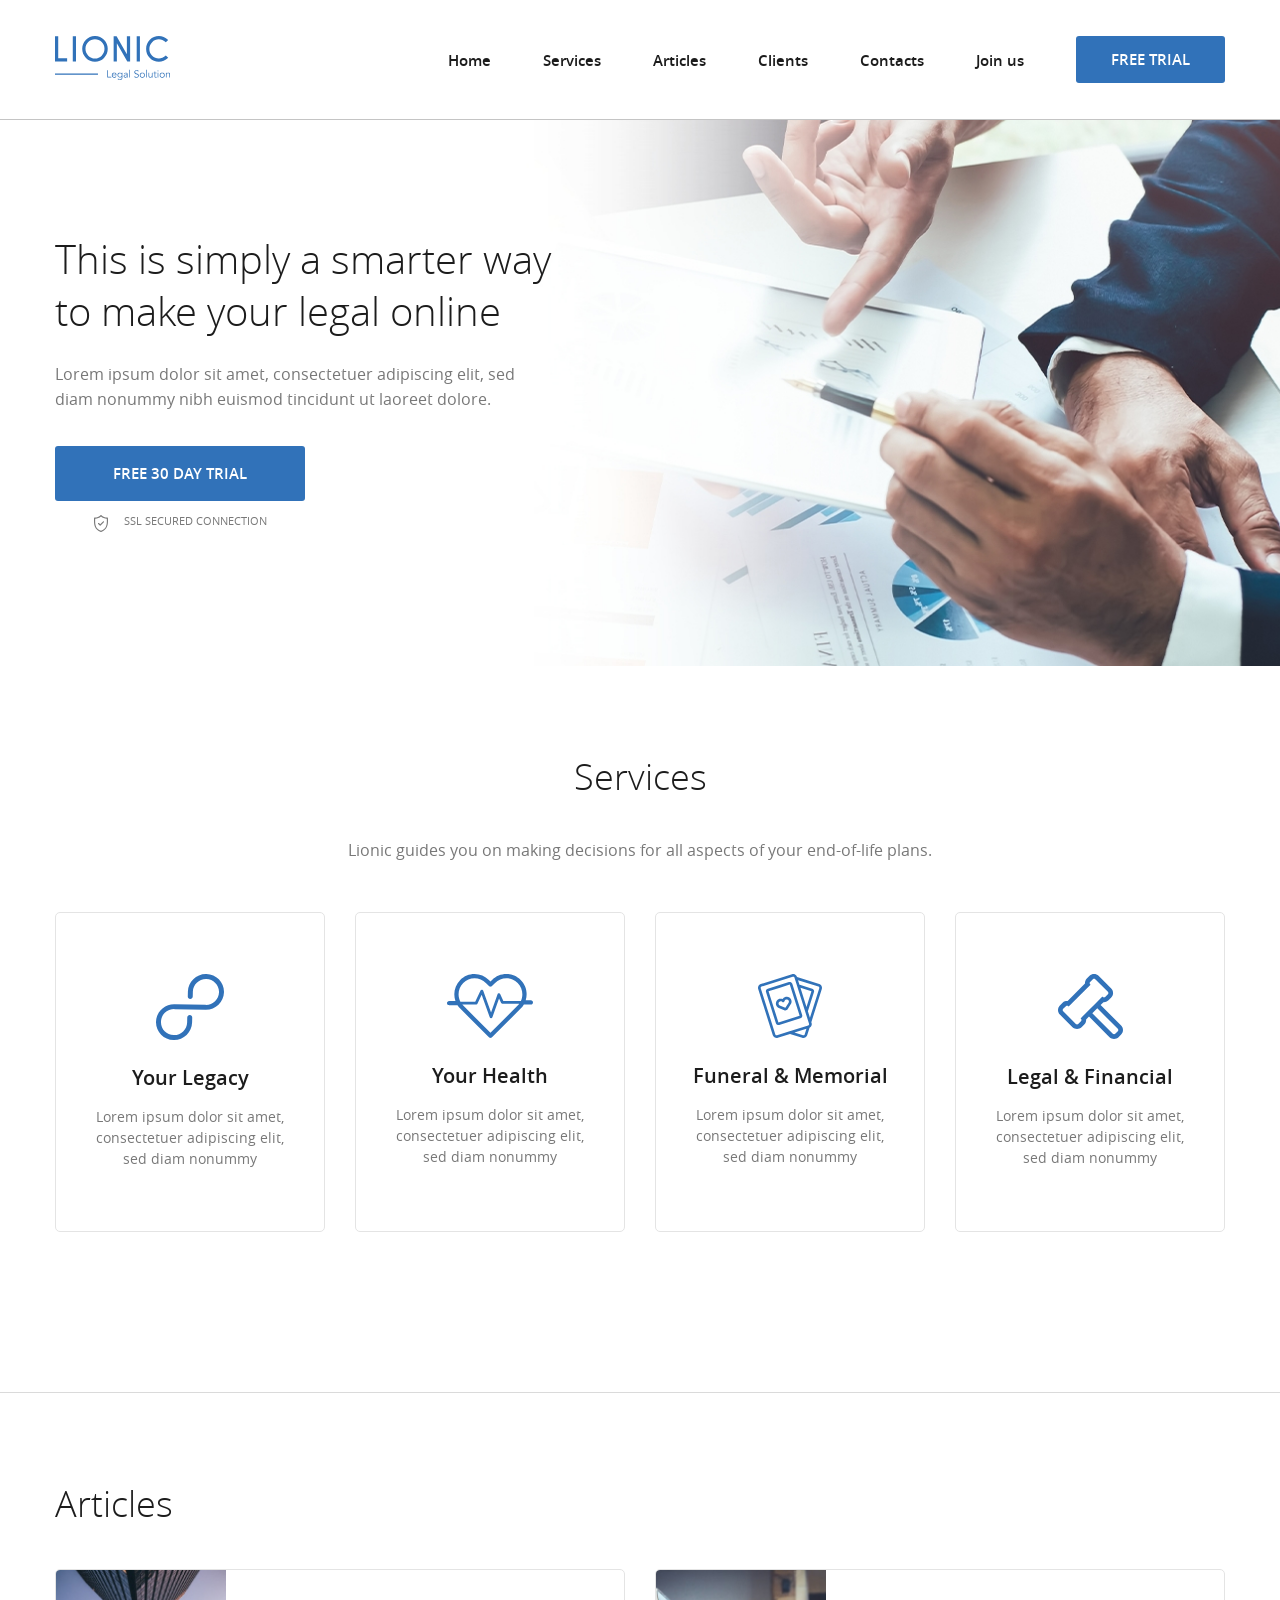
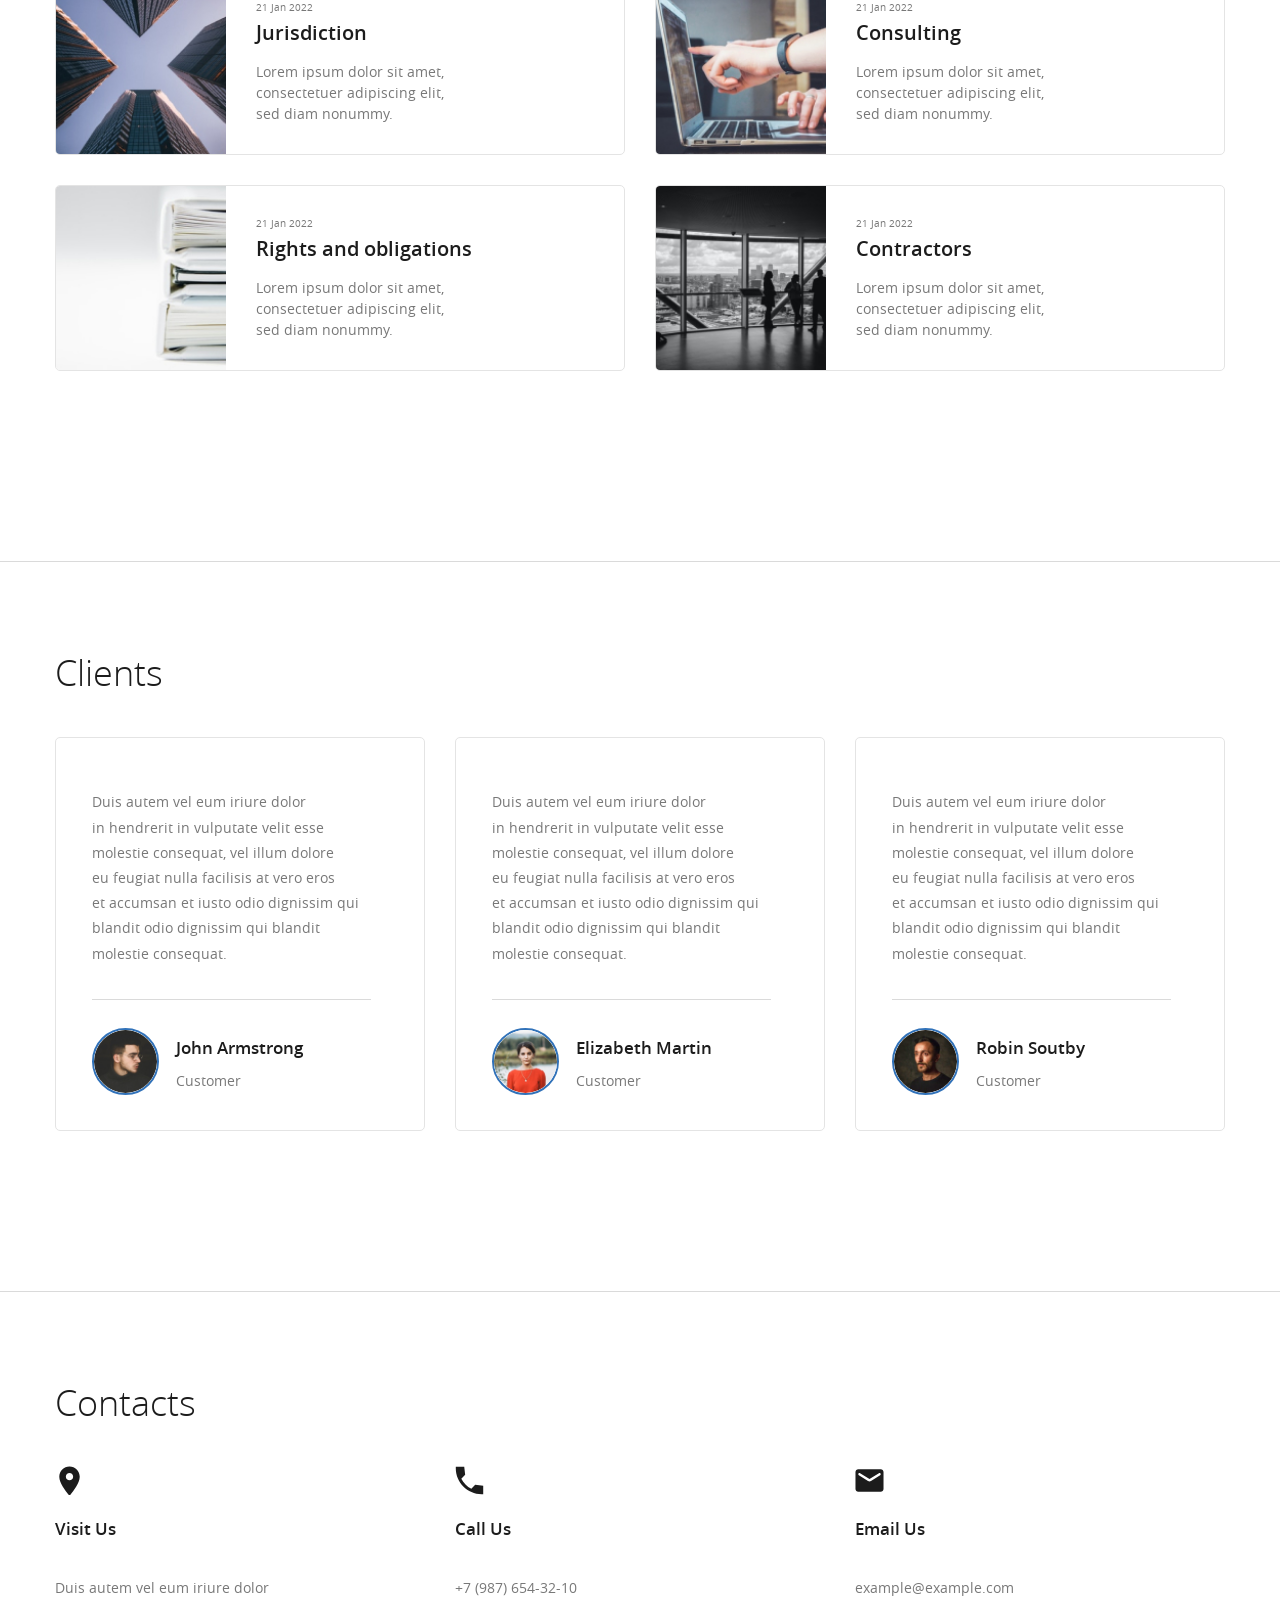
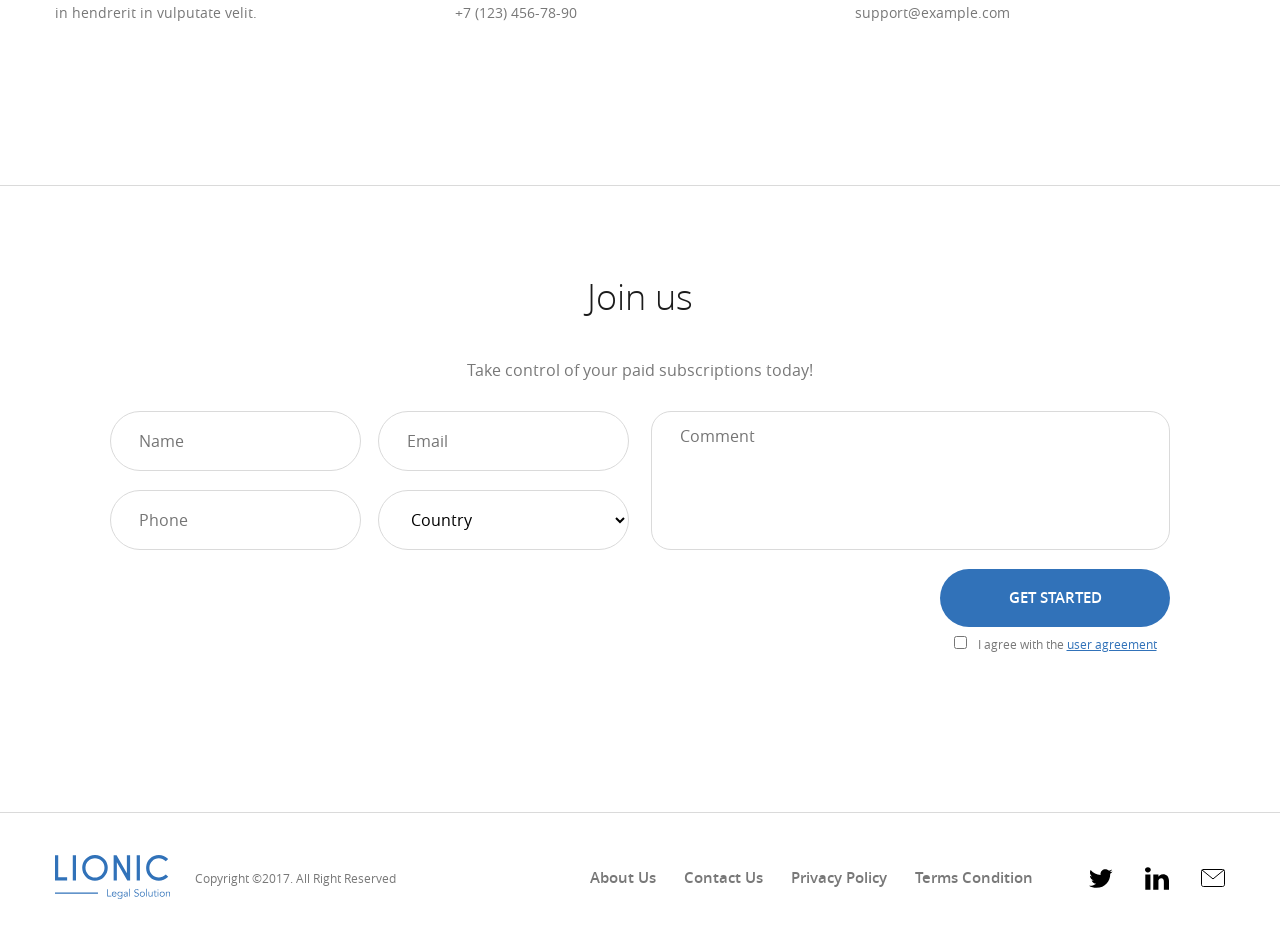
<file: Stylization3(form)/index.html>
<!DOCTYPE html>
<html lang="en">

<head>
  <meta charset="UTF-8">
  <meta name="viewport" content="width=device-width, initial-scale=1.0">
  <title>Lionic</title>
  <link rel="stylesheet" href="css/normalize.css">
  <link rel="stylesheet" href="css/style.css">
</head>

<body>
  <header class="lionic-header">
    <div class="container flex lionic-header__container">
      <a href="#" class="lionic-header__logo">
        <img src="img/logo.svg" alt="Lionic" class="lionic-header__image">
      </a>
      <nav class="lionic-header__nav">
        <ul class="header-nav__list list-reset flex">
          <li class="header-nav__item">
            <a href="#hero" class="header-nav__link">
              Home
            </a>
          </li>
          <li class="header-nav__item">
            <a href="#services" class="header-nav__link">
              Services
            </a>
          </li>
          <li class="header-nav__item">
            <a href="#articles" class="header-nav__link">
              Articles
            </a>
          </li>
          <li class="header-nav__item">
            <a href="#clients" class="header-nav__link">
              Clients
            </a>
          </li>
          <li class="header-nav__item">
            <a href="#contacts" class="header-nav__link">
              Contacts
            </a>
          </li>
          <li class="header-nav__item">
            <a href="#join" class="header-nav__link">
              Join us
            </a>
          </li>
        </ul>
      </nav>
      <button class="btn-reset btn header-btn">
        Free Trial
      </button>
    </div>
    <!---End Container----->
  </header>
  <main class="lionic-main">
    <section id="hero" class="lionic-section section-hero">
      <div class="container">
        <div class="section-hero__content flex">
          <h1 class="section-hero__title">This is&nbsp;simply a&nbsp;smarter way to&nbsp;make your legal online</h1>
          <p class="section-hero__descrition">
            Lorem ipsum dolor sit amet, consectetuer adipiscing elit, sed diam nonummy nibh euismod tincidunt
            ut&nbsp;laoreet dolore.
          </p>
          <div class="section-hero__button-wrapper flex">
            <button class="btn-reset btn section-hero__btn">
              free 30&nbsp;day trial
            </button>
            <span class="section-hero__secure">
              SSL secured connection
            </span>
          </div>
        </div>
      </div>
    </section>
    <section id="services" class="lionic-section section-services section-offset">
      <div class="container">
        <h2 class="section-title section-services__title">Services</h2>
        <p class="section-description section-services__description">
          Lionic guides you on&nbsp;making decisions for all aspects of&nbsp;your end-of-life plans.
        </p>
        <ul class="services-list list-reset flex">
          <li class="services-list__item flex">
            <svg class="services-list__icon" width="68" height="66" viewbox="0 0 68 66" fill="none"
              xmlns="http://www.w3.org/2000/svg">
              <path
                d="M50.393 0.00398661C40.438 -0.212013 32.146 7.63799 31.9 17.512L31.776 22.483C31.742 23.839 32.833 24.973 34.2 25.003C35.567 25.032 36.713 23.947 36.746 22.591L36.871 17.62C37.049 10.471 43.062 4.77799 50.271 4.93399C57.478 5.09099 63.201 11.038 63.023 18.187C62.844 25.335 56.831 31.029 49.623 30.872L18.5 30.197C8.54499 29.981 0.252987 37.831 0.00698678 47.705C-0.240013 57.579 7.65099 65.78 17.607 65.995C27.562 66.211 35.854 58.362 36.1 48.488L36.223 43.572C36.257 42.215 35.166 41.082 33.799 41.052C32.432 41.022 31.286 42.108 31.252 43.464L31.129 48.38C30.951 55.529 24.938 61.222 17.729 61.066C10.522 60.909 4.79899 54.962 4.97699 47.813C5.15599 40.664 11.169 34.971 18.377 35.127L49.5 35.802C59.456 36.018 67.747 28.169 67.994 18.295C68.24 8.41999 60.349 0.219987 50.394 0.00498661L50.393 0.00398661Z"
                fill="#3172B9" />
            </svg>
            <h3 class="services-list__title">Your Legacy</h3>
            <p class="services-list__text">
              Lorem ipsum dolor sit amet, consectetuer adipiscing elit, sed diam nonummy
            </p>
          </li>
          <li class="services-list__item flex">
            <svg class="services-list__icon" width="86" height="64" viewbox="0 0 86 64" fill="none"
              xmlns="http://www.w3.org/2000/svg">
              <path
                d="M79.622 20.272C79.622 22.336 79.316 24.352 78.726 26.27H83.868C85.045 26.27 86 27.227 86 28.406C86 29.586 85.045 30.541 83.868 30.541H77.47C77.268 30.541 77.073 30.513 76.888 30.461C76.0053 31.9743 74.9311 33.3675 73.692 34.606L44.972 63.374C44.7741 63.5725 44.539 63.73 44.2802 63.8375C44.0213 63.9449 43.7438 64.0002 43.4635 64.0002C43.1832 64.0002 42.9057 63.9449 42.6468 63.8375C42.388 63.73 42.1529 63.5725 41.955 63.374L13.233 34.606C12.1963 33.5688 11.2752 32.422 10.486 31.186C10.315 31.23 10.136 31.254 9.95 31.254H2.132C1.85176 31.2537 1.57431 31.1983 1.31551 31.0908C1.0567 30.9833 0.821595 30.8259 0.623621 30.6276C0.425646 30.4292 0.268677 30.1938 0.161676 29.9348C0.0546755 29.6758 -0.000261829 29.3983 9.38171e-07 29.118C9.38171e-07 27.938 0.955001 26.982 2.132 26.982H8.447C5.965 19.861 7.56 11.618 13.233 5.93801C15.1066 4.05015 17.3363 2.55313 19.793 1.5338C22.2497 0.514473 24.8843 -0.00687342 27.544 1.15198e-05C32.95 1.15198e-05 38.034 2.10901 41.856 5.93801L43.463 7.54701L45.07 5.93701C46.9438 4.04921 49.1737 2.55231 51.6306 1.53315C54.0874 0.513987 56.7222 -0.0071368 59.382 1.15198e-05C62.0417 -0.00681806 64.6763 0.514553 67.133 1.53388C69.5896 2.55321 71.8194 4.0502 73.693 5.93801C75.5791 7.8172 77.0741 10.0515 78.0918 12.5117C79.1094 14.972 79.6295 17.6096 79.622 20.272V20.272ZM70.678 8.95701C69.1987 7.46697 67.4383 6.28548 65.4989 5.48108C63.5595 4.67667 61.4796 4.26536 59.38 4.27101C57.2807 4.26563 55.2012 4.67706 53.2622 5.48146C51.3231 6.28586 49.563 7.46721 48.084 8.95701L44.969 12.077C44.7713 12.2754 44.5364 12.4329 44.2777 12.5403C44.019 12.6478 43.7416 12.7031 43.4615 12.7031C43.1814 12.7031 42.904 12.6478 42.6453 12.5403C42.3866 12.4329 42.1517 12.2754 41.954 12.077L38.84 8.95701C37.3608 7.46718 35.6005 6.28582 33.6613 5.48142C31.7221 4.67703 29.6424 4.26561 27.543 4.27101C25.4437 4.26546 23.3642 4.67682 21.4251 5.48123C19.486 6.28564 17.7259 7.46708 16.247 8.95701C11.173 14.04 10.232 21.718 13.425 27.763H28.236L33.538 16.479C33.783 15.959 34.277 15.634 34.891 15.663C35.1717 15.6764 35.4421 15.7726 35.6681 15.9396C35.8942 16.1065 36.0657 16.3367 36.161 16.601L44.051 38.487L50.542 20.168C50.6364 19.9007 50.8086 19.6678 51.0365 19.4992C51.2643 19.3306 51.5374 19.2341 51.8206 19.2221C52.1038 19.21 52.3842 19.283 52.6255 19.4316C52.8669 19.5802 53.0583 19.7977 53.175 20.056L56.351 27.051H73.852C76.612 21.125 75.554 13.842 70.677 8.95701H70.678ZM16.248 31.586L43.463 58.844L70.678 31.586C71.2253 31.038 71.7323 30.4512 72.195 29.83H55.736C55.179 29.83 54.373 29.573 54.143 29.064L52.046 24.444L45.404 43.189C45.204 43.755 44.67 44.135 44.069 44.136H44.066C43.466 44.136 42.933 43.76 42.729 43.196L34.653 20.798L30.426 29.794C30.192 30.292 29.99 30.541 29.439 30.541H15.293C15.593 30.901 15.912 31.249 16.248 31.586V31.586Z"
                fill="#3172B9" />
            </svg>
            <h3 class="services-list__title">Your Health</h3>
            <p class="services-list__text">
              Lorem ipsum dolor sit amet, consectetuer adipiscing elit, sed diam nonummy
            </p>
          </li>
          <li class="services-list__item flex">
            <svg class="services-list__icon" width="64" height="64" viewbox="0 0 64 64" fill="none"
              xmlns="http://www.w3.org/2000/svg">
              <path
                d="M63.8101 15.073L53.3321 48.146L53.5791 48.926C53.7392 49.4265 53.7986 49.9537 53.7536 50.4772C53.7086 51.0008 53.5603 51.5102 53.3171 51.976C52.9241 52.732 52.3171 53.329 51.5701 53.704L51.5611 53.737L49.1941 61.207C48.8722 62.2171 48.1632 63.0585 47.2223 63.5469C46.2815 64.0354 45.1853 64.131 44.1741 63.813L32.0001 59.957L19.8261 63.813C18.8148 64.131 17.7187 64.0354 16.7778 63.5469C15.8369 63.0585 15.1279 62.2171 14.8061 61.207L0.188058 15.074C0.0280711 14.5735 -0.0310613 14.0462 0.0140824 13.5227C0.0592262 12.9991 0.20775 12.4898 0.451058 12.024C0.69167 11.5566 1.02267 11.1416 1.42487 10.8031C1.82706 10.4646 2.29245 10.2093 2.79406 10.052L33.9431 0.187C34.9542 -0.131631 36.0504 -0.0363451 36.9915 0.451969C37.9325 0.940283 38.6415 1.78178 38.9631 2.792L39.0401 3.034C39.0491 3.036 39.0581 3.037 39.0661 3.04L61.2061 10.053C61.7073 10.2103 62.1723 10.4654 62.5743 10.8035C62.9763 11.1417 63.3073 11.5561 63.5481 12.023C64.0401 12.973 64.1331 14.055 63.8101 15.073V15.073ZM48.4441 54.75L36.4161 58.559L44.9781 61.271C45.3153 61.3777 45.6811 61.3463 45.9951 61.1835C46.3092 61.0208 46.5458 60.7401 46.6531 60.403L48.4441 54.75ZM51.0371 49.732L36.4211 3.598C36.3142 3.26106 36.078 2.98029 35.7644 2.81736C35.4507 2.65442 35.0852 2.62264 34.7481 2.729L3.60006 12.595C3.26006 12.702 2.98306 12.935 2.81906 13.252C2.73787 13.4073 2.68829 13.5771 2.67319 13.7517C2.65808 13.9263 2.67775 14.1021 2.73106 14.269L17.3471 60.402C17.5691 61.103 18.3201 61.492 19.0211 61.271L31.5611 57.299C31.5891 57.289 31.6171 57.279 31.6461 57.272L50.1691 51.405C50.5091 51.298 50.7861 51.065 50.9491 50.748C51.1141 50.432 51.1451 50.071 51.0371 49.731V49.732ZM48.4971 32.885L53.4461 17.265L42.4451 13.781L48.4971 32.885ZM61.1801 13.25C61.0998 13.0945 60.9896 12.9565 60.8557 12.8439C60.7218 12.7313 60.567 12.6464 60.4001 12.594L40.0231 6.14L41.4691 10.701C41.5571 10.711 41.6451 10.729 41.7321 10.757L54.2501 14.722C54.5841 14.8269 54.894 14.9969 55.1619 15.2223C55.4299 15.4477 55.6505 15.7239 55.8111 16.035C55.9734 16.3456 56.0726 16.6852 56.1028 17.0344C56.133 17.3835 56.0937 17.7352 55.9871 18.069L49.8951 37.297L51.9331 43.731L61.2681 14.267C61.3751 13.927 61.3441 13.567 61.1801 13.25V13.25ZM30.9401 23.336C31.5152 23.6323 32.0259 24.0398 32.4425 24.5349C32.8591 25.0299 33.1733 25.6027 33.3671 26.22C33.5725 26.8654 33.633 27.5483 33.5443 28.2198C33.4557 28.8913 33.22 29.535 32.8541 30.105L29.6411 35.126C29.3916 35.5142 29.0489 35.8336 28.6441 36.0552C28.2393 36.2767 27.7855 36.3932 27.3241 36.394C26.9701 36.394 26.6161 36.326 26.2841 36.19L20.7651 33.936C20.1378 33.6806 19.5745 33.29 19.1154 32.792C18.6563 32.2941 18.3127 31.701 18.1091 31.055C17.9119 30.4388 17.8389 29.7897 17.8943 29.1451C17.9498 28.5006 18.1326 27.8734 18.4321 27.3C18.7284 26.7249 19.1359 26.2142 19.631 25.7976C20.126 25.3811 20.6988 25.0668 21.3161 24.873C22.3839 24.5378 23.5338 24.5745 24.5781 24.977C25.1998 24.0462 26.1189 23.3539 27.1851 23.013C27.8013 22.8161 28.4504 22.7433 29.0949 22.7987C29.7394 22.8541 30.3665 23.0368 30.9401 23.336V23.336ZM30.8251 27.025C30.7361 26.742 30.5919 26.4795 30.4009 26.2526C30.2098 26.0257 29.9757 25.8389 29.7121 25.703C29.4491 25.5656 29.1615 25.4818 28.8659 25.4564C28.5703 25.431 28.2726 25.4645 27.9901 25.555C27.6178 25.6716 27.2823 25.8833 27.0168 26.1692C26.7513 26.455 26.565 26.8051 26.4761 27.185C26.4221 27.4083 26.3114 27.6139 26.1547 27.7819C25.998 27.95 25.8006 28.0747 25.5816 28.1441C25.3626 28.2135 25.1294 28.2251 24.9045 28.178C24.6797 28.1309 24.4708 28.0265 24.2981 27.875C24.0064 27.6158 23.6523 27.4371 23.2705 27.3565C22.8888 27.2758 22.4926 27.296 22.1211 27.415C21.838 27.5042 21.5755 27.6487 21.3488 27.8401C21.122 28.0315 20.9355 28.266 20.8001 28.53C20.6627 28.793 20.5789 29.0806 20.5535 29.3762C20.5281 29.6718 20.5616 29.9694 20.6521 30.252C20.8271 30.805 21.2371 31.249 21.7751 31.469L27.2931 33.723C27.3114 33.731 27.3322 33.7317 27.3511 33.725C27.3696 33.7194 27.3856 33.7074 27.3961 33.691L30.6091 28.669C30.9231 28.179 31.0021 27.581 30.8261 27.027L30.8251 27.025ZM44.1721 40.932C44.2788 41.2656 44.3183 41.6171 44.2882 41.966C44.2582 42.315 44.1592 42.6545 43.9971 42.965C43.8365 43.2764 43.6158 43.5529 43.3477 43.7785C43.0796 44.004 42.7694 44.1742 42.4351 44.279L21.2401 50.994C20.5659 51.2062 19.835 51.1426 19.2077 50.817C18.5803 50.4914 18.1076 49.9305 17.8931 49.257L8.01306 18.07C7.90624 17.7362 7.8667 17.3846 7.89674 17.0355C7.92678 16.6863 8.0258 16.3466 8.18806 16.036C8.34862 15.7249 8.56923 15.4487 8.83717 15.2233C9.1051 14.9979 9.41503 14.8279 9.74906 14.723L30.9451 8.009C31.6194 7.79619 32.3506 7.85955 32.9782 8.18519C33.6059 8.51083 34.0788 9.07215 34.2931 9.746L44.1721 40.932ZM41.6301 41.737L31.7501 10.551L21.9781 13.645L10.5531 17.264L20.4331 48.45L41.6301 41.737Z"
                fill="#3172B9" />
            </svg>
            <h3 class="services-list__title">Funeral &amp;&nbsp;Memorial</h3>
            <p class="services-list__text">
              Lorem ipsum dolor sit amet, consectetuer adipiscing elit, sed diam nonummy
            </p>
          </li>
          <li class="services-list__item flex">
            <svg class="services-list__icon" width="65" height="65" viewbox="0 0 65 65" fill="none"
              xmlns="http://www.w3.org/2000/svg">
              <path
                d="M63.131 51.506C64.3269 52.7045 64.9985 54.3285 64.9985 56.0215C64.9985 57.7146 64.3269 59.3385 63.131 60.537L60.54 63.13C59.9482 63.7249 59.2442 64.1965 58.4689 64.5175C57.6935 64.8385 56.8622 65.0025 56.023 65C55.184 65.0024 54.3529 64.8384 53.5777 64.5174C52.8025 64.1964 52.0987 63.7249 51.507 63.13L30.988 42.613L28.126 45.475C28.2028 46.397 28.077 47.3246 27.7574 48.1928C27.4378 49.061 26.9322 49.8488 26.276 50.501L23.55 53.227C22.9583 53.8218 22.2545 54.2933 21.4793 54.6143C20.7042 54.9353 19.873 55.0994 19.034 55.097C18.1952 55.0993 17.3642 54.9352 16.5892 54.6142C15.8142 54.2932 15.1106 53.8217 14.519 53.227L1.86503 40.575C0.66925 39.3767 -0.00231934 37.7529 -0.00231934 36.06C-0.00231934 34.3671 0.66925 32.7434 1.86503 31.545L4.59103 28.819C5.24326 28.1629 6.03107 27.6573 6.89928 27.3377C7.76748 27.0182 8.69507 26.8923 9.61703 26.969L26.97 9.61902C26.8953 8.69769 27.0219 7.77112 27.341 6.90358C27.6601 6.03605 28.1641 5.24832 28.818 4.59502L31.543 1.87002C32.1347 1.27539 32.8383 0.803958 33.6133 0.48298C34.3883 0.162003 35.2192 -0.00214761 36.058 2.1214e-05C37.764 2.1214e-05 39.368 0.664021 40.574 1.87002L53.227 14.522C54.4226 15.7205 55.094 17.3442 55.094 19.037C55.094 20.7298 54.4226 22.3536 53.227 23.552L50.502 26.278C49.8497 26.9342 49.0617 27.4398 48.1933 27.7594C47.3249 28.079 46.3972 28.2048 45.475 28.128L42.613 30.99L63.131 51.506ZM31.164 35.784L35.783 31.165L39.243 27.705L44.398 22.551L44.798 22.951C45.126 23.279 45.556 23.443 45.986 23.443C46.416 23.443 46.846 23.279 47.175 22.951L49.9 20.226C50.0561 20.07 50.1798 19.8848 50.2643 19.681C50.3487 19.4771 50.3922 19.2587 50.3922 19.038C50.3922 18.8174 50.3487 18.5989 50.2643 18.3951C50.1798 18.1912 50.0561 18.006 49.9 17.85L37.246 5.19702C37.0901 5.04085 36.905 4.91699 36.7011 4.83256C36.4972 4.74813 36.2787 4.70479 36.058 4.70502C35.628 4.70502 35.198 4.86902 34.87 5.19702L32.144 7.92202C31.9879 8.07804 31.864 8.26332 31.7794 8.46725C31.6949 8.67118 31.6514 8.88977 31.6514 9.11052C31.6514 9.33128 31.6949 9.54987 31.7794 9.7538C31.864 9.95773 31.9879 10.143 32.144 10.299L32.544 10.699L10.694 32.546L10.294 32.146C10.1381 31.9898 9.95296 31.866 9.74909 31.7816C9.54523 31.6971 9.32669 31.6538 9.10603 31.654C8.67603 31.654 8.24603 31.818 7.91803 32.146L5.19303 34.87C5.03701 35.026 4.91325 35.2112 4.82881 35.4151C4.74437 35.6189 4.70091 35.8374 4.70091 36.058C4.70091 36.2787 4.74437 36.4971 4.82881 36.701C4.91325 36.9048 5.03701 37.09 5.19303 37.246L17.846 49.9C18.174 50.228 18.604 50.392 19.034 50.392C19.464 50.392 19.894 50.228 20.223 49.9L22.948 47.175C23.1042 47.019 23.2281 46.8337 23.3126 46.6298C23.3971 46.4259 23.4407 46.2073 23.4407 45.9865C23.4407 45.7658 23.3971 45.5472 23.3126 45.3433C23.2281 45.1393 23.1042 44.954 22.948 44.798L22.548 44.398L27.703 39.244L31.164 35.784ZM59.804 54.834L39.285 34.317L34.315 39.287L54.835 59.803C55.162 60.131 55.593 60.295 56.023 60.295C56.453 60.295 56.883 60.131 57.211 59.803L59.804 57.21C59.9601 57.054 60.0838 56.8688 60.1683 56.665C60.2527 56.4611 60.2962 56.2427 60.2962 56.022C60.2962 55.8014 60.2527 55.5829 60.1683 55.3791C60.0838 55.1752 59.9601 54.99 59.804 54.834V54.834Z"
                fill="#3172B9" />
            </svg>

            <h3 class="services-list__title">Legal &amp;&nbsp;Financial</h3>
            <p class="services-list__text">
              Lorem ipsum dolor sit amet, consectetuer adipiscing elit, sed diam nonummy
            </p>
          </li>
        </ul>
      </div>
    </section>
    <section id="articles" class="lionic-section section-articles section-offset">
      <div class="container">
        <h2 class="section-title section-articles__title">Articles</h2>
        <ul class="section-articles__list list-reset flex">
          <li class="section-articles__item">
            <article class="blog-preview flex">
              <img src="img/blog-1.jpg" alt="Blog photo 1" class="blog-preview__image">
              <div class="blog-preview__content">
                <time class="blog-previev__time" datetime="2022-01-21 14:47">
                  21 Jan 2022
                </time>
                <h3 class="blog-preview__title">Jurisdiction</h3>
                <p class="blog-preview__text">
                  Lorem ipsum dolor sit amet, consectetuer adipiscing elit, sed diam nonummy.
                </p>
              </div>
            </article>
          </li>
          <li class="section-articles__item">
            <article class="blog-preview flex">
              <img src="img/blog-2.jpg" alt="Blog photo 2" class="blog-preview__image">
              <div class="blog-preview__content">
                <time class="blog-previev__time" datetime="2022-01-21 14:47">
                  21 Jan 2022
                </time>
                <h3 class="blog-preview__title">Consulting</h3>
                <p class="blog-preview__text">
                  Lorem ipsum dolor sit amet, consectetuer adipiscing elit, sed diam nonummy.
                </p>
              </div>
            </article>
          </li>
          <li class="section-articles__item">
            <article class="blog-preview flex">
              <img src="img/blog-3.jpg" alt="Blog photo 3" class="blog-preview__image">
              <div class="blog-preview__content">
                <time class="blog-previev__time" datetime="2022-01-21 14:47">
                  21 Jan 2022
                </time>
                <h3 class="blog-preview__title">Rights and obligations</h3>
                <p class="blog-preview__text">
                  Lorem ipsum dolor sit amet, consectetuer adipiscing elit, sed diam nonummy.
                </p>
              </div>
            </article>
          </li>
          <li class="section-articles__item">
            <article class="blog-preview flex">
              <img src="img/blog-4.jpg" alt="Blog photo 4" class="blog-preview__image">
              <div class="blog-preview__content">
                <time class="blog-previev__time" datetime="2022-01-21 14:47">
                  21 Jan 2022
                </time>
                <h3 class="blog-preview__title">Contractors</h3>
                <p class="blog-preview__text">
                  Lorem ipsum dolor sit amet, consectetuer adipiscing elit, sed diam nonummy.
                </p>
              </div>
            </article>
          </li>
        </ul>
      </div>
    </section>
    <section id="clients" class="lionic-section section-clients section-offset">
      <div class="container">
        <h2 class="section-title section-clients__title">Clients</h2>
        <ul class="section-clients__list list-reset flex">
          <li class="section-clients__item flex">
            <p class="section-clients__description">
              Duis autem vel eum iriure dolor in&nbsp;hendrerit in&nbsp;vulputate velit esse molestie consequat, vel
              illum dolore eu&nbsp;feugiat nulla facilisis at&nbsp;vero eros et&nbsp;accumsan et&nbsp;iusto odio
              dignissim qui blandit odio dignissim qui blandit molestie consequat.
            </p>
            <div class="client-info flex">
              <div class="client-info__avatar">
                <img src="img/client-1.jpg" alt="John Armstrong" class="client-info__image">
              </div>
              <div class="client-info__content">
                <div class="client-name">
                  John Armstrong
                </div>
                <span class="client-role">
                  Customer
                </span>
              </div>
            </div>
          </li>
          <li class="section-clients__item flex">
            <p class="section-clients__description">
              Duis autem vel eum iriure dolor in&nbsp;hendrerit in&nbsp;vulputate velit esse molestie consequat, vel
              illum dolore eu&nbsp;feugiat nulla facilisis at&nbsp;vero eros et&nbsp;accumsan et&nbsp;iusto odio
              dignissim qui blandit odio dignissim qui blandit molestie consequat.
            </p>
            <div class="client-info flex">
              <div class="client-info__avatar">
                <img src="img/client-2.jpg" alt="Elizabeth Martin" class="client-info__image">
              </div>
              <div class="client-info__content">
                <div class="client-name">
                  Elizabeth Martin
                </div>
                <span class="client-role">
                  Customer
                </span>
              </div>
            </div>
          </li>
          <li class="section-clients__item flex">
            <p class="section-clients__description">
              Duis autem vel eum iriure dolor in&nbsp;hendrerit in&nbsp;vulputate velit esse molestie consequat, vel
              illum dolore eu&nbsp;feugiat nulla facilisis at&nbsp;vero eros et&nbsp;accumsan et&nbsp;iusto odio
              dignissim qui blandit odio dignissim qui blandit molestie consequat.
            </p>
            <div class="client-info flex">
              <div class="client-info__avatar">
                <img src="img/client-3.jpg" alt="Robin Soutby" class="client-info__image">
              </div>
              <div class="client-info__content">
                <div class="client-name">
                  Robin Soutby
                </div>
                <span class="client-role">
                  Customer
                </span>
              </div>
            </div>
          </li>
        </ul>
      </div>
    </section>
    <section id="contacts" class="lionic-section section-contacts section-offset">
      <div class="container">
        <h2 class="section-title section-contacts__title">Contacts</h2>
        <address class="section-contact__address">
          <ul class="section-contacts__list list-reset flex">
            <li class="section-contacts__item section-contacts__item_location flex">
              <strong class="contacts-caption">
                Visit&nbsp;Us
              </strong>
              <p class="contacts-item-text">
                Duis autem vel eum iriure dolor in&nbsp;hendrerit in&nbsp;vulputate velit.
              </p>
            </li>
            <li class="section-contacts__item section-contacts__item_call flex">
              <strong class="contacts-caption">
                Call&nbsp;Us
              </strong>
              <a href="tel:+79876543210" class="contacts-item-link">
                +7 (987) 654-32-10
              </a>
              <a href="tel:+71234567890" class="contacts-item-link">
                +7 (123) 456-78-90
              </a>
            </li>
            <li class="section-contacts__item section-contacts__item_mail flex">
              <strong class="contacts-caption">
                Email&nbsp;Us
              </strong>
              <a href="mailto:example@example.com" class="contacts-item-link">
                example@example.com
              </a>
              <a href="mailto:support@example.com" class="contacts-item-link">
                support@example.com
              </a>
            </li>
          </ul>
        </address>
      </div>
    </section>
    <section id="join" class="lionic-section section-join section-offset">
      <div class="container">
        <h2 class="section-title section-join__title">Join us</h2>
        <p class="section-description section-join__description">Take control of&nbsp;your paid subscriptions today!</p>
        <form action="https://jsonplaceholder.typicode.com/posts" method="POST" class="join-form">
          <div class="join-form__top flex">
            <div class="form-fop-left flex">
              <input type="text" name="name" placeholder="Name" required class="join-form__input">
              <input type="email" name="email" placeholder="Email" required class="join-form__input">
              <input type="tel" name="phone" placeholder="Phone" required class="join-form__input">
              <select class="join-form__select" name="country">
                <option class="join-form__option" value="Country" disabled selected>Country</option>
                <option value="Russia" class="join-form__option">Russia</option>
                <option value="USA" class="join-form__option">USA</option>
                <option value="United Kingdom" class="join-form__option">United Kingdom</option>
                <option value="South Africa" class="join-form__option">South Africa</option>
                <option value="Colombia" class="join-form__option">Colombia</option>
                <option value="Saudi Arabia" class="join-form__option">Saudi Arabia</option>
              </select>
            </div>
            <div class="form-top-right">
              <textarea name="comment" placeholder="Comment" class="join-form__textarea"></textarea>
            </div>
          </div>
          <div class="join-form__bottom flex">
            <div class="form-bottom-wrapper flex">
              <button class="btn-reset btn join-form__btn">
                get started
              </button>
              <label class="join-form__check">
                <input type="checkbox" name="confirm" required class="join-form__checkbox" >
                I agree with the <a class="join-form__link" href="#">user agreement</a>
              </label>

            </div>
          </div>
        </form>
      </div>
    </section>
  </main>
  <footer class="lionic-footer">
    <div class="container lionic-footer__container flex">
      <div class="footer-left flex">
        <a href="#" class="footer-logo">
          <img src="img/logo.svg" alt="Logo">
        </a>
        <small class="footer-copy">
          Copyright ©2017. All Right Reserved
        </small>
      </div>
      <div class="footer-right flex">
        <nav class="footer-nav">
          <ul class="footer-list list-reset flex">
            <li class="footer-item">
              <a href="#" target="_blank" class="footer-link">About Us</a>
            </li>
            <li class="footer-item">
              <a href="#" target="_blank" class="footer-link">Contact Us</a>
            </li>
            <li class="footer-item">
              <a href="#" target="_blank" class="footer-link">Privacy Policy</a>
            </li>
            <li class="footer-item">
              <a href="#" target="_blank" class="footer-link">Terms Condition</a>
            </li>
          </ul>
        </nav>
        <ul class="social list-reset flex">
          <li class="social-item">
            <a href="#" class="social-link social-link-tw">

            </a>
          </li>
          <li class="social-item">
            <a href="#" class="social-link social-link-linkedin">

            </a>
          </li>
          <li class="social-item">
            <a href="#" class="social-link social-link-mail">

            </a>
          </li>
        </ul>
      </div>
    </div>
  </footer>
</body>

</html>
</file>
<file: css/style.css>
@import url('https://fonts.googleapis.com/css2?family=Open+Sans:wght@300;400;600&display=swap');

html {
  box-sizing: border-box;
}

*,
*::before,
*::after {
  box-sizing: inherit;
}

a {
  color: inherit;
  text-decoration: none;
  outline: none;
}

:root {
  --gap: 30px;
}

img {
  max-width: 100%;
}


body {
  min-width: 320px;
  font-family: "Open Sans", sans-serif;
  font-weight: 400;
}

/*-----------global-----------*/

.list-reset {
  margin: 0;
  padding: 0;
  list-style: none;
}

.btn-reset {
  padding: 0;
  border: none;
  background-color: transparent;
  cursor: pointer;
}

.btn {
  position: relative;
  padding: 15px 35px;
  font-weight: 600;
  font-size: 15px;
  line-height: 20px;
  text-transform: uppercase;
  background-color: #3172b9;
  color: #fff;
  border-radius: 3px;
  outline: none;
  transition: background-color 0.3s ease-in-out;
}

.btn::after {
  content: "";
  position: absolute;
  top: -3px;
  right: -3px;
  left: -3px;
  bottom: -3px;
  border-radius: inherit;
  border: 1px solid #3172b9;
  outline: none;
  opacity: 0;
  transition: opacity 0.3s ease-in-out;
}


.btn:focus:not(:active)::after {
  opacity: 1;
}

.btn:hover {
  background-color: #71A7E2;
}

.btn:active {
  background-color: #0e3b6c;
}

.btn:active::after {
  opacity: 0;
}

.flex {
  display: flex;
}

.container {
  max-width: 1200px;

}

h1,
h2,
h3,
h4,
h5,
h6 {
  margin: 0;
}

p {
  margin: 0;
}

.section-title {
  margin-bottom: 40px;
  font-weight: 300;
  font-size: 36px;
  line-height: 130%;
  color: #1c1c1c;
}

.section-descr {
  margin: 0;
  margin-bottom: 50px;
  font-size: 16px;
  line-height: 22px;
  color: #787878;
}

.section-offset {
  padding-top: 87px;
  padding-bottom: 160px;
  border-bottom: 1px solid #dadada;
}

/*------------header------------*/

.header {
  padding: 36px 0;
  background-color: #fff;
  border-bottom: 1px solid #C4C4C4;
  z-index: 1000 ;
}

.header__container {
  align-items: center;
}

.header__logo {
  flex-shrink: 0;
  margin-right: auto;
}

.header__nav {
  margin-right: 52px;
}

.nav__item:not(:last-child) {
  margin-right: 52px;
}

.nav__link {
  position: relative;
  font-weight: 600;
  font-size: 15px;
  line-height: 20px;
  color: #1c1c1c;
  transition: color 0.3s ease-in-out;
}

.nav__link::after {
  position: absolute;
  content: "";
  left: 0;
  bottom: 0;
  width: 100%;
  height: 2px;
  background-color: #3474ba;
  opacity: 0;
  transition: opacity 0.3s ease-in-out;
}

.nav__link:focus:not(:active) {
  outline-offset: 2px;
  outline: 1px solid #71A7E2;
}

.nav__link:hover {
  color: #71A7E2;
}

.nav__link:active {
  color: #3474ba;
  outline: none;
}

.nav__link:active::after {
  opacity: 1;
}

.burger {
  display: none;
}

/*------------hero------------*/

.hero {
  padding-top: 100px;
  padding-bottom: 150px;
  background-image: url("../img/hero-bg-1.jpg");
  background-size: cover;
  background-position: center;
  background-repeat: no-repeat;
}



.hero__title {
  margin-bottom: 25px;
  font-weight: 300;
  font-size: 40px;
  line-height: 130%;
  color: #1c1c1c;
}

.hero__descr {
  margin: 0;
  margin-bottom: 34px;
  font-weight: 400;
  font-size: 16px;
  line-height: 155%;
  color: #787878;
}

.hero__wrapper {
  flex-direction: column;
  align-items: center;
}

.hero__btn {
  min-width: 250px;
  margin-bottom: 14px;
  padding-top: 20px;
  padding-bottom: 20px;
}

.hero__secure {
  padding-left: 30px;
  font-size: 11px;
  line-height: 155%;
  text-transform: uppercase;
  color: #787878;
  background-image: url("../img/shell.png");
  background-position: left center;
  background-size: 14px 17px;
  background-repeat: no-repeat;
}

/*------------services------------*/

.services__title {
  text-align: center;
}

.services__descr {
  text-align: center;
}

.services-item {
  flex-direction: column;
  align-items: center;
  padding: 60px 30px;

  border: 1px solid #e4e4e4;
  border-radius: 5px;
  cursor: pointer;
  transition: background-color 0.3s ease-in-out, border-color 0.3s ease-in-out;
}

.services-item:hover {
  border-color: #3172b9;
  background-color: #3172b9;
}

.services-item:hover .services-item__title {
  color: #fff;
}

.services-item:hover .services-item__descr {
  color: #fff;
}

.services-item:hover .services-item__icon path {
  fill: #fff;
}



.services-item__icon {
  margin-bottom: 27px;
}

.services-item__icon path {
  fill: #3172b9;
  transition: fill 0.3s ease-in-out;
}

.services-item__title {
  margin-bottom: 15px;
  font-weight: 600;
  text-align: center;
  font-size: 20px;
  line-height: 130%;
  color: #1c1c1c;
  transition: color 0.3s ease-in-out;
}

.services-item__descr {
  text-align: center;
  font-size: 14px;
  line-height: 150%;
  color: #787878;
  transition: color 0.3s ease-in-out;
}

/*------------articles------------*/

.articles-list {
  flex-wrap: wrap;
}

.articles-item {
  /*width: calc((100% - (var(--gap) * 1)) / 2);*/
  margin-bottom: 30px;
}

.articles-item:not(:nth-child(2n)) {
  margin-right: 30px;

}

.blog-preview {
  overflow: hidden;
  border: 1px solid #e4e4e4;
  border-radius: 5px;
}

.blog-preview__link {
  position: relative;
  width: 100;
  transition: background-color 0.3s ease-in-out;
}

.blog-preview__link:focus {
  background-color: #71A7E2;
}

.blog-preview__link:focus .blog-preview__time {
  color: #fff;
}


.blog-preview__link:focus .blog-preview__title {
  color: #fff;
}

.blog-preview__link:focus .blog-preview__descr {
  color: #fff;
}

.blog-preview__link:hover {
  background-color: #3172b9;
}

.blog-preview__link:hover .blog-preview__time {
  color: #fff;
}


.blog-preview__link:hover .blog-preview__title {
  color: #fff;
}

.blog-preview__link:hover .blog-preview__descr {
  color: #fff;
}

.blog-preview__link:active {
  background-color: #0e3b6c;
}

.blog-preview__link:active .blog-preview__time {
  color: #fff;
}


.blog-preview__link:active .blog-preview__title {
  color: #fff;
}

.blog-preview__link:active .blog-preview__descr {
  color: #fff;
}

.blog-preview__image {
  object-fit: cover;
}

.blog-preview__text {
  padding: 30px;
}

.blog-preview__time {
  display: block;
  margin-bottom: 5px;
  font-size: 10px;
  line-height: 150%;
  color: #787878;
  transition: color 0.3s ease-in-out;
}

.blog-preview__title {
  margin-bottom: 15px;
  font-weight: 600;
  font-size: 20px;
  line-height: 130%;
  color: #1c1c1c;
  transition: color 0.3s ease-in-out;
}

.blog-preview__descr {
  max-width: 210px;
  font-size: 14px;
  line-height: 150%;
  color: #787878;
  transition: color 0.3s ease-in-out;
}

.articles-center  {
  display: none;
  text-align: center;
}

/*------------clients------------*/

.clients-item {
  flex-direction: column;
  padding: 50px 36px;
  padding-bottom: 30px;
  border: 1px solid #e4e4e4;
  border-radius: 5px;
}



.clients-item__descr {
  margin-bottom: 33px;
  font-size: 14px;
  line-height: 180%;
  color: #787878;
}

.clients__user {
  width: 100%;
  padding-top: 28px;
  margin-top: auto;
  align-items: center;
  border-top: 1px solid #dadada;
}

.clients__avatar {
  flex-shrink: 0;
  width: 67px;
  margin-right: 17px;

}

.clients__image {
  width: 100%;
  height: 100%;
  border: 2px solid #3172B9;
  border-radius: 100%;
}


.clients__name {
  margin-bottom: 5px;
  font-weight: 600;
  font-size: 17px;
  line-height: 180%;
}

.clients__post {
  font-size: 14px;
  line-height: 180%;
  color: #787878;
}

/*------------contacts------------*/

.contacts__address {
  font-style: normal;
}

.contacts-item {
  flex-direction: column;
  /*width: calc((100% - (var(--gap) * 2)) / 3);*/
  padding-top: 48px;
  background-position: left top;
  background-repeat: no-repeat;
  background-size: 29px 29px;
}

/*.contacts-item:not(:nth-child(3n)) {
  margin-right: var(--gap);
}*/

.contacts-item_1 {
  background-image: url("/img/location_on.svg");
}

.contacts-item_2 {
  background-image: url("/img/phone.svg");
}

.contacts-item_3 {
  background-image: url("/img/mail.svg");
}

.contacts-item__caption {
  margin-bottom: 30px;
  font-weight: 600;
  font-size: 17px;
  line-height: 180%;
}

.contacts-item__text {
  max-width: 214px;
  font-size: 14px;
  line-height: 180%;
  color: #787878;
}

.contacts-item__link {
  font-size: 14px;
  line-height: 180%;
  color: #787878;
  transition: color 0.3s ease-in-out, outline 0.3s ease-in-out;
}

.contacts-item__link:focus {
  outline-offset: 2px;
  outline: 1px solid #71A7E2;
}

.contacts-item__link:hover {
  color: #71A7E2;
}

.contacts-item__link:active {
  color: #0e3b6c;
  outline: none;
}

/*------------join------------*/

.join__title {
  text-align: center;
}

.join__descr {
  margin-bottom: 30px;
  text-align: center;
}

.form {
  padding-left: 55px;
  padding-right: 55px;
}

.form__input {
  margin-bottom: 19px;
  box-sizing: border-box;
  width: 251px;
  height: 60px;
  padding: 16px 28px;
  border: 1px solid #dadada;
  border-radius: 50px;
  transition: background-color 0.3s ease-in-out, border-color 0.3s ease-in-out;
}

.form__input:focus {
  outline: none;
  border-color: #71A7E2;
  background-color: rgba(113, 167, 226, 0.2);
}

.form__input:hover {
  border-color: #71A7E2;
}

.form__input:active {
  color: #1c1c1c;
  border-color: #0e3b6c;
}

.form__input:nth-child(-n+2) {
  margin-bottom: 19px;
}



.form__top {
  justify-content: space-between;
  margin-bottom: 19px;
}

.form__left {
  width: 49%;
  /*height: 160px;*/
  flex-wrap: wrap;
  justify-content: space-between;

}

.form__right {
  width: 49%;
}

.form__select {
  box-sizing: border-box;
  width: 251px;
  height: 60px;
  padding: 16px 28px;
  border: 1px solid #dadada;
  border-radius: 50px;
  background-color: #fff;
  transition: background-color 0.3s ease-in-out, border-color 0.3s ease-in-out;
}

.form__select:focus {
  outline: none;
  border-color: #71A7E2;
  background-color: rgba(113, 167, 226, 0.2);
}

.form__select:hover {
  border-color: #71A7E2;
}

.form__select:active {
  color: #1c1c1c;
  border-color: #0e3b6c;
}

.form__textarea {
  width: 100%;
  height: 100%;
  box-sizing: border-box;
  padding: 16px 28px;
  resize: none;
  border: 1px solid #dadada;
  border-radius: 20px;
  transition: background-color 0.3s ease-in-out, border-color 0.3s ease-in-out;
}

.form__textarea:focus {
  outline: none;
  border-color: #71A7E2;
  background-color: rgba(113, 167, 226, 0.2);
}

.form__textarea:hover {
  border-color: #71A7E2;
}

.form__textarea:active {
  color: #1c1c1c;
  border-color: #0e3b6c;
}

.form__bottom {
  justify-content: flex-end;
}

.form__wrapper {
  flex-direction: column;
}

.form__btn {
  margin-bottom: 9px;
  min-width: 20px;
  padding-top: 20px;
  padding-bottom: 20px;
  border-radius: 50px;
}

.form__check {
  font-size: 12px;
  line-height: 16px;
  color: #787878;
}

.form__checkbox {
  margin-right: 8px;
}

.form__link {
  color: #3172b9;
  text-decoration: underline;
}

/*------------footer------------*/

.footer {
  padding: 42px 0;
}

.footer__container {
  align-items: center;
  justify-content: space-between;
}

.footer__left,
.footer__right {
  align-items: center;
}

.footer__logo {
  margin-right: 25px;
}

.footer__copy {
  font-size: 12px;
  line-height: 16px;
  color: #787878;
}

.footer__nav {
  margin-right: 56px;
}

.footer__nav .nav__link {
  font-weight: 600;
  font-size: 15px;
  line-height: 20px;
  color: #787878;
}

.footer__nav .nav__item:not(:last-child) {
  margin-right: 28px;
}

.social-list__item:not(:last-child) {
  margin-right: 32px;
}

.social-list__link {
  align-items: center;
  justify-content: center;
  width: 24px;
  height: 24px;
}

.social-list__icon path {
  fill: #000;
  transition: fill 0.3s ease-in-out, outline 0.3s ease-in-out;
}

.social-list__icon_mail path {
  fill: none;
  stroke: #000;
  transition: stroke 0.3 ease-in-out, outline 0.3s ease-in-out;
}

.social-list__link:focus {
  outline-offset: 2px;
  outline: 1px solid #71A7E2;
}

.social-list__link:hover .social-list__icon path {
  fill: #71A7E2;
}

.social-list__link:hover .social-list__icon_mail path {
  fill: none;
  stroke: #71A7E2;
}

.social-list__link:active .social-list__icon path {
  fill: #3172b9;
}

.social-list__link:active .social-list__icon_mail path {
  fill: none;
  stroke: #3172b9;
}
</file>
<file: css/media.css>
@media (max-width: 1024px) {

  .form__input,
  .form__select {
    width: 100%;
  }
}

@media (max-width: 992px) {





  .header__btn {
    margin-right: 7px;
    padding: 12px 35px;
  }

  .burger {
    position: relative;
    display: block;
    width: 40px;
    height: 40px;
    border: 1px solid currentColor;
    border-radius: 3px;
    color: #3172b9;
  }

  .burger_active
  .burger__line:nth-child(2) {
    opacity: 0;
  }

  .burger_active
  .burger__line:first-child {
   left: 25%;
   top: 50%;
   transform: rotate(45deg);
   transform-origin: center;
   transition: transform 0.3s ease-in-out, top 0.3s ease-in-out, left 0.3s ease-in-out;
  }

  .burger_active
  .burger__line:last-child  {
    bottom: auto;
    left: 25%;
    top: 50%;
    transform: rotate(-45deg);
    transform-origin: center;
    transition: transform 0.3s ease-in-out, top 0.3s ease-in-out, left 0.3s ease-in-out;
  }

  .burger__line {
    transition: transform 0.3s ease-in-out, top 0.3s ease-in-out, left 0.3s ease-in-out;
  }

  .stop-scroll  {
    overflow: hidden;
  }

  .header__nav .nav__list {
    flex-direction: column;
  }

  .header__nav .nav__item:not(:last-child)  {
    margin-right: 0;
    margin-bottom: 30px;
  }

  .header__nav .nav__link {
    font-size: 18px;
  }

  .header__nav  {
    position: absolute;
    left: 0;
    top: 0;
    width: 50%;
    min-width: 250px;
    height: 100vh;
    z-index: 2000 ;
    padding: 50px;
    box-shadow: 0 0 5px #888;
    background-color: #fff;
    overflow-y: auto;
    visibility: hidden;
    transform: translateX(-120%);
    transition: visibility 0.3s ease-in-out, transform 0.3s ease-in-out;
  }

  .header__nav_active {
    visibility: visible;
    transform: none;
  }

  .burger__line {
    position: absolute;
    left: 50%;
    width: 20px;
    height: 2px;
    border-radius: inherit;
    background-color: currentColor;
    transform: translateX(-50%);
  }

  .burger__line:nth-child(1) {
    top: 13px;
  }

  .burger__line:nth-child(3) {
    bottom: 13px;
  }

  .burger__line:nth-child(2) {
    top: 50%;
    transform: translateX(-50%) translateY(-50%);
  }

  /*---hero992---*/
  .hero__content {
    width: 75%;
  }

  /*---services-992---*/
  .services-list {
    flex-wrap: wrap;
  }

  .services-item {
    margin-bottom: var(--gap);

  }

  .services-item:not(:nth-child(4n)) {
    margin-right: 0;
  }

  .services-item:not(:nth-child(2n)) {
    margin-right: var(--gap);
  }

  /*---clients992---*/

  .clients-item {
    padding: 20px;
  }

  /*---join992---*/
  .form {
    padding: 0;
  }

  /*---footer992---*/
  .footer__container {
    flex-direction: column;
  }

  .footer__left {
    margin-bottom: var(--gap);
  }
}

@media (max-width: 768px) {

  /*---articles768---*/

  .blog-preview__link {
    flex-direction: column;
  }

  /*---clients 768---*/

  .clients-list {
    flex-wrap: wrap;
    justify-content: space-between;
  }

  .clients-item:not(:nth-child(3n)) {
    margin-right: 0;
  }

  /*.clients-item {
    width: calc((100% - (var(--gap))) / 2);
    margin-bottom: var(--gap);
  }*/

  /*---footer 768---*/

  .footer__nav {
    margin-right: 30px;
  }

  .footer__nav .nav__item:not(:last-child) {
    margin-right: 5px;
  }

}

@media (max-width: 576px) {

  :root {
    --gap: 15px;
  }

  .section-offset {
    padding-top: 60px;
    padding-bottom: 0;
  }

  .section-title {
    margin-bottom: 14px;
  }

  /*---header--576--*/
  .header {
    padding: 15px 0;
  }

  .header__logo {
    width: 80px;
  }

  .header__btn {
    padding-top: 12px;
    padding-bottom: 9px;
    padding-left: 22px;
    padding-right: 22px;
  }

  /*---hero--576--*/
  .hero {
    padding-top: 30px;
    padding-bottom: 0;
    background-image: none;
  }

  .hero__content {
    width: 100%;
  }

  .hero__title {
    margin-bottom: 16px;
  }

  .hero__descr {
    margin-bottom: 14px;
  }

  .hero__wrapper {
    width: 100%;
  }

  .hero__btn {
    min-width: 100%;
  }

  /*---services-576--*/
  .services__title {
    text-align: left;
    margin-bottom: 14px;
  }

  .services__descr {
    margin-bottom: 1px;
    text-align: left;
    line-height: 20px;
  }

  .services-item {
    min-height: 222px;
    margin-bottom: 20px;
    padding: 15px;
    padding-bottom: 35px;
  }

  .services-item__icon {
    margin-bottom: 14px;
    width: 56px;
    height: 42px;
  }

  .services-item__title {
    margin-bottom: 3px;
    font-size: 16px;
    line-height: 21px;
  }

  .services-item__descr {
    font-size: 12px;
    line-height: 150%;
  }

  .services-list {
    margin-bottom: 19px;
  }

  /*---articles-576---*/
  .articles-item {
    width: 100%;
  }

  .articles-item:not(:nth-child(2n)) {
    margin-right: 0px;
  }

  .blog-preview {
    min-height: 191px;
  }

  .blog-preview__link {
    flex-direction: row;
    align-items: center;
  }

  .blog-preview__image {
    flex-shrink: 0;
    width: 86px;
    height: 100%;
  }

  .blog-preview__text {
    padding: 15px;
    padding-top: 29px;
    padding-bottom: 29px;
  }

  .blog-preview__title {
    margin-bottom: 2px;
  }

  .articles-list {
    margin-bottom: calc(-1 * var(--gap));
  }

  .articles-center  {
    display: block;
    padding-bottom: 20px;
  }

  .articles-center_hidden {
    display: none;
  }

  .articles-item.articles-item_visible  {
    display: block;
  }

  .articles-item:nth-child(-n + 2)  {
    display: none;
  }

  /*---clients-576---*/

  .clients {
    padding-top: 31px;
  }

  .clients__title {
    margin-bottom: 15px;
  }

  .clients-item {
    width: 100%;
    margin: 0;
    margin-bottom: 13px;
  }

  .clients-list {
    margin-bottom: 35px;
  }

  .clients__post {
    display: inline-block;
    transform: translateY(-7px);
  }

  /*---clients-576---*/

  .contacts-list {
    flex-wrap: wrap;
    margin-bottom: 34px;
  }

  .contacts-item {
    width: 100%;
    margin-bottom: 27px;
    padding-top: 41px;
  }

  .contacts-item:not(:nth-child(3n)) {
    margin-right: 0;
  }

  .contacts-item__caption {
    margin-bottom: 10px;
  }

  /*---join-320---*/
  .join {
    padding-bottom: 59px;
  }

  .join__title {
    text-align: left;
  }

  .join__descr {
    text-align: left;
  }

  .form__top {
    margin-bottom: 15px;
    flex-wrap: wrap;
  }

  .form__left {
    margin: 0;
    margin-bottom: 16px;
    width: 100%;
  }

  .form__right {
    width: 100%;
    height: 240px;
  }

  .form__wrapper {
    width: 100%;
  }

  .form__btn {
    margin-bottom: 16px;
  }

  .form__check {
    text-align: center;
  }

  .form__checkbox {
    margin-right: 4px;
  }

  .form__input {
    margin-bottom: 15px;
    padding-left: 18px;
  }

  .form__select {
    padding-left: 14px;
  }

  .form__textarea {
    padding-left: 18px;
  }

  /*---footer-320---*/
  .footer {
    padding: 0;
    padding-top: 29px;
  }
  .footer__container  {
    flex-direction: column-reverse;
  }
  .footer__left {
    flex-wrap: wrap;
    width: 100%;
    margin-bottom: 0;
  }
  .footer__nav  {
    margin: 0;
    width: 100%;
    margin-bottom: 12px;
  }
  .footer__nav .nav__list {
    flex-wrap: wrap;
  }
  .footer__nav .nav__link {
    font-size: 15px;
    line-height: 20px;
  }
  .footer__right  {
    margin-bottom: 28px;
    flex-wrap: wrap;
  }
  .footer__nav .nav__item:not(:last-child)  {
    margin-right: 30px;
  }

  .footer__nav .nav__item {
    margin-bottom: 15px;
  }

  .social-list__item:not(:last-child) {
    margin-right: 22px;
  }
  .footer__logo {
    margin-bottom: 26px;
    margin-right: 0;
    max-width: 80px;
  }

  .footer-copy  {
    position: relative;
    display: block;
    width: 100%;
    text-align: center;
    border-top: 1px solid #c4c4c4;
    padding: 17px 0;
  }



}
</file>
<file: Complete/css/style.css>
html  {
  box-sizing: border-box;
}

@font-face  {
  font-family: "OpenSans";
  src: local("OpenSans-regular"), url("../fonts/opensans-regular.woff2") format("woff2"), url("../fonts/opensans-regular.woff") format("woff");
  font-weight: 400;
  font-style: normal;
  font-display: swap;
}

@font-face  {
  font-family: "OpenSans";
  src: local("OpenSans-light"), url("../fonts/opensans-light.woff2") format("woff2"), url("../fonts/opensans-light.woff") format("woff");
  font-weight: 300;
  font-style: normal;
  font-display: swap;
}

@font-face {
  font-family: "OpenSans";
  src: local("OpenSans-Semibold"), url("../fonts/opensans-semibold.woff2") format("woff2"), url("../fonts/opensans-semibold.woff") format("woff");
  font-weight: 600;
  font-style: normal;
  font-display: swap;
}



body  {
  min-width: 1200px;
  font-family: "OpenSans", sans-serif;
  font-weight: 400;
}

*, *::before, *::after  {
  box-sizing: inherit;
}

a  {
  color: inherit;
  text-decoration: none;
  outline: none;
}

img  {
  max-width: 100%;
}

/*-------Global-------*/

h1, h2, h3, h5, h6  {
  margin: 0;
}

p {
  margin: 0;
}

.list-reset {
  margin: 0;
  padding: 0;
  list-style: none;
}

.btn-reset  {
  padding: 0;
  border: none;
  background-color: white;
  cursor: pointer;
  outline: none;
}

.btn  {
  padding: 15px;
  color: #fff;
  background-color: #3172B9;
  border-radius: 3px;
  font-weight: 600;
  font-size: 15px;
  text-transform: uppercase;
  transition: background-color .3s ease;
}

.btn:hover  {
  background-color: #71A7E2;
  ;
}

.btn:focus {
  background-color: #3172B9;
  outline: 1px #71A7E2;
}

.btn:active {
  background-color: #0E3B6C;
}




.flex {
  display: flex;
}

.container  {
  width: 1200px;
  margin: 0 auto;
  padding: 0 15px;
}

/*-----General Styles-----*/

.section-title  {
  margin: 0;
  margin-bottom: 40px;
  font-size: 36px;
  font-weight: 300;
  line-height: 46.8px;
  color: #1c1c1c;
}

.section-description  {
  margin: 0;
  margin-bottom: 50px;
  font-size: 16px;
  font-weight: 400;
  line-height: 21.79px;
  color: #787878;
}

.section-offset {
  padding-top: 87px;
  padding-bottom: 160px;
}

.lionic-section {
  border-bottom: 1px solid #dadada;
}

/*-----Header-----*/

.lionic-header  {
  padding: 36px 0;
  background-color: #fff;
  border-bottom: 1px solid #c4c4c4;
}

.lionic-header__container {
  align-items: center;
}

.lionic-header__logo  {
  margin-right: auto;
}

.lionic-header__nav {
  margin-right: 52px;
}

.header-nav__item:not(:last-child)  {
  margin-right: 52px;
}

.header-nav__link {
  font-weight: 600;
  color: #1c1c1c;
  font-size: 15px;
  transition: color .3s ease;
}

.header-nav__link:hover  {
  color: #3172B9;
}

.header-nav__link:focus:not(:active) {
  color: #1c1c1c;
  outline: 1px solid #71A7E2;
}

.header-nav__link:active  {
  color: #3172B9;
  text-decoration:#3172B9  underline;
}


.header-btn {
  padding: 15px 35px;
}

/*-----Section hero-----*/

.section-hero {
  padding-top: 113px;
  padding-bottom: 134px;
  background-image: url("../img/hero-bg.jpg");
  background-size: cover;
  background-repeat: no-repeat;
  background-position: center;
  border: none;
}

.section-hero__content  {
  max-width: 50%;
  flex-direction: column;
  align-items: flex-start;
}

.section-hero__title  {
  margin-bottom: 25px;
  font-size: 40px;
  font-weight: 300;
  line-height: 52px;
  color: #1c1c1c;
}

.section-hero__descrition {
  max-width: 471px;
  margin: 0;
  margin-bottom: 34px;
  font-size: 16px;
  font-weight: 400;
  line-height: 24.8px;
  color: #787878;
}

.section-hero__button-wrapper {
  flex-direction: column;
  align-items: center;
}

.section-hero__btn  {
  margin-bottom: 14px;
  padding-top: 19px;
  padding-bottom: 19px;
  min-width: 250px;

}

.section-hero__secure {
  height: 17px;
  padding-left: 30px;
  font-size: 11px;
  font-weight: 400;
  line-height: 17px;
  text-transform: uppercase;
  color: #787878;
  background-image: url("../img/secure.svg") ;
  background-position: left center;
  background-size: 14px 17px;
  background-repeat: no-repeat;
}

/*-----Section services---*/

.section-services__title  {
  text-align: center;
}
.section-services__description  {
  text-align: center;
}

.services-list__item  {
  padding-top: 61px;
  padding-bottom: 62px;
  padding-left: 30px;
  padding-right: 30px;
  flex-direction: column;
  align-items: center;
  width: 270px;
  border: 1px solid #e4e4e4;
  border-radius: 5px;
  transition-property: background-color, color;
  transition-duration: .3s;
  transition-timing-function: ease;
}

.services-list__item:not(:nth-child(4n))  {
  margin-right: 30px;
}

.services-list__item:hover  {
  cursor: pointer;
  color: #fff;
  background-color: #3172B9;

}

.services-list__item:hover .services-list__text  {
  color: #fff;
}

.services-list__item:hover path {
  fill: #fff;
}

.services-list__item:focus-within {
  color: #fff;
  background-color: #71A7E2;
}

.services-list__item:focus-within .services-list__text  {
  color: #fff;
}

.services-list__item:focus-within path  {
  fill: #fff;
}

.services-list__item:active {
  color: #fff;
  background-color: #0E3B6C;
}

.services-list__item:active .services-list__text  {
  color: #fff;
}

.services-list__item:active path  {
  fill: #fff;
}


.services-list__item path {
  transition: fill .3s ease;
}

.services-list__icon  {
  margin-bottom: 25px;
}

.services-list__title {
  margin-bottom: 15px;
  font-size: 20px;
  font-weight: 600;
  line-height: 26px;
}

.services-list__text  {
  text-align: center;
  font-size: 14px;
  font-weight: 400;
  line-height: 21px;
  color: #787878;
  transition-property: color;
  transition-duration: .3s;
  transition-timing-function: ease;
}

/*-----Section Articles-----*/

.section-articles__list {
  flex-wrap: wrap;
}

.section-articles__title  {
  margin-bottom: 42px;
}

.section-articles__item {
  width: 570px;
  margin-bottom: 30px;
}

.section-articles__item:not(:nth-child(2n)) {
  margin-right: 30px;
}

.blog-preview {
  overflow: hidden;
  border: 1px solid #e4e4e4;
  border-radius: 5px;
  transition: background-color .3s ease;
}

.blog-preview:hover {
  cursor: pointer;
  color: #fff;
  background-color: #3172B9;
}

.blog-preview:hover .blog-preview__time {
  color: #fff;
}

.blog-preview:hover .blog-preview__title  {
  color: #fff;
}

.blog-preview:hover .blog-preview__text {
  color: #fff;
}

.blog-preview:focus-within  {
  outline: none;
  color: #fff;
  background-color: #71A7E2;
}

.blog-preview:focus-within .blog-preview__time  {
  color: #fff;
}

.blog-preview:focus-within .blog-preview__title {
  color: #fff;
}

.blog-preview:focus-within .blog-preview__text  {
  color: #fff;
}

.blog-preview:active  {
  background-color: #0E3B6C;
}

.blog-preview:active .blog-preview__time  {
    color: #fff;
}

.blog-preview:active .blog-preview__title {
    color: #fff;
}

.blog-preview:active .blog-preview__text  {
      color: #fff;
}


.blog-preview__image  {
  object-fit: cover;
}

.blog-preview__content {
  padding: 30px;
}

.blog-preview__time {
  display: block;
  margin-bottom: 5px;
  font-size: 10px;
  font-weight: 400;
  line-height: 15px;
  color: #787878;
  transition: color .3s ease;
}

.blog-preview__title  {
  margin-bottom: 15px;
  font-size: 20px;
  font-weight: 600;
  line-height: 26px;
  color: #1c1c1c;
  transition: color .3s ease;
}

.blog-preview__text {
  max-width: 210px;
  font-size: 14px;
  font-weight: 400;
  line-height: 21px;
  color: #787878;
  transition: color .3s ease;
}

/*-----Section Clients-----*/

.section-clients__title {
  margin-bottom: 42px;
}

.section-clients__item  {
  flex-direction: column;
  padding-top: 51px;
  padding-right: 53px;
  padding-bottom: 32px;
  padding-left: 36px;
  border: 1px solid #e4e4e4;
  border-radius: 5px;
}

.section-clients__item:not(:nth-child(3n))  {
  margin-right: 30px;
}

.section-clients__description {
  margin-bottom: 33px;
  font-weight: normal;
  font-size: 14px;
  line-height: 180%;
  color: #787878;
}

.client-info  {
  align-items: center;
  margin-top: auto;
  padding-top: 28px;
  width: 100%;
  border-top: 1px solid #dadada;
}

.client-info__avatar  {
  flex-shrink: 0;
  width: 67px;
  margin-right: 17px;
}


.client-info__image  {
  width: 100%;
  height: 100%;
  border: 2px solid #3172B9;
  border-radius: 100%;
}

.client-name  {
  margin-bottom: 5px;
  font-weight: 600;
  font-size: 17px;
  line-height: 180%;
  color: #1c1c1c;
}

.client-role  {
  font-weight: 400;
  font-size: 14px;
  line-height: 180%;
  color: #787878;
}

/*-----Section Contacts----*/

.section-contact__address {
  font-style: normal;
}

.section-contacts__item {
  flex-direction: column;
  width: 370px;
  padding-top: 48px;
  background-position: left top;
  background-repeat: no-repeat;
  background-size: 29px 29px;

}

.section-contacts__item_location  {
  background-image: url("../img/location.svg");
}

.section-contacts__item_call  {
  background-image: url("../img/call.svg");
}

.section-contacts__item_mail  {
  background-image: url("../img/mail-1.svg");
}

.section-contacts__item:not(:nth-child(3n)) {
  margin-right: 30px;
}

.contacts-caption {
  margin-bottom: 30px;
  font-weight: 600;
  font-size: 17px;
  line-height: 180%;
  color: #1c1c1c;
}

.contacts-item-text {
  max-width: 214px;
  font-weight: 400;
  font-size: 14px;
  line-height: 180%;
  color: #787878;
}

.contacts-item-link {
  font-weight: 400;
  font-size: 14px;
  line-height: 180%;
  color: #787878;
  border: 1px solid #fff;
  transition-property: color, border;
  transition-duration: .3s;
  transition-timing-function: ease;
}

.contacts-item-link:hover {
  color: #71A7E2;
}

.contacts-item-link:focus:not(:active) {
  color: #787878;
  border: 1px solid #71A7E2;
}

.contacts-item-link:active  {
  border: 1px solid #fff;
  color: #0E3B6C;
}

/*-----Section join-----*/

.section-join__title  {
  text-align: center;
}

.section-join__description  {
  text-align: center;
  margin-bottom: 30px;
}

/*---Form---*/

.join-form  {
  padding-left: 55px;
  padding-right: 55px;
}

.join-form__top {
  margin-bottom: 19px;
  justify-content: space-between;
}

.form-fop-left  {
  width: 49%;
  flex-wrap: wrap;
  justify-content: space-between;
}

.form-top-right {
  width: 49%;
}

.join-form__input {
  width: 251px;
  height: 60px;
  box-sizing: border-box;
  border: 1px solid #dadada;
  border-radius: 50px;
  outline: none;
  padding: 15px 28px;
  transition-property: background-color, color, border;
  transition-duration: .3s;
  transition-timing-function: ease;
}

.join-form__input:hover {
  border: 1px solid #71A7E2;
}

.join-form__input:focus:not(:active)  {
  border: 1px solid #71A7E2;
  color: #1c1c1c;
  background-color: rgba(113, 167, 226, 0.2) ;
}

.join-form__input:active  {
  color: #1c1c1c;
  border: 1px solid #1c1c1c;
  background-color: #fff;
}

.join-form__input:not(:nth-child(3n))  {
  margin-bottom: 19px;
}

.join-form__select  {
  width: 251px;
  height: 60px;
  box-sizing: border-box;
  outline: none;
  border: 1px solid #dadada;
  border-radius: 50px;
  padding: 15px 28px;
  background-color: #fff;
  transition-property: background-color, color, border;
  transition-duration: .3s;
  transition-timing-function: ease;
}

.join-form__select:hover  {
  border: 1px solid #71A7E2;
}

.join-form__select:focus:not(:active)  {
  border: 1px solid #71A7E2;
  color: #1c1c1c;
  background-color: rgba(113, 167, 226, 0.2) ;
}

.join-form__select:active {
  color: #1c1c1c;
  border: 1px solid #1c1c1c;
  background-color: #fff;
}

.join-form__textarea  {
  width: 100%;
  height: 100%;
  resize: none;
  box-sizing: border-box;
  padding: 15px 28px;
  border: 1px solid #dadada;
  border-radius: 20px;
  transition-property: background-color, color, border;
  transition-duration: .3s;
  transition-timing-function: ease;
}

.join-form__textarea:hover  {
  border: 1px solid #71A7E2;
}

.join-form__textarea:focus:not(:active) {
  border: 1px solid #71A7E2;
  color: #1c1c1c;
  background-color: rgba(113, 167, 226, 0.2) ;
}

.join-form__textarea:active {
  color: #1c1c1c;
  border: 1px solid #1c1c1c;
  background-color: #fff;
}

.join-form__bottom  {
  justify-content: flex-end;
}

.form-bottom-wrapper  {
  flex-direction: column;
  align-items: center;
}

.join-form__btn {
  margin-bottom: 9px;
  min-width: 230px;
  padding-top: 20px;
  padding-bottom: 20px;
  border-radius: 50px;
}

.join-form__check {
  font-weight: normal;
  font-size: 12px;
  line-height: 16px;
  color: #787878;
}

.join-form__checkbox  {
  margin-right: 8px;
  outline: none;
}

.join-form__check a  {
  color: #3172B9;
  text-decoration: underline;
}


/*-----Footer-----*/

.lionic-footer  {
  padding: 42px 0;
}

.lionic-footer__container {
  align-items: center;
  justify-content: space-between;
}

.footer-left,
.footer-right {
  align-items: center;
}

.footer-logo {
  margin-right: 25px;
}

.footer-nav {
  margin-right: 56px;
}

.footer-item  {
  border: 1px solid #fff;
  transition-property: color, border;
}

.footer-item:hover  {
  color: #71A7E2;
}

.footer-item:focus-within:not(:active) {
  color: #1c1c1c;
  border: 1px solid #71A7E2;
}


.footer-item:not(:last-child) {
  margin-right: 28px;
}

.footer-item:active a {
  color: #3172B9;
  text-decoration: underline 2px  #3172B9;
}

.social-item:not(:last-child) {
  margin-right: 31px;
}

.footer-copy  {
  font-style: normal;
  font-weight: normal;
  font-size: 12px;
  line-height: 16px;
  color: #787878;
}

.footer-link  {
  font-weight: 600;
  font-size: 15px;
  line-height: 20px;
  color: #787878;
}

.social-link  {
  display: block;
  width: 24px;
  height: 24px;
  background-position: center;
  background-repeat: no-repeat;
  background-size: contain;
}

.social-link-tw {
  background-image: url("../img/twitter.svg");
}

.social-link-linkedin {
  background-image: url("../img/linkedin.svg");
}

.social-link-mail {
  background-image: url("../img/mail.svg") ;
}
</file>
<file: Stylization/css/style.css>
html  {
  box-sizing: border-box;
}

body  {
  min-width: 1200px;
  font-family: 'font', sans-serif;
}

*, *::before, *::after  {
  box-sizing: inherit;
}

a  {
  color: inherit;
  text-decoration: none;
  outline: none;
}

img  {
  max-width: 100%;
}

/*-------Global-------*/

h1, h2, h3, h5, h6  {
  margin: 0;
}

p {
  margin: 0;
}

.list-reset {
  margin: 0;
  padding: 0;
  list-style: none;
}

.btn-reset  {
  padding: 0;
  border: none;
  background-color: transparent;
  cursor: pointer;
  outline: none;
}

.flex {
  display: flex;
}

.container  {
  width: 1200px;
  margin: 0 auto;
  padding: 0 15px;
}

/*-----General Styles-----*/

.section-title  {
  margin: 0;
  margin-bottom: 40px;
}

.section-description  {
  margin: 0;
  margin-bottom: 50px;
}

.section-offset {
  padding-top: 87px;
  padding-bottom: 160px;
}

/*-----Header-----*/

.lionic-header  {
  padding: 36px 0;
}

.lionic-header__container {
  align-items: center;
}

.lionic-header__logo  {
  margin-right: auto;
}

.lionic-header__nav {
  margin-right: 52px;
}

.header-nav__item:not(:last-child)  {
  margin-right: 52px;
}

/*-----Section hero-----*/

.section-hero {
  padding: 100px 0;
}

.section-hero__content  {
  max-width: 50%;
  flex-direction: column;
  align-items: flex-start;
}

.section-hero__title  {
  margin-bottom: 25px;
}

.section-hero__descrition {
  margin: 0;
  margin-bottom: 34px;
}

.section-hero__btn  {
  margin-bottom: 14px;
}

/*-----Section services---*/

.section-services__title  {
  text-align: center;
}
.section-services__description  {
  text-align: center;
}

.services-list__item  {
  padding: 30px;
  flex-direction: column;
  align-items: center;
  width: 270px;
  outline: 1px solid rebeccapurple;
}

.services-list__item:not(:nth-child(4n))  {
  margin-right: 30px;
}

.services-list__icon  {
  margin-bottom: 25px;
}

.services-list__title {
  margin-bottom: 15px;
}

.services-list__text  {
  text-align: center;
}

/*-----Section Articles-----*/

.section-articles__list {
  flex-wrap: wrap;
}

.section-articles__title  {
  margin-bottom: 42px;
}

.section-articles__item {
  width: 570px;
  margin-bottom: 30px;
  outline: 1px solid rebeccapurple;
}

.section-articles__item:not(:nth-child(2n)) {
  margin-right: 30px;
}

.blog-preview__image  {
  object-fit: cover;
}

.blog-preview__content {
  padding: 30px;
}

.blog-previev__time {
  display: block;
  margin-bottom: 5px;
}

.blog-preview__title  {
  margin-bottom: 15px;
}

/*-----Section Clients-----*/

.section-clients__title {
  margin-bottom: 42px;
}

.section-clients__item  {
  flex-direction: column;
  padding-top: 51px;
  padding-right: 53px;
  padding-bottom: 32px;
  padding-left: 36px;
  outline: 1px solid rebeccapurple;
}

.section-clients__item:not(:nth-child(3n))  {
  margin-right: 30px;
}

.section-clients__description {
  margin-bottom: 33px;

}

.client-info  {
  align-items: center;
  margin-top: auto;
}

.client-info__image {
  flex-shrink: 0;
  width: 67px;
  margin-right: 17px;
}

.client-name  {
  margin-bottom: 5px;
}

/*-----Section Contacts----*/

.section-contact__address {
  font-style: normal;
}

.section-contacts__item {
  flex-direction: column;
  width: 370px;
  outline: 1px solid rebeccapurple;
}

.section-contacts__item:not(:nth-child(3n)) {
  margin-right: 30px;
}

.contacts-caption {
  margin-bottom: 30px;
}

.contacts-item-link:not(:last-child) {
  margin-bottom: 5px;
}

/*-----Footer-----*/

.lionic-footer  {
  padding: 42px 0;
}

.lionic-footer__container {
  align-items: center;
  justify-content: space-between;
}

.footer-left,
.footer-right {
  align-items: center;
}

.footer-logo {
  margin-right: 25px;
}

.footer-nav {
  margin-right: 56px;
}

.footer-item:not(:last-child) {
  margin-right: 28px;
}

.social-item:not(:last-child) {
  margin-right: 32px;
}
</file>
<file: Stylization2/css/style.css>
html  {
  box-sizing: border-box;
}

@font-face  {
  font-family: "OpenSans";
  src: local("OpenSans-regular"), url("../fonts/opensans-regular.woff2") format("woff2"), url("../fonts/opensans-regular.woff") format("woff");
  font-weight: 400;
  font-style: normal;
  font-display: swap;
}

@font-face  {
  font-family: "OpenSans";
  src: local("OpenSans-light"), url("../fonts/opensans-light.woff2") format("woff2"), url("../fonts/opensans-light.woff") format("woff");
  font-weight: 300;
  font-style: normal;
  font-display: swap;
}

@font-face {
  font-family: "OpenSans";
  src: local("OpenSans-Semibold"), url("../fonts/opensans-semibold.woff2") format("woff2"), url("../fonts/opensans-semibold.woff") format("woff");
  font-weight: 600;
  font-style: normal;
  font-display: swap;
}



body  {
  min-width: 1200px;
  font-family: "OpenSans", sans-serif;
  font-weight: 400;
}

*, *::before, *::after  {
  box-sizing: inherit;
}

a  {
  color: inherit;
  text-decoration: none;
  outline: none;
}

img  {
  max-width: 100%;
}

/*-------Global-------*/

h1, h2, h3, h5, h6  {
  margin: 0;
}

p {
  margin: 0;
}

.list-reset {
  margin: 0;
  padding: 0;
  list-style: none;
}

.btn-reset  {
  padding: 0;
  border: none;
  background-color: white;
  cursor: pointer;
  outline: none;
}

.btn  {
  padding: 15px;
  color: #fff;
  background-color: #3172B9;
  border-radius: 3px;
  font-weight: 600;
  font-size: 15px;
  text-transform: uppercase;
}



.flex {
  display: flex;
}

.container  {
  width: 1200px;
  margin: 0 auto;
  padding: 0 15px;
}

/*-----General Styles-----*/

.section-title  {
  margin: 0;
  margin-bottom: 40px;
  font-size: 36px;
  font-weight: 300;
  line-height: 46.8px;
  color: #1c1c1c;
}

.section-description  {
  margin: 0;
  margin-bottom: 50px;
  font-size: 16px;
  font-weight: 400;
  line-height: 21.79px;
  color: #787878;
}

.section-offset {
  padding-top: 87px;
  padding-bottom: 160px;
}

.lionic-section {
  border-bottom: 1px solid #dadada;
}

/*-----Header-----*/

.lionic-header  {
  padding: 36px 0;
  background-color: #fff;
  border-bottom: 1px solid #c4c4c4;
}

.lionic-header__container {
  align-items: center;
}

.lionic-header__logo  {
  margin-right: auto;
}

.lionic-header__nav {
  margin-right: 52px;
}

.header-nav__item:not(:last-child)  {
  margin-right: 52px;
}

.header-nav__link {
  font-weight: 600;
  color: #1c1c1c;
  font-size: 15px;
}

.header-btn {
  padding: 15px 35px;
}

/*-----Section hero-----*/

.section-hero {
  padding-top: 113px;
  padding-bottom: 134px;
  background-image: url("../img/hero-bg.jpg");
  background-size: cover;
  background-repeat: no-repeat;
  background-position: center;
  border: none;
}

.section-hero__content  {
  max-width: 50%;
  flex-direction: column;
  align-items: flex-start;
}

.section-hero__title  {
  margin-bottom: 25px;
  font-size: 40px;
  font-weight: 300;
  line-height: 52px;
  color: #1c1c1c;
}

.section-hero__descrition {
  max-width: 471px;
  margin: 0;
  margin-bottom: 34px;
  font-size: 16px;
  font-weight: 400;
  line-height: 24.8px;
  color: #787878;
}

.section-hero__button-wrapper {
  flex-direction: column;
  align-items: center;
}

.section-hero__btn  {
  margin-bottom: 14px;
  padding-top: 19px;
  padding-bottom: 19px;
  min-width: 250px;

}

.section-hero__secure {
  height: 17px;
  padding-left: 30px;
  font-size: 11px;
  font-weight: 400;
  line-height: 17,05px;
  text-transform: uppercase;
  color: #787878;
  background-image: url("../img/secure.svg") ;
  background-position: left center;
  background-size: 14px 17px;
  background-repeat: no-repeat;
}

/*-----Section services---*/

.section-services__title  {
  text-align: center;
}
.section-services__description  {
  text-align: center;
}

.services-list__item  {
  padding-top: 61px;
  padding-bottom: 62px;
  padding-left: 30px;
  padding-right: 30px;
  flex-direction: column;
  align-items: center;
  width: 270px;
  border: 1px solid #e4e4e4;
  border-radius: 5px;
}

.services-list__item:not(:nth-child(4n))  {
  margin-right: 30px;
}

.services-list__icon  {
  margin-bottom: 25px;
}

.services-list__title {
  margin-bottom: 15px;
  font-size: 20px;
  font-weight: 600;
  line-height: 26px;
  color: #1c1c1c;
}

.services-list__text  {
  text-align: center;
  font-size: 14px;
  font-weight: 400;
  line-height: 21px;
  color: #787878;
}

/*-----Section Articles-----*/

.section-articles__list {
  flex-wrap: wrap;
}

.section-articles__title  {
  margin-bottom: 42px;
}

.section-articles__item {
  width: 570px;
  margin-bottom: 30px;
}

.section-articles__item:not(:nth-child(2n)) {
  margin-right: 30px;
}

.blog-preview {
  overflow: hidden;
  border: 1px solid #e4e4e4;
  border-radius: 5px;
}

.blog-preview__image  {
  object-fit: cover;
}

.blog-preview__content {
  padding: 30px;
}

.blog-previev__time {
  display: block;
  margin-bottom: 5px;
  font-size: 10px;
  font-weight: 400;
  line-height: 15px;
  color: #787878;
}

.blog-preview__title  {
  margin-bottom: 15px;
  font-size: 20px;
  font-weight: 600;
  line-height: 26px;
  color: #1c1c1c;
}

.blog-preview__text {
  max-width: 210px;
  font-size: 14px;
  font-weight: 400;
  line-height: 21px;
  color: #787878;
}

/*-----Section Clients-----*/

.section-clients__title {
  margin-bottom: 42px;
}

.section-clients__item  {
  flex-direction: column;
  padding-top: 51px;
  padding-right: 53px;
  padding-bottom: 32px;
  padding-left: 36px;
  border: 1px solid #e4e4e4;
  border-radius: 5px;
}

.section-clients__item:not(:nth-child(3n))  {
  margin-right: 30px;
}

.section-clients__description {
  margin-bottom: 33px;
  font-weight: normal;
  font-size: 14px;
  line-height: 180%;
  color: #787878;
}

.client-info  {
  align-items: center;
  margin-top: auto;
  padding-top: 28px;
  width: 100%;
  border-top: 1px solid #dadada;
}

.client-info__avatar  {
  flex-shrink: 0;
  width: 67px;
  margin-right: 17px;
}


.client-info__image  {
  width: 100%;
  height: 100%;
  border: 2px solid #3172B9;
  border-radius: 100%;
}

.client-name  {
  margin-bottom: 5px;
  font-weight: 600;
  font-size: 17px;
  line-height: 180%;
  color: #1c1c1c;
}

.client-role  {
  font-weight: 400;
  font-size: 14px;
  line-height: 180%;
  color: #787878;
}

/*-----Section Contacts----*/

.section-contact__address {
  font-style: normal;
}

.section-contacts__item {
  flex-direction: column;
  width: 370px;
  padding-top: 48px;
  background-position: left top;
  background-repeat: no-repeat;
  background-size: 29px 29px;

}

.section-contacts__item_location  {
  background-image: url("../img/location.svg");
}

.section-contacts__item_call  {
  background-image: url("../img/call.svg");
}

.section-contacts__item_mail  {
  background-image: url("../img/mail-1.svg");
}

.section-contacts__item:not(:nth-child(3n)) {
  margin-right: 30px;
}

.contacts-caption {
  margin-bottom: 30px;
  font-weight: 600;
  font-size: 17px;
  line-height: 180%;
  color: #1c1c1c;
}

.contacts-item-text {
  max-width: 214px;
  font-weight: 400;
  font-size: 14px;
  line-height: 180%;
  color: #787878;
}

.contacts-item-link {
  font-weight: 400;
  font-size: 14px;
  line-height: 180%;
  color: #787878;
}


/*-----Footer-----*/

.lionic-footer  {
  padding: 42px 0;
}

.lionic-footer__container {
  align-items: center;
  justify-content: space-between;
}

.footer-left,
.footer-right {
  align-items: center;
}

.footer-logo {
  margin-right: 25px;
}

.footer-nav {
  margin-right: 56px;
}

.footer-item:not(:last-child) {
  margin-right: 28px;
}

.social-item:not(:last-child) {
  margin-right: 32px;
}

.footer-copy  {
  font-style: normal;
  font-weight: normal;
  font-size: 12px;
  line-height: 16px;
  color: #787878;
}

.footer-link  {
  font-weight: 600;
  font-size: 15px;
  line-height: 20px;
  color: #787878;
}

.social-link  {
  display: block;
  width: 24px;
  height: 24px;
  background-position: center;
  background-repeat: no-repeat;
  background-size: contain;
}

.social-link-tw {
  background-image: url("../img/twitter.svg");
}

.social-link-linkedin {
  background-image: url("../img/linkedin.svg");
}

.social-link-mail {
  background-image: url("../img/mail.svg") ;
}
</file>
<file: Stylization3(form)/css/style.css>
html  {
  box-sizing: border-box;
}

@font-face  {
  font-family: "OpenSans";
  src: local("OpenSans-regular"), url("../fonts/opensans-regular.woff2") format("woff2"), url("../fonts/opensans-regular.woff") format("woff");
  font-weight: 400;
  font-style: normal;
  font-display: swap;
}

@font-face  {
  font-family: "OpenSans";
  src: local("OpenSans-light"), url("../fonts/opensans-light.woff2") format("woff2"), url("../fonts/opensans-light.woff") format("woff");
  font-weight: 300;
  font-style: normal;
  font-display: swap;
}

@font-face {
  font-family: "OpenSans";
  src: local("OpenSans-Semibold"), url("../fonts/opensans-semibold.woff2") format("woff2"), url("../fonts/opensans-semibold.woff") format("woff");
  font-weight: 600;
  font-style: normal;
  font-display: swap;
}



body  {
  min-width: 1200px;
  font-family: "OpenSans", sans-serif;
  font-weight: 400;
}

*, *::before, *::after  {
  box-sizing: inherit;
}

a  {
  color: inherit;
  text-decoration: none;
  outline: none;
}

img  {
  max-width: 100%;
}

/*-------Global-------*/

h1, h2, h3, h5, h6  {
  margin: 0;
}

p {
  margin: 0;
}

.list-reset {
  margin: 0;
  padding: 0;
  list-style: none;
}

.btn-reset  {
  padding: 0;
  border: none;
  background-color: white;
  cursor: pointer;
  outline: none;
}

.btn  {
  padding: 15px;
  color: #fff;
  background-color: #3172B9;
  border-radius: 3px;
  font-weight: 600;
  font-size: 15px;
  text-transform: uppercase;
}



.flex {
  display: flex;
}

.container  {
  width: 1200px;
  margin: 0 auto;
  padding: 0 15px;
}

/*-----General Styles-----*/

.section-title  {
  margin: 0;
  margin-bottom: 40px;
  font-size: 36px;
  font-weight: 300;
  line-height: 46.8px;
  color: #1c1c1c;
}

.section-description  {
  margin: 0;
  margin-bottom: 50px;
  font-size: 16px;
  font-weight: 400;
  line-height: 21.79px;
  color: #787878;
}

.section-offset {
  padding-top: 87px;
  padding-bottom: 160px;
}

.lionic-section {
  border-bottom: 1px solid #dadada;
}

/*-----Header-----*/

.lionic-header  {
  padding: 36px 0;
  background-color: #fff;
  border-bottom: 1px solid #c4c4c4;
}

.lionic-header__container {
  align-items: center;
}

.lionic-header__logo  {
  margin-right: auto;
}

.lionic-header__nav {
  margin-right: 52px;
}

.header-nav__item:not(:last-child)  {
  margin-right: 52px;
}

.header-nav__link {
  font-weight: 600;
  color: #1c1c1c;
  font-size: 15px;
}

.header-btn {
  padding: 15px 35px;
}

/*-----Section hero-----*/

.section-hero {
  padding-top: 113px;
  padding-bottom: 134px;
  background-image: url("../img/hero-bg.jpg");
  background-size: cover;
  background-repeat: no-repeat;
  background-position: center;
  border: none;
}

.section-hero__content  {
  max-width: 50%;
  flex-direction: column;
  align-items: flex-start;
}

.section-hero__title  {
  margin-bottom: 25px;
  font-size: 40px;
  font-weight: 300;
  line-height: 52px;
  color: #1c1c1c;
}

.section-hero__descrition {
  max-width: 471px;
  margin: 0;
  margin-bottom: 34px;
  font-size: 16px;
  font-weight: 400;
  line-height: 24.8px;
  color: #787878;
}

.section-hero__button-wrapper {
  flex-direction: column;
  align-items: center;
}

.section-hero__btn  {
  margin-bottom: 14px;
  padding-top: 19px;
  padding-bottom: 19px;
  min-width: 250px;

}

.section-hero__secure {
  height: 17px;
  padding-left: 30px;
  font-size: 11px;
  font-weight: 400;
  line-height: 17,05px;
  text-transform: uppercase;
  color: #787878;
  background-image: url("../img/secure.svg") ;
  background-position: left center;
  background-size: 14px 17px;
  background-repeat: no-repeat;
}

/*-----Section services---*/

.section-services__title  {
  text-align: center;
}
.section-services__description  {
  text-align: center;
}

.services-list__item  {
  padding-top: 61px;
  padding-bottom: 62px;
  padding-left: 30px;
  padding-right: 30px;
  flex-direction: column;
  align-items: center;
  width: 270px;
  border: 1px solid #e4e4e4;
  border-radius: 5px;
}

.services-list__item:not(:nth-child(4n))  {
  margin-right: 30px;
}

.services-list__icon  {
  margin-bottom: 25px;
}

.services-list__title {
  margin-bottom: 15px;
  font-size: 20px;
  font-weight: 600;
  line-height: 26px;
  color: #1c1c1c;
}

.services-list__text  {
  text-align: center;
  font-size: 14px;
  font-weight: 400;
  line-height: 21px;
  color: #787878;
}

/*-----Section Articles-----*/

.section-articles__list {
  flex-wrap: wrap;
}

.section-articles__title  {
  margin-bottom: 42px;
}

.section-articles__item {
  width: 570px;
  margin-bottom: 30px;
}

.section-articles__item:not(:nth-child(2n)) {
  margin-right: 30px;
}

.blog-preview {
  overflow: hidden;
  border: 1px solid #e4e4e4;
  border-radius: 5px;
}

.blog-preview__image  {
  object-fit: cover;
}

.blog-preview__content {
  padding: 30px;
}

.blog-previev__time {
  display: block;
  margin-bottom: 5px;
  font-size: 10px;
  font-weight: 400;
  line-height: 15px;
  color: #787878;
}

.blog-preview__title  {
  margin-bottom: 15px;
  font-size: 20px;
  font-weight: 600;
  line-height: 26px;
  color: #1c1c1c;
}

.blog-preview__text {
  max-width: 210px;
  font-size: 14px;
  font-weight: 400;
  line-height: 21px;
  color: #787878;
}

/*-----Section Clients-----*/

.section-clients__title {
  margin-bottom: 42px;
}

.section-clients__item  {
  flex-direction: column;
  padding-top: 51px;
  padding-right: 53px;
  padding-bottom: 32px;
  padding-left: 36px;
  border: 1px solid #e4e4e4;
  border-radius: 5px;
}

.section-clients__item:not(:nth-child(3n))  {
  margin-right: 30px;
}

.section-clients__description {
  margin-bottom: 33px;
  font-weight: normal;
  font-size: 14px;
  line-height: 180%;
  color: #787878;
}

.client-info  {
  align-items: center;
  margin-top: auto;
  padding-top: 28px;
  width: 100%;
  border-top: 1px solid #dadada;
}

.client-info__avatar  {
  flex-shrink: 0;
  width: 67px;
  margin-right: 17px;
}


.client-info__image  {
  width: 100%;
  height: 100%;
  border: 2px solid #3172B9;
  border-radius: 100%;
}

.client-name  {
  margin-bottom: 5px;
  font-weight: 600;
  font-size: 17px;
  line-height: 180%;
  color: #1c1c1c;
}

.client-role  {
  font-weight: 400;
  font-size: 14px;
  line-height: 180%;
  color: #787878;
}

/*-----Section Contacts----*/

.section-contact__address {
  font-style: normal;
}

.section-contacts__item {
  flex-direction: column;
  width: 370px;
  padding-top: 48px;
  background-position: left top;
  background-repeat: no-repeat;
  background-size: 29px 29px;

}

.section-contacts__item_location  {
  background-image: url("../img/location.svg");
}

.section-contacts__item_call  {
  background-image: url("../img/call.svg");
}

.section-contacts__item_mail  {
  background-image: url("../img/mail-1.svg");
}

.section-contacts__item:not(:nth-child(3n)) {
  margin-right: 30px;
}

.contacts-caption {
  margin-bottom: 30px;
  font-weight: 600;
  font-size: 17px;
  line-height: 180%;
  color: #1c1c1c;
}

.contacts-item-text {
  max-width: 214px;
  font-weight: 400;
  font-size: 14px;
  line-height: 180%;
  color: #787878;
}

.contacts-item-link {
  font-weight: 400;
  font-size: 14px;
  line-height: 180%;
  color: #787878;
}

/*-----Section join-----*/

.section-join__title  {
  text-align: center;
}

.section-join__description  {
  text-align: center;
  margin-bottom: 30px;
}

/*---Form---*/

.join-form  {
  padding-left: 55px;
  padding-right: 55px;
}

.join-form__top {
  margin-bottom: 19px;
  justify-content: space-between;
}

.form-fop-left  {
  width: 49%;
  flex-wrap: wrap;
  justify-content: space-between;
}

.form-top-right {
  width: 49%;
}

.join-form__input {
  width: 251px;
  height: 60px;
  box-sizing: border-box;
  border: 1px solid #dadada;
  border-radius: 50px;
  padding: 15px 28px;

}

.join-form__input:not(:nth-child(3n))  {
  margin-bottom: 19px;
}

.join-form__select  {
  width: 251px;
  height: 60px;
  box-sizing: border-box;
  border: 1px solid #dadada;
  border-radius: 50px;
  padding: 15px 28px;
  background-color: #fff;
}

.join-form__textarea  {
  width: 100%;
  height: 100%;
  resize: none;
  box-sizing: border-box;
  padding: 15px 28px;
  border: 1px solid #dadada;
  border-radius: 20px;
}

.join-form__bottom  {
  justify-content: flex-end;
}

.form-bottom-wrapper  {
  flex-direction: column;
  align-items: center;
}

.join-form__btn {
  margin-bottom: 9px;
  min-width: 230px;
  padding-top: 20px;
  padding-bottom: 20px;
  border-radius: 50px;
}

.join-form__check {
  font-weight: normal;
  font-size: 12px;
  line-height: 16px;
  color: #787878;
}

.join-form__checkbox  {
  margin-right: 8px;
}

.join-form__check a  {
  color: #3172B9;
  text-decoration: underline;
}


/*-----Footer-----*/

.lionic-footer  {
  padding: 42px 0;
}

.lionic-footer__container {
  align-items: center;
  justify-content: space-between;
}

.footer-left,
.footer-right {
  align-items: center;
}

.footer-logo {
  margin-right: 25px;
}

.footer-nav {
  margin-right: 56px;
}

.footer-item:not(:last-child) {
  margin-right: 28px;
}

.social-item:not(:last-child) {
  margin-right: 32px;
}

.footer-copy  {
  font-style: normal;
  font-weight: normal;
  font-size: 12px;
  line-height: 16px;
  color: #787878;
}

.footer-link  {
  font-weight: 600;
  font-size: 15px;
  line-height: 20px;
  color: #787878;
}

.social-link  {
  display: block;
  width: 24px;
  height: 24px;
  background-position: center;
  background-repeat: no-repeat;
  background-size: contain;
}

.social-link-tw {
  background-image: url("../img/twitter.svg");
}

.social-link-linkedin {
  background-image: url("../img/linkedin.svg");
}

.social-link-mail {
  background-image: url("../img/mail.svg") ;
}
</file>
